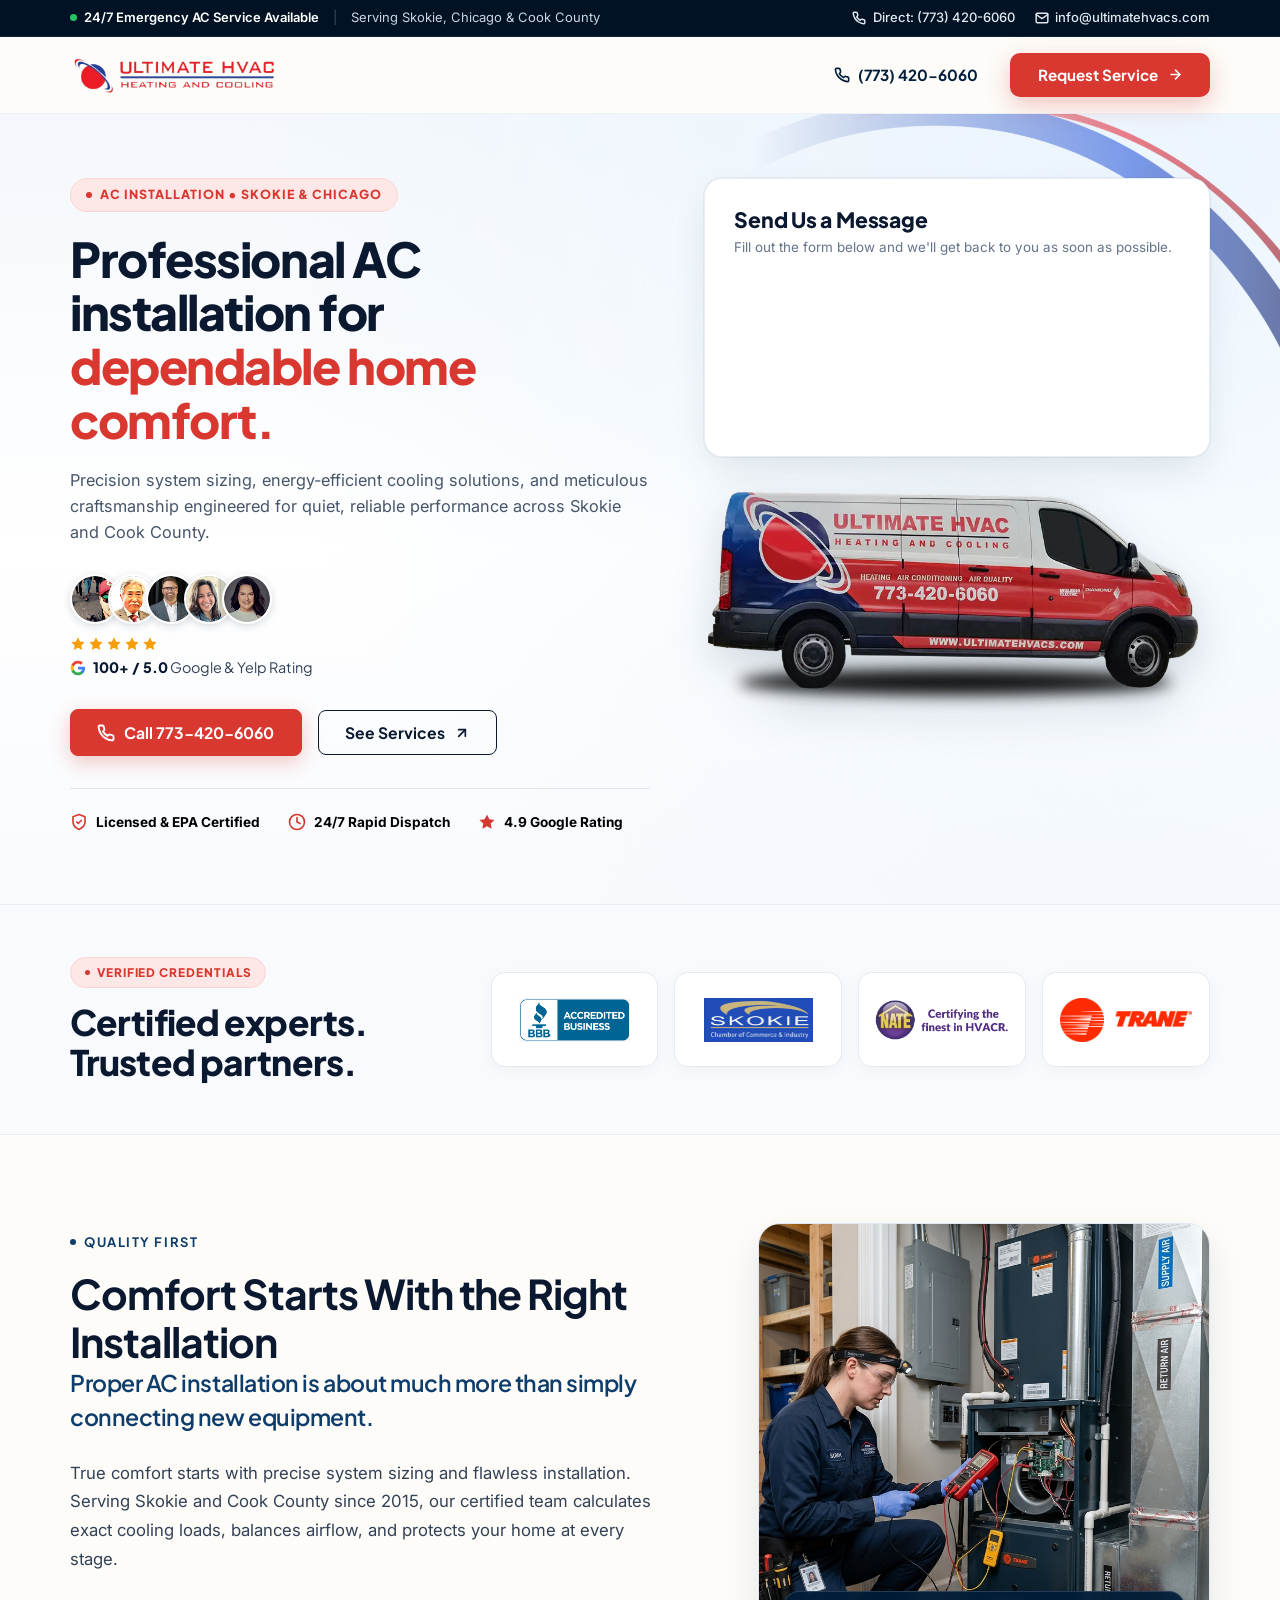
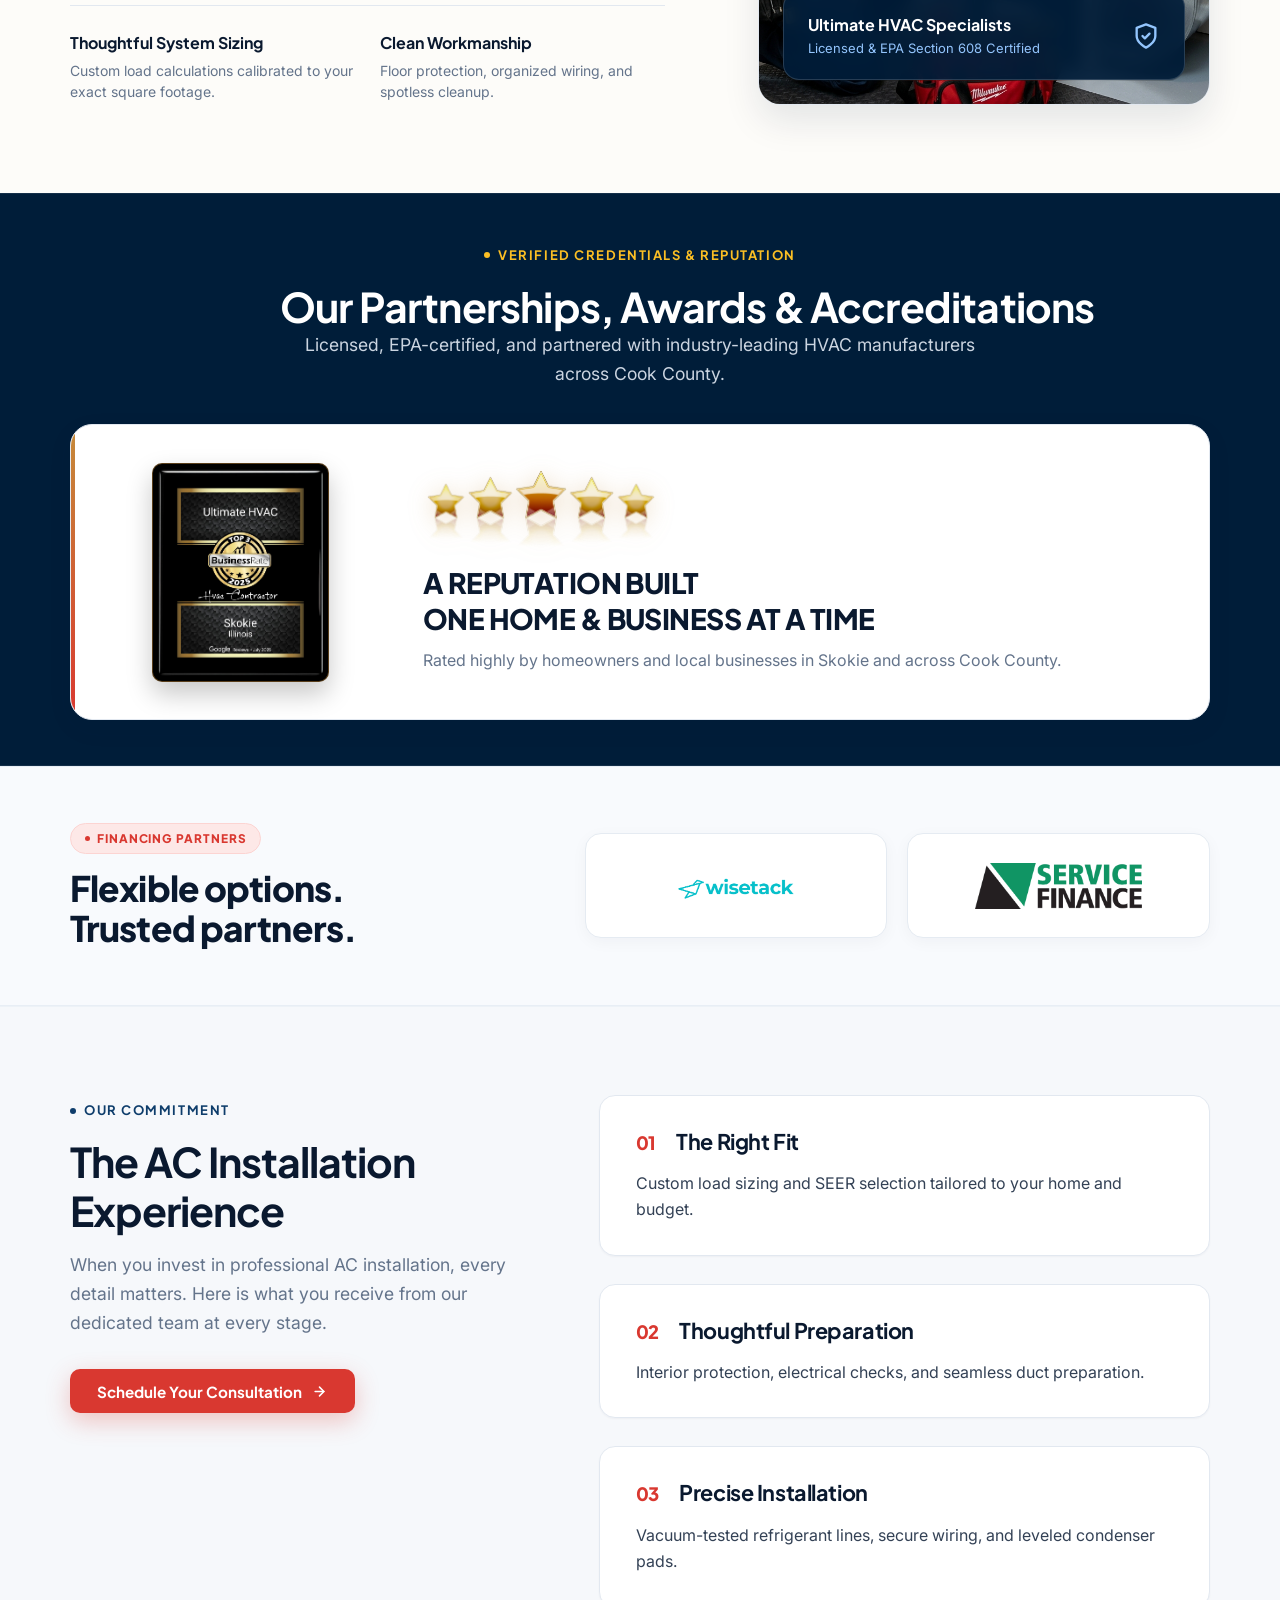
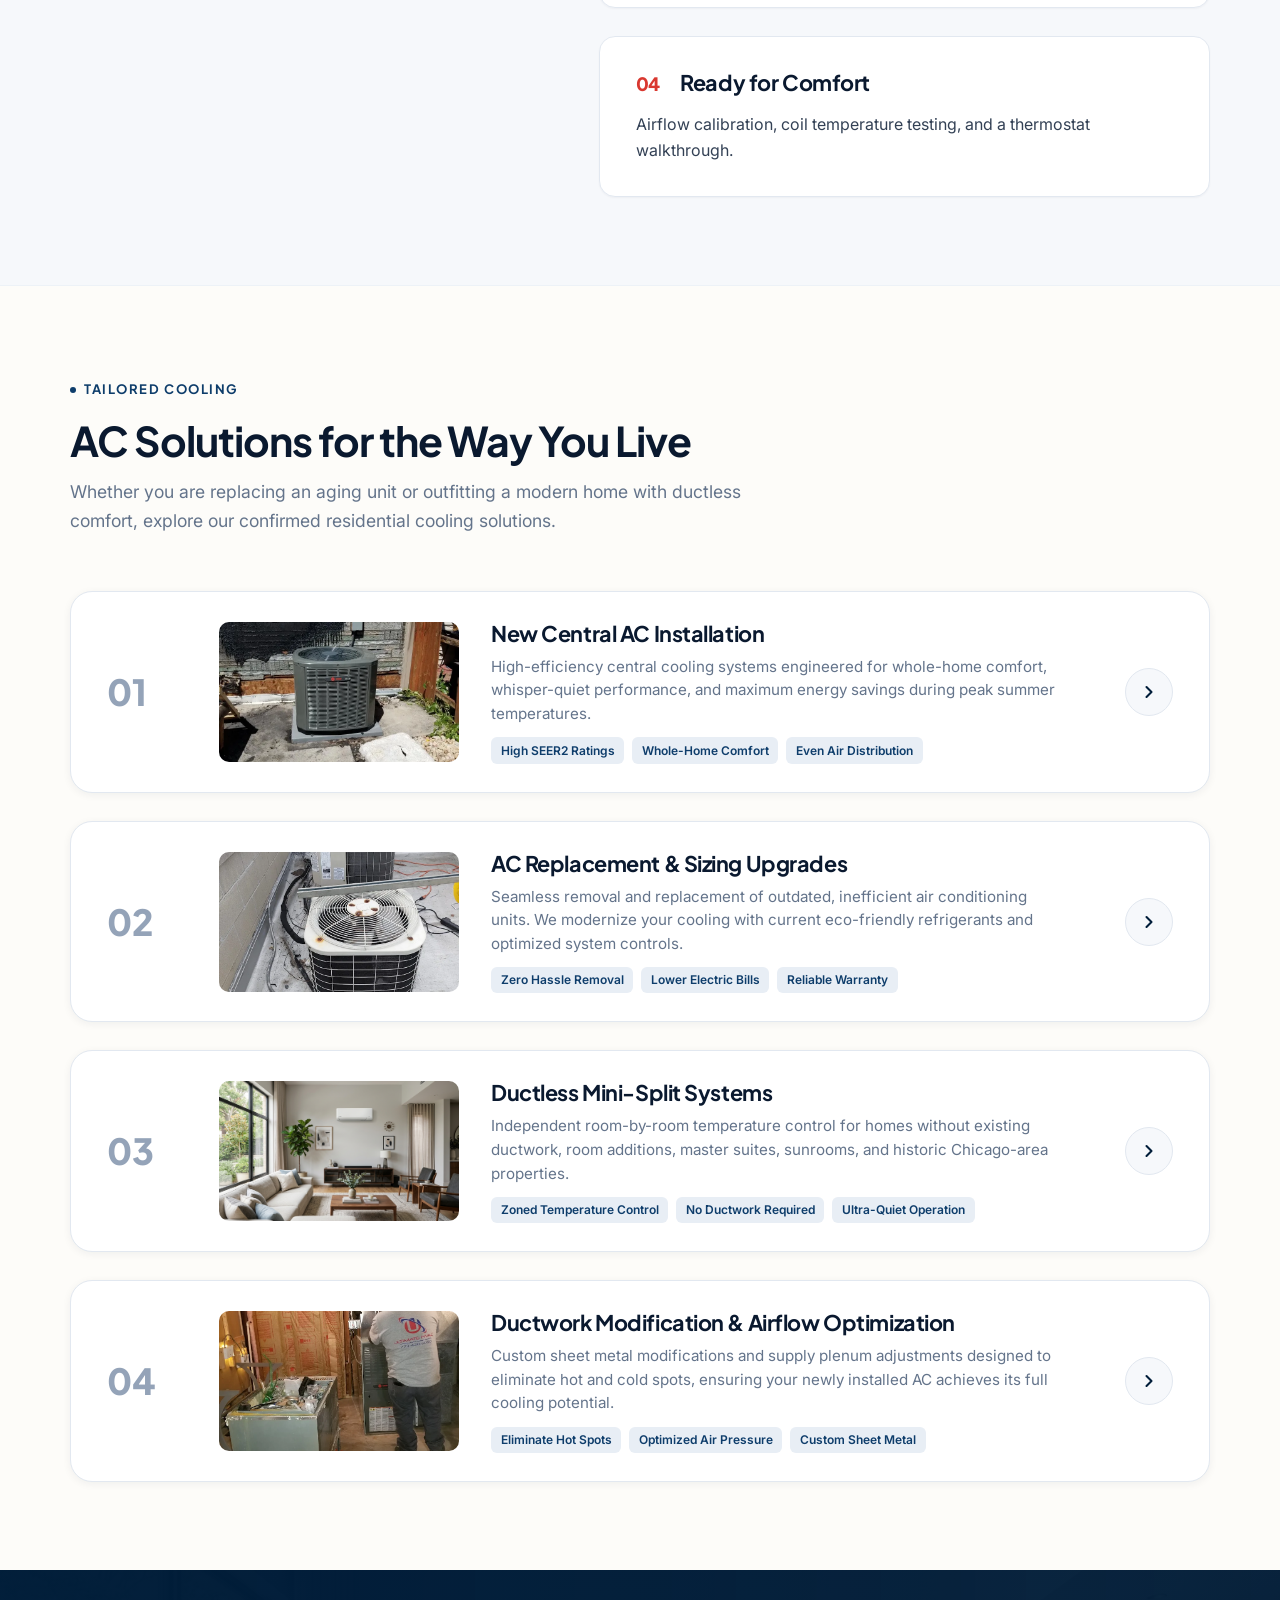
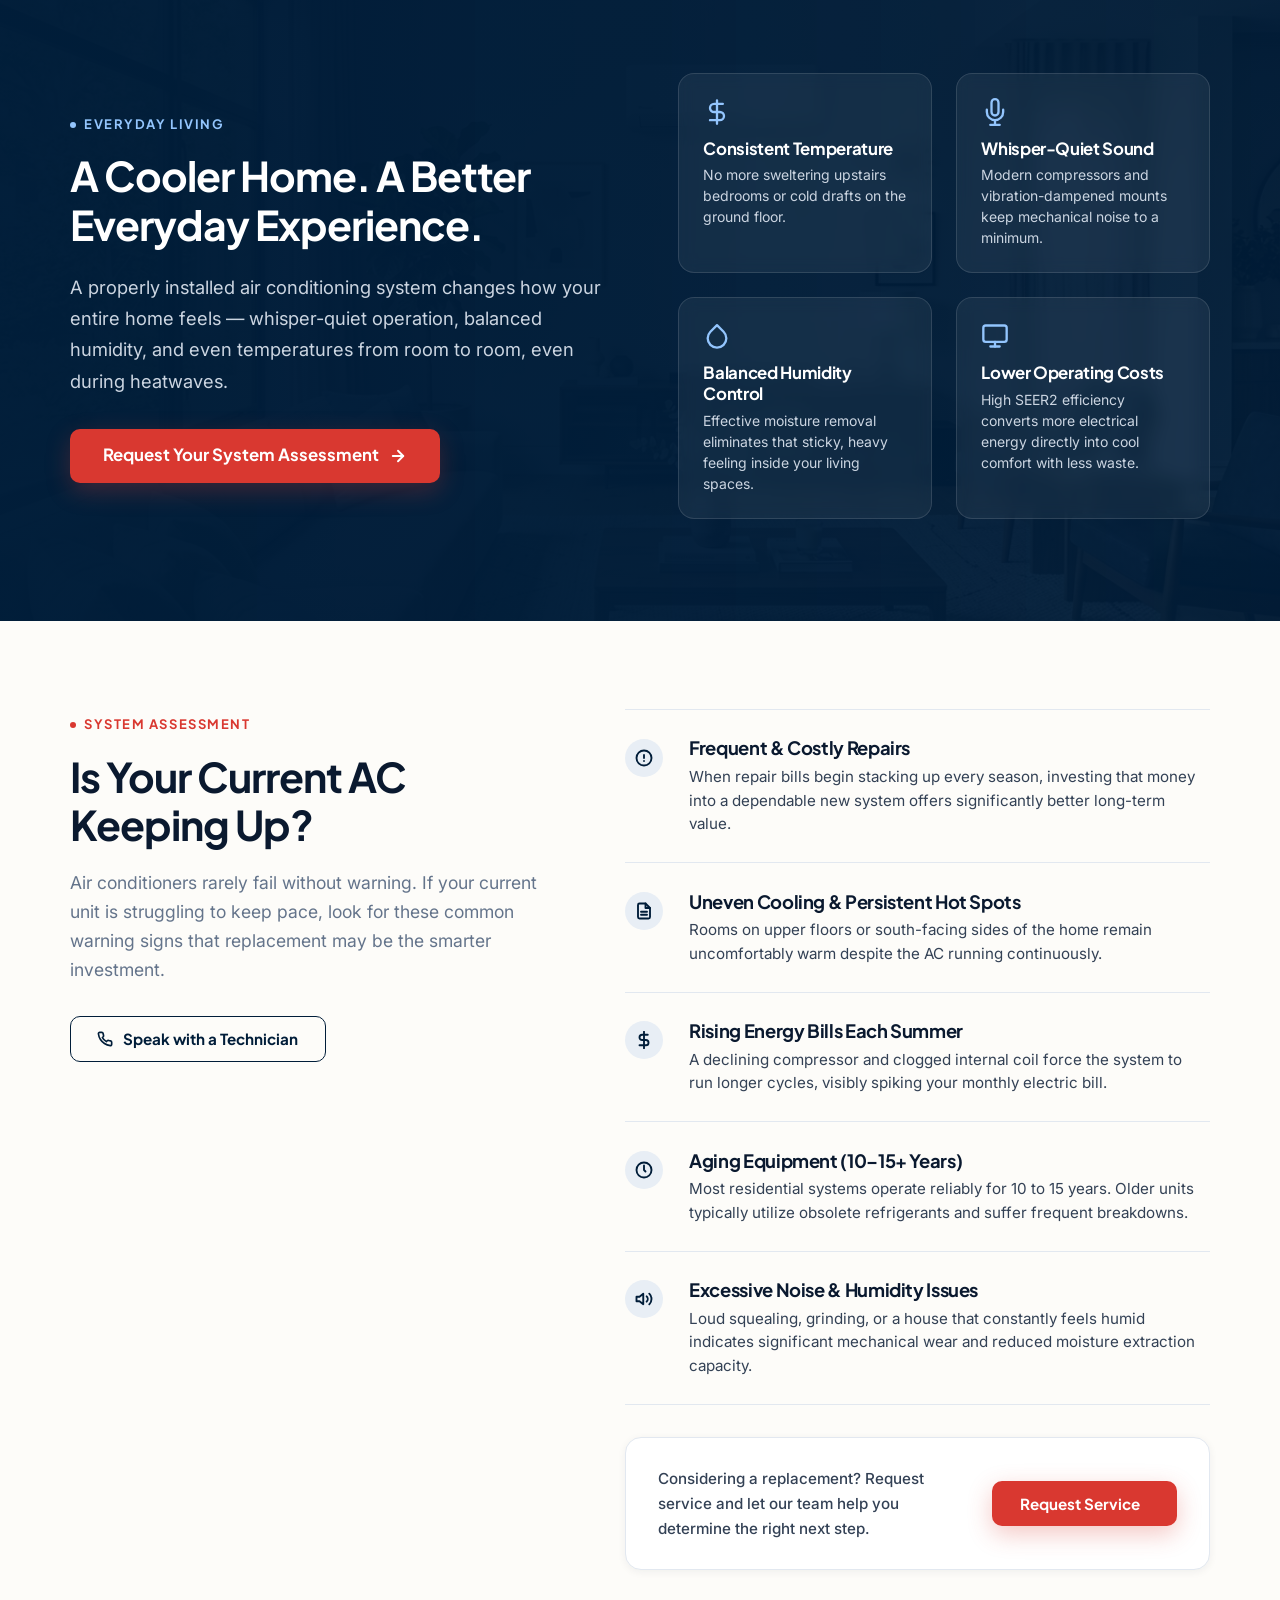
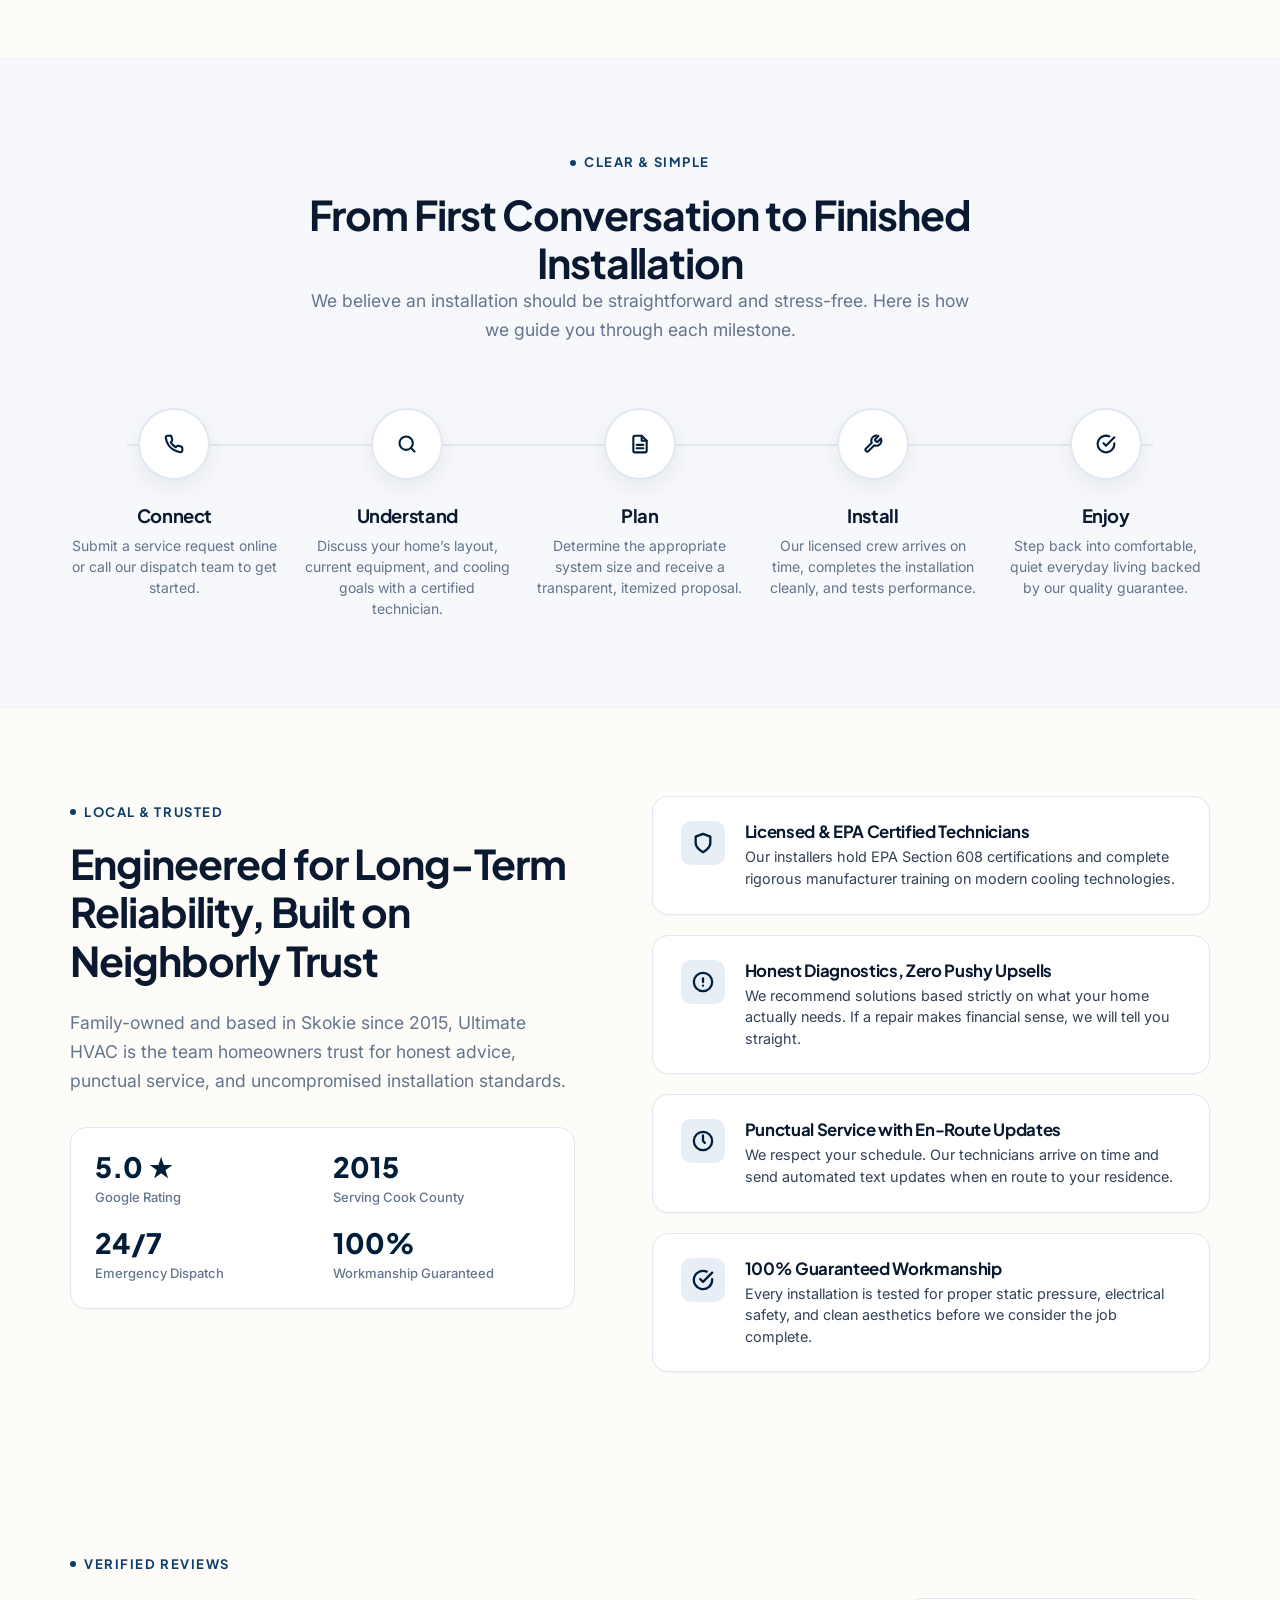
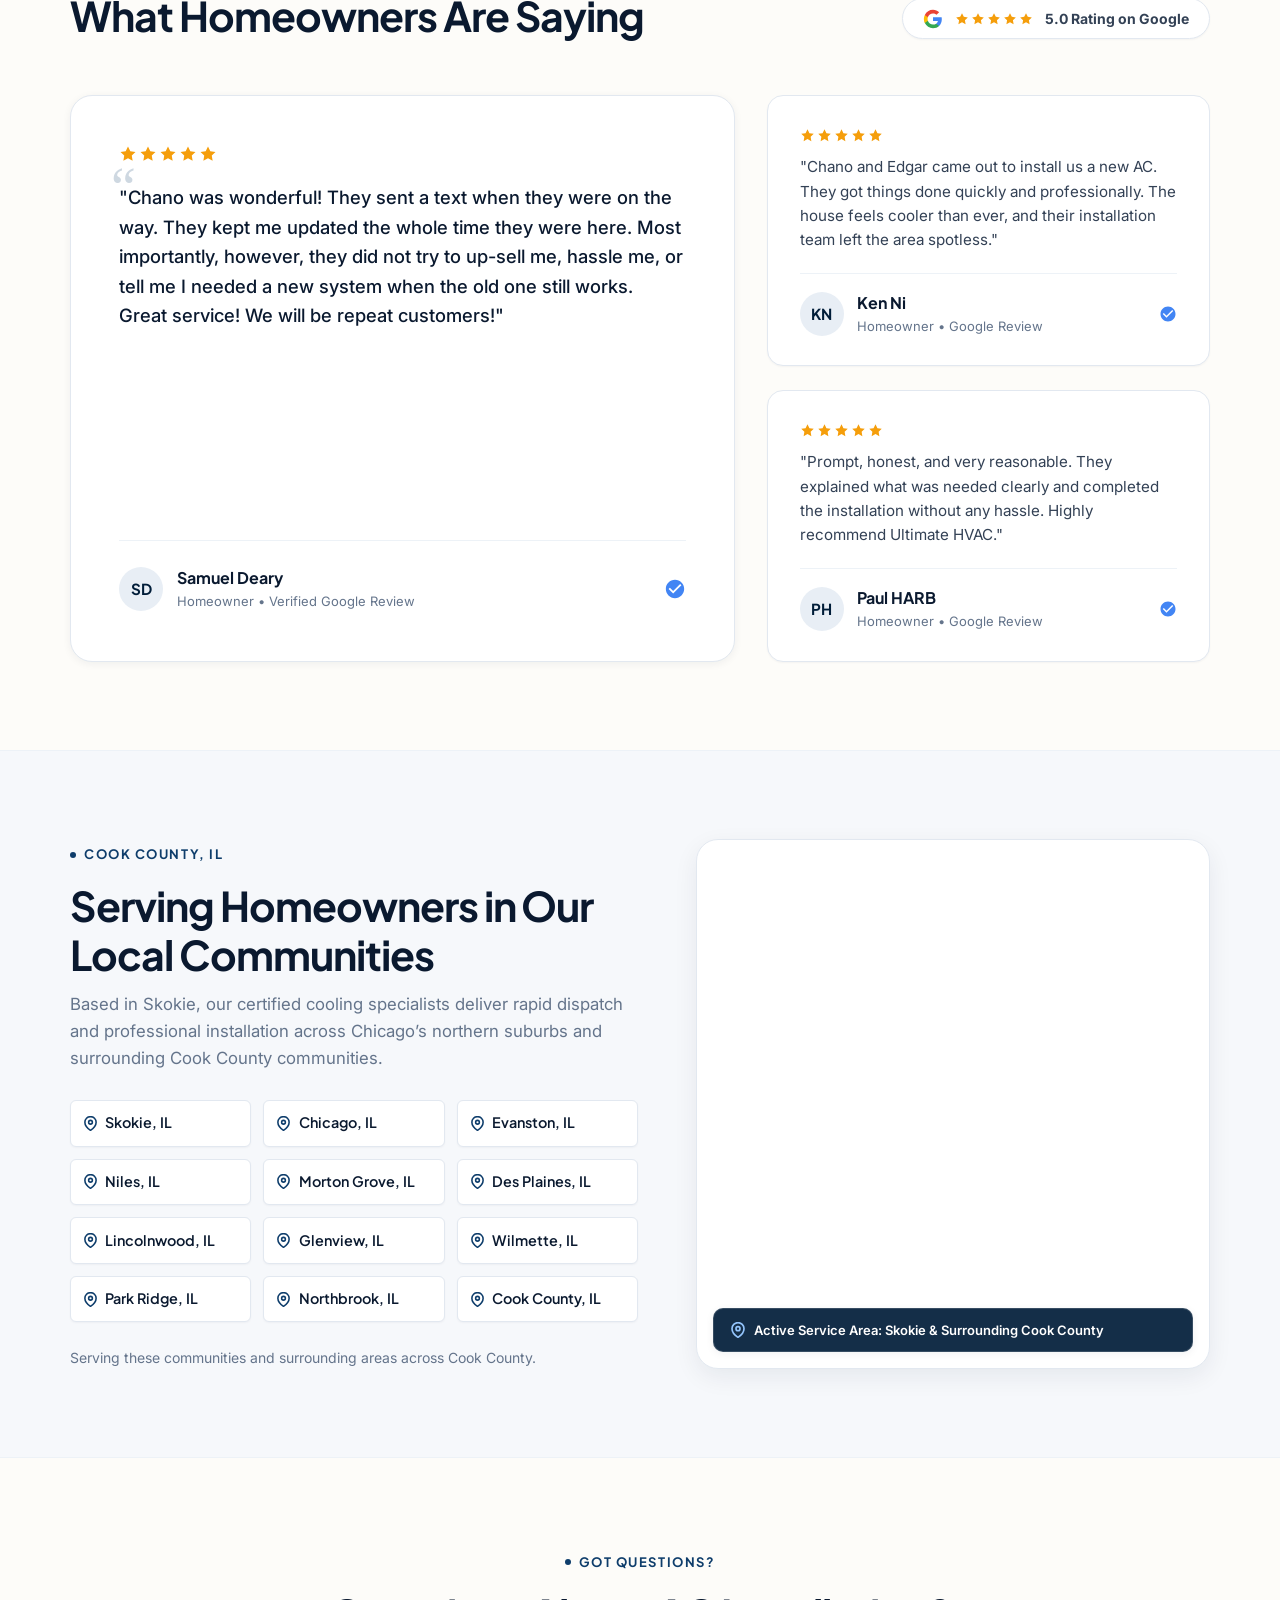
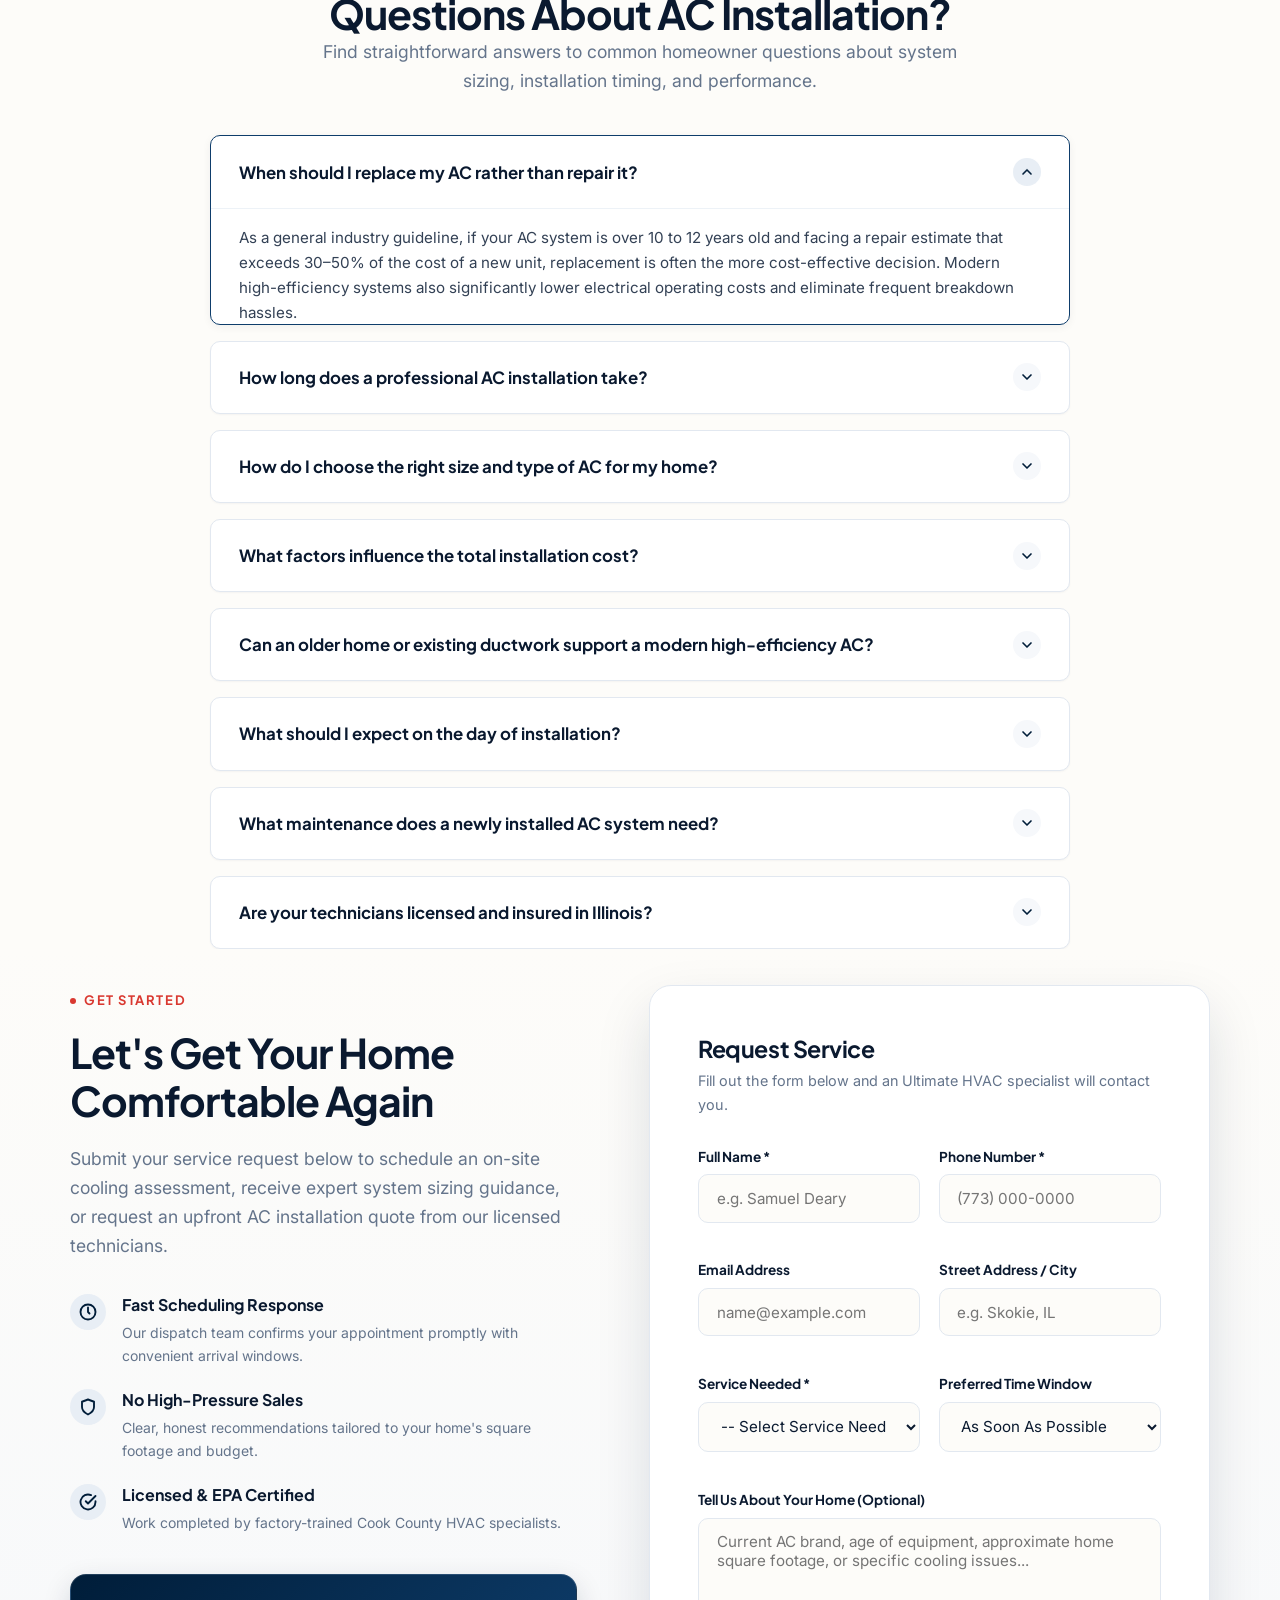
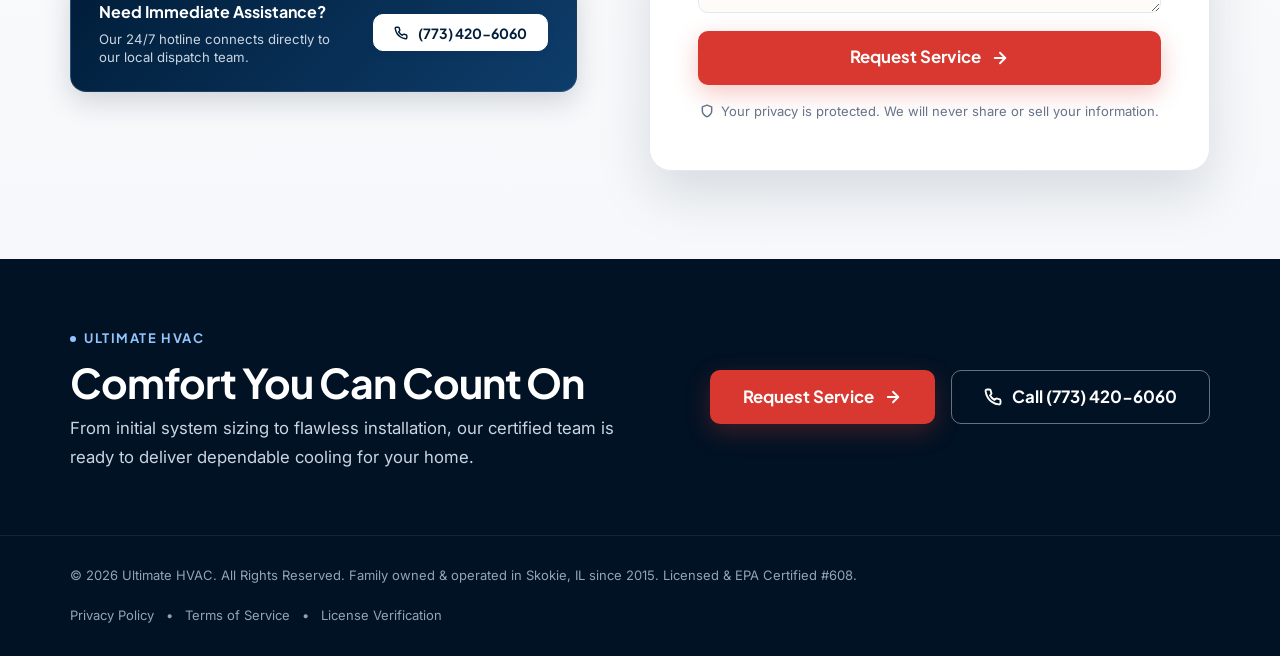
<file: index.html>
<!DOCTYPE html>
<html lang="en">
<head>
  <!-- Google Tag Manager -->
  <script>(function(w,d,s,l,i){w[l]=w[l]||[];w[l].push({'gtm.start':
  new Date().getTime(),event:'gtm.js'});var f=d.getElementsByTagName(s)[0],
  j=d.createElement(s),dl=l!='dataLayer'?'&l='+l:'';j.async=true;j.src=
  'https://www.googletagmanager.com/gtm.js?id='+i+dl;f.parentNode.insertBefore(j,f);
  })(window,document,'script','dataLayer','GTM-KJ3RF74Q');</script>
  <!-- End Google Tag Manager -->
  <meta charset="UTF-8">
  <meta name="viewport" content="width=device-width, initial-scale=1.0">
  <title>Professional AC Installation in Skokie & Chicago, IL | Ultimate HVAC</title>
  <meta name="description" content="Professional AC installation and replacement by Ultimate HVAC. Certified HVAC professionals, licensed technicians, honest pricing, and 24/7 emergency service in Skokie, Chicago & Cook County. Request service today!">
  <link rel="canonical" href="https://staging.advancedmarketers.co/ultimatehvac/ac-installation/">
  <meta http-equiv="refresh" content="0; url=/ac-installation">
  <script>
    window.location.replace("/ac-installation" + window.location.search + window.location.hash);
  </script>
</head>
<body style="font-family: -apple-system, BlinkMacSystemFont, 'Segoe UI', Roboto, sans-serif; display: flex; align-items: center; justify-content: center; min-height: 100vh; margin: 0; background: #FDFCF9; color: #001D39;">
  <!-- Google Tag Manager (noscript) -->
  <noscript><iframe src="https://www.googletagmanager.com/ns.html?id=GTM-KJ3RF74Q"
  height="0" width="0" style="display:none;visibility:hidden"></iframe></noscript>
  <!-- End Google Tag Manager (noscript) -->
  <div style="text-align: center; padding: 2rem;">
    <p style="font-size: 1.125rem; font-weight: 600;">Redirecting to <a href="/ac-installation" style="color: #D93830; text-decoration: underline;">AC Installation</a>...</p>
  </div>
</body>
</html>
</file>
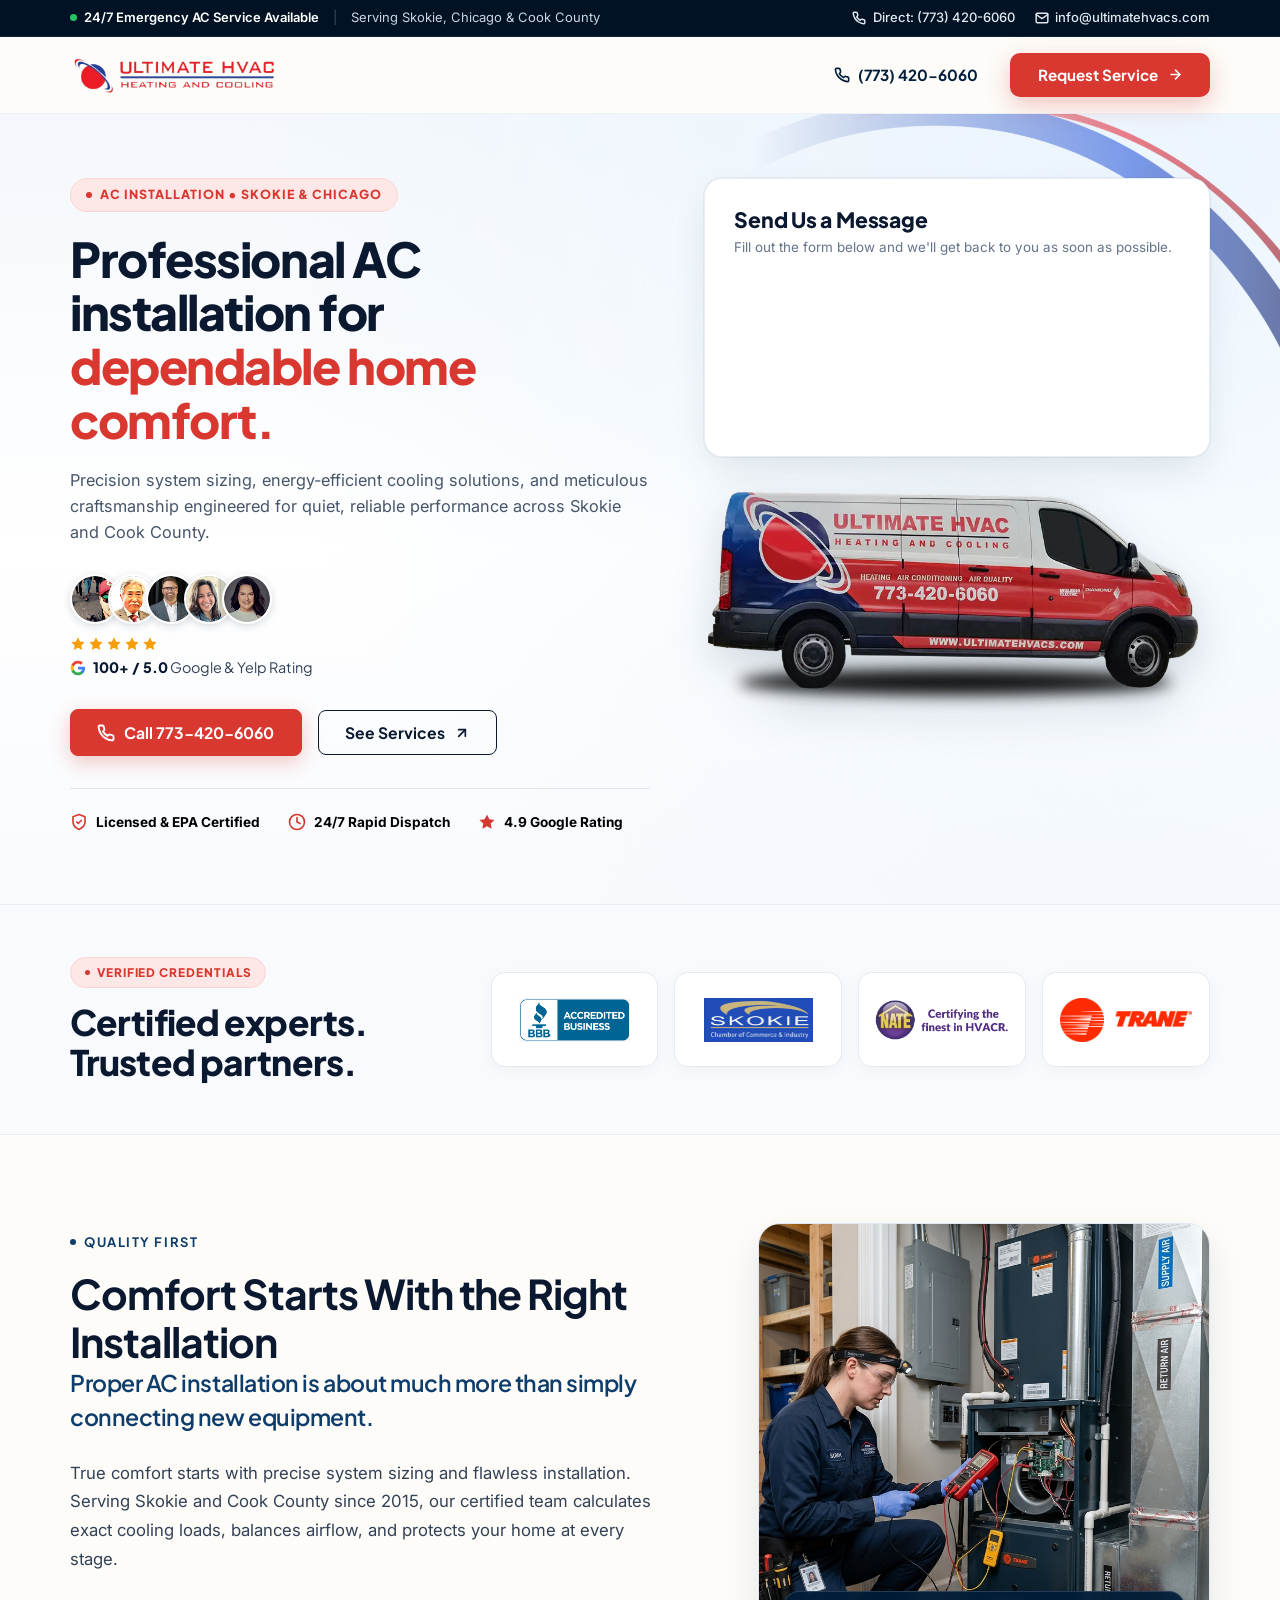
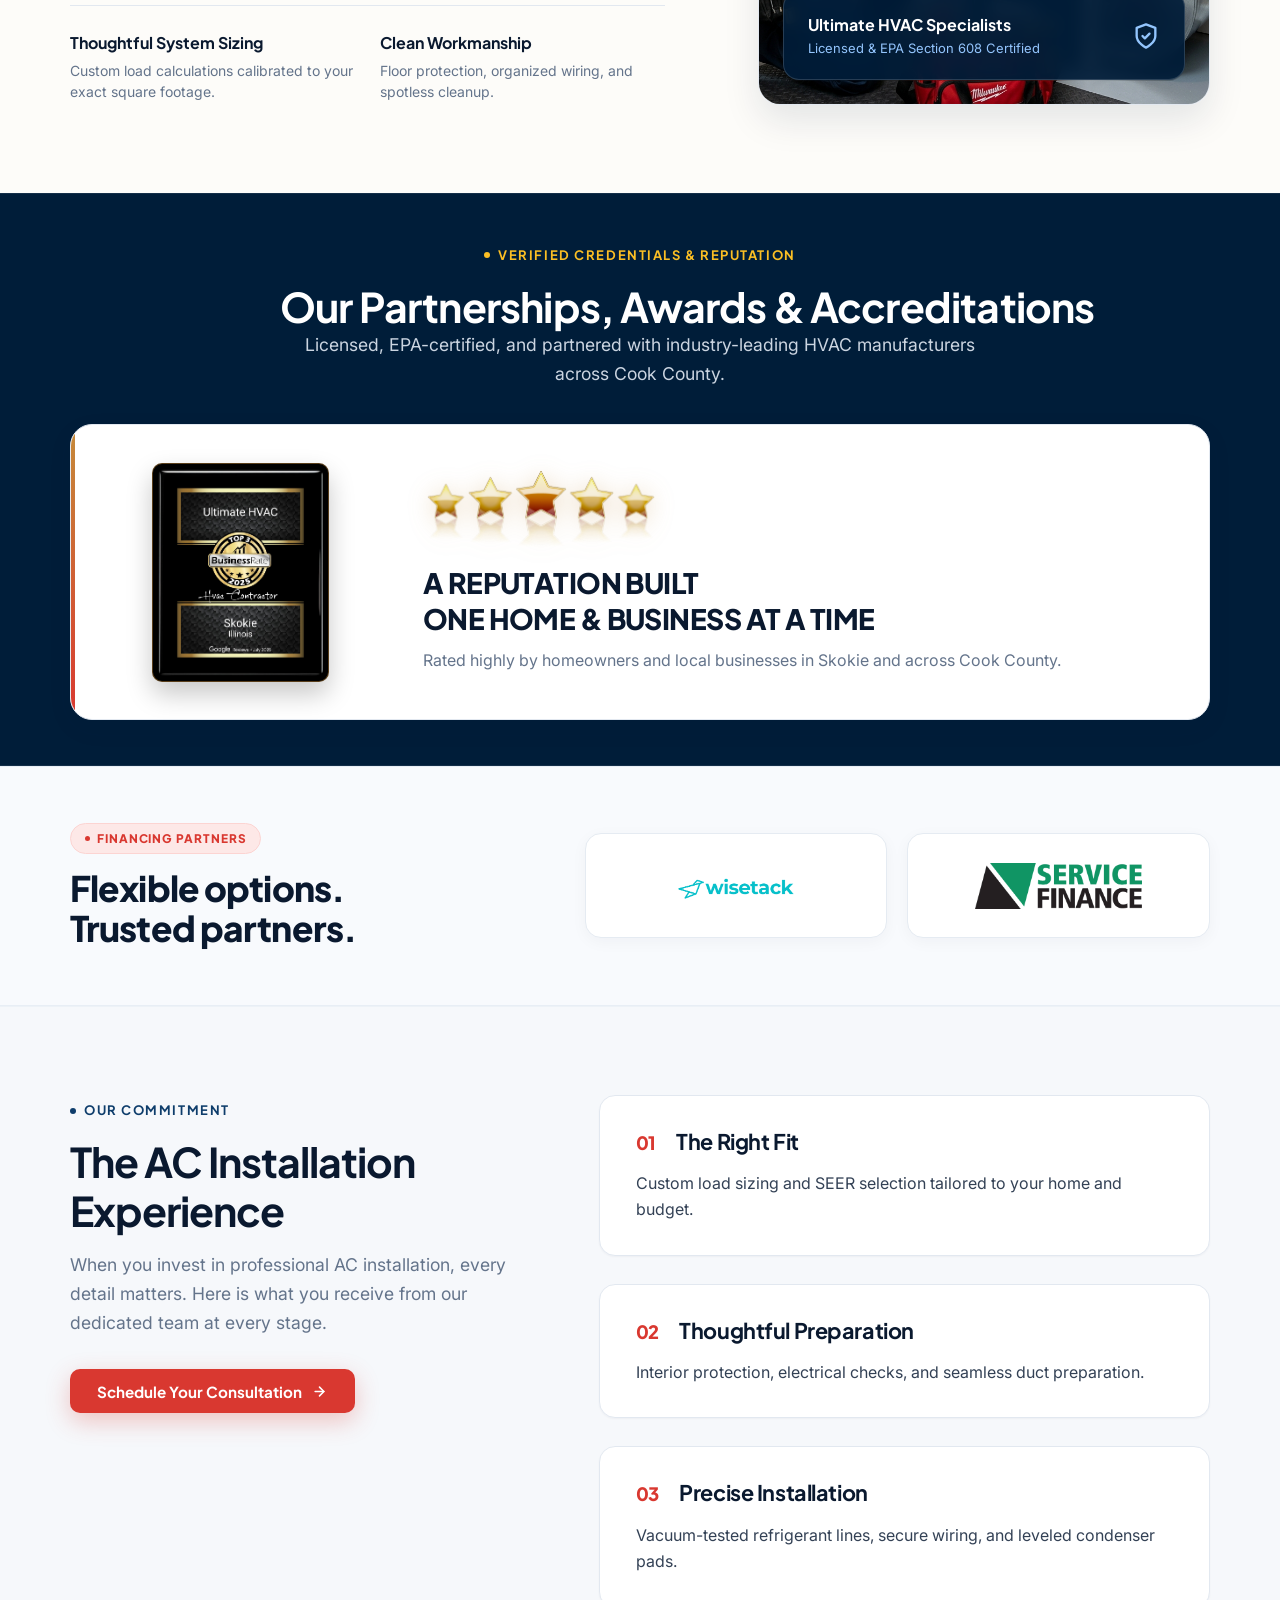
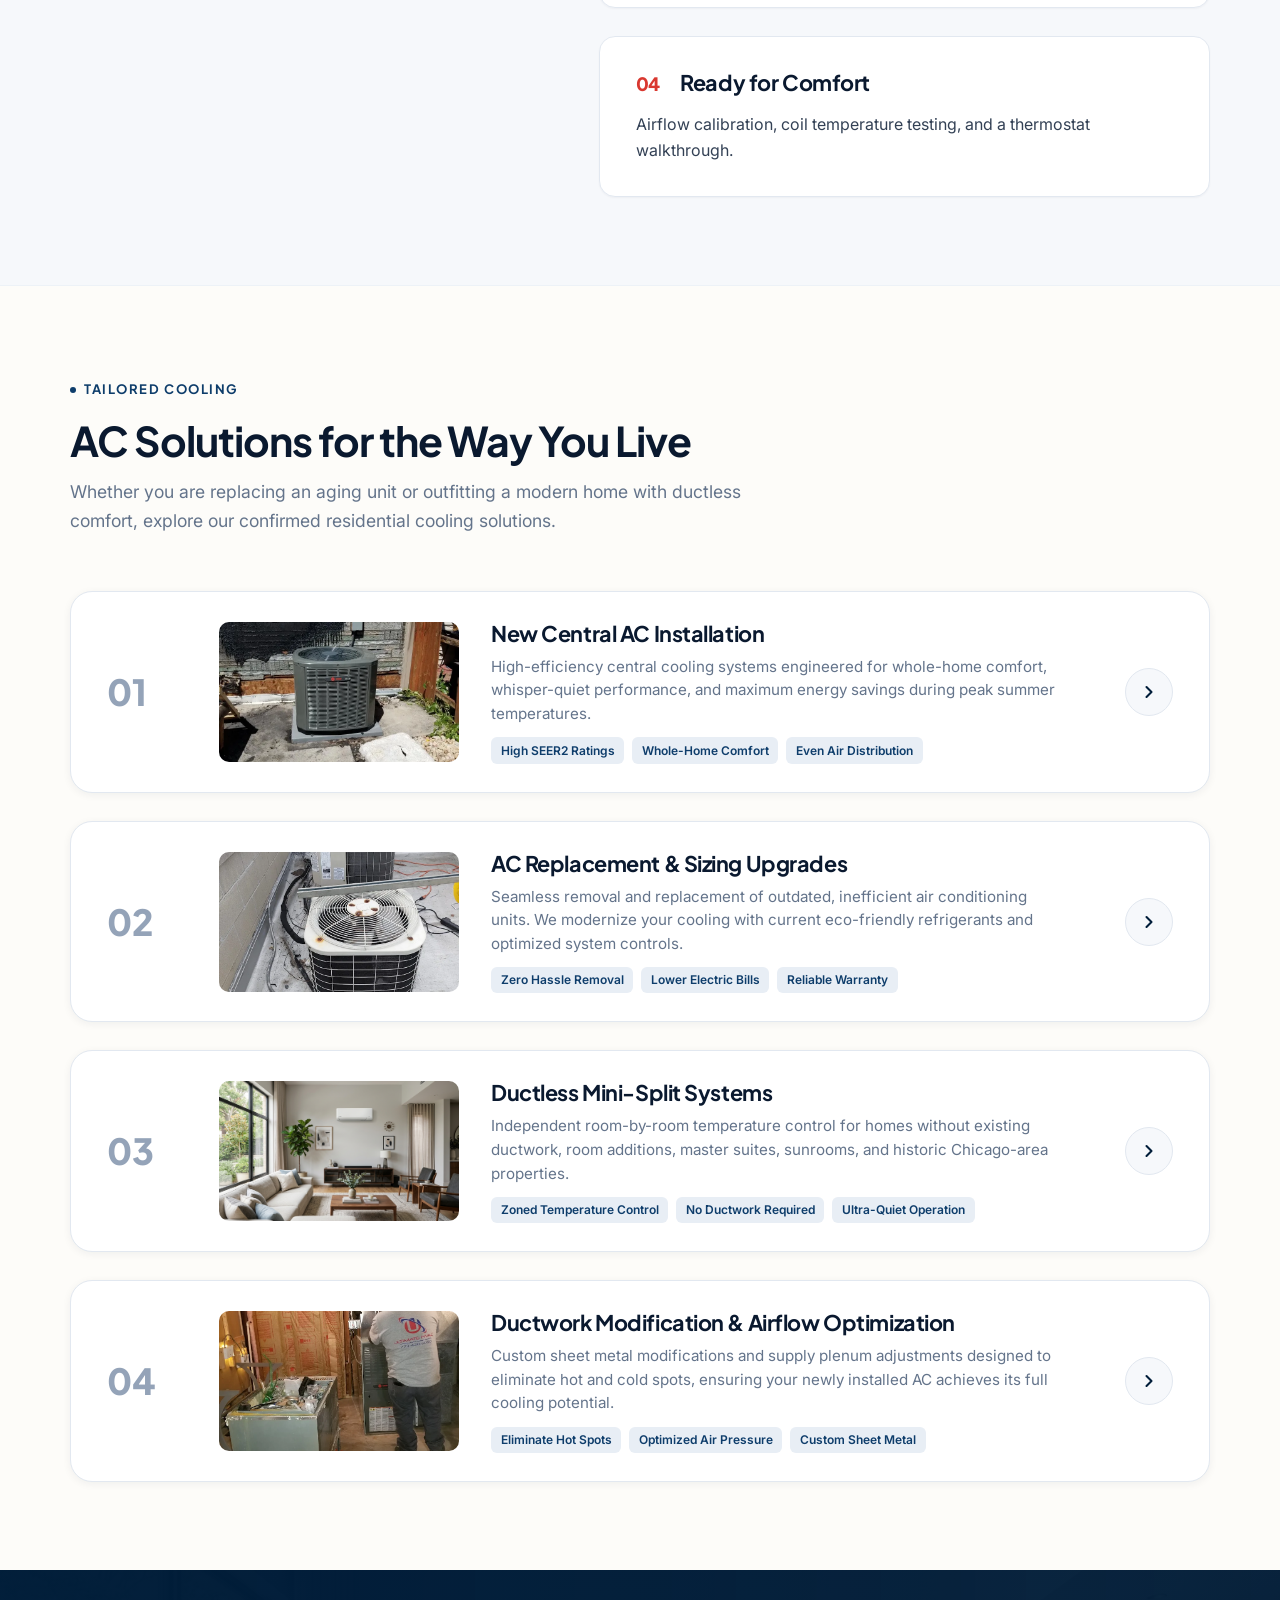
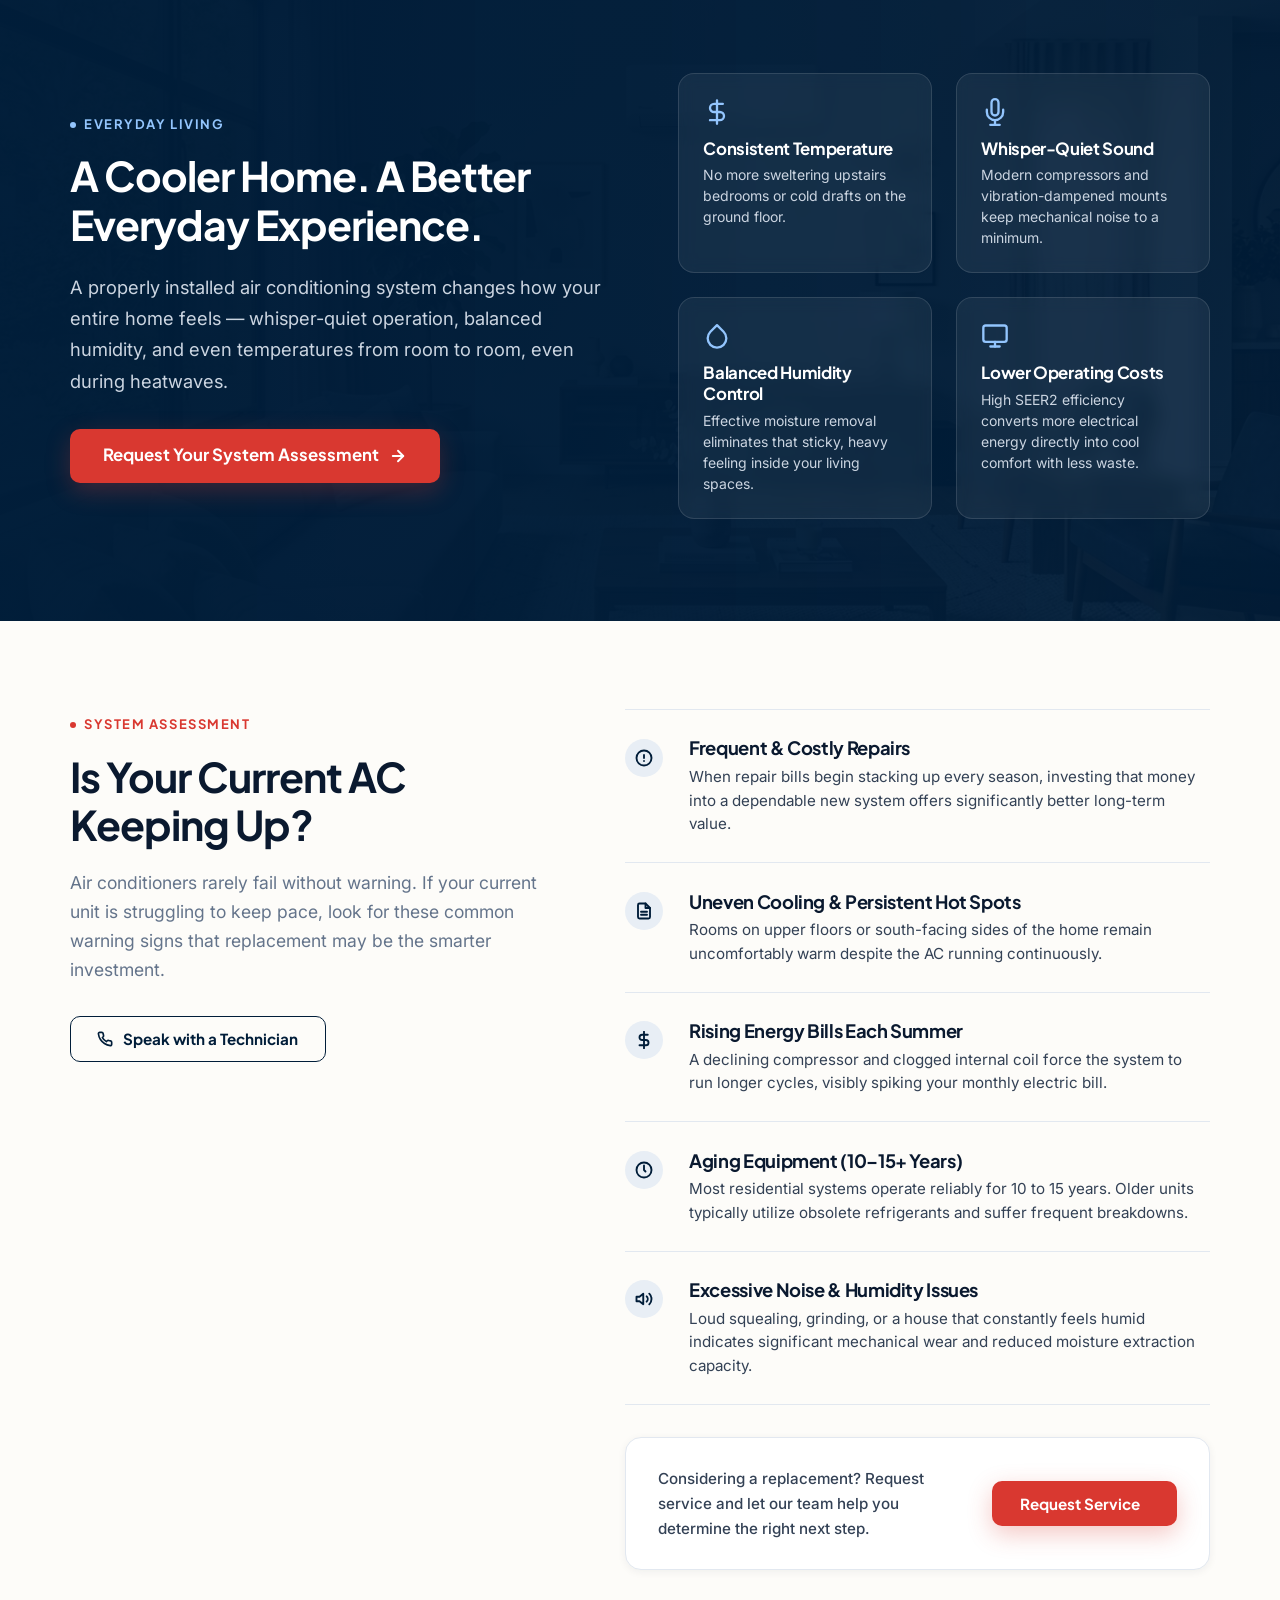
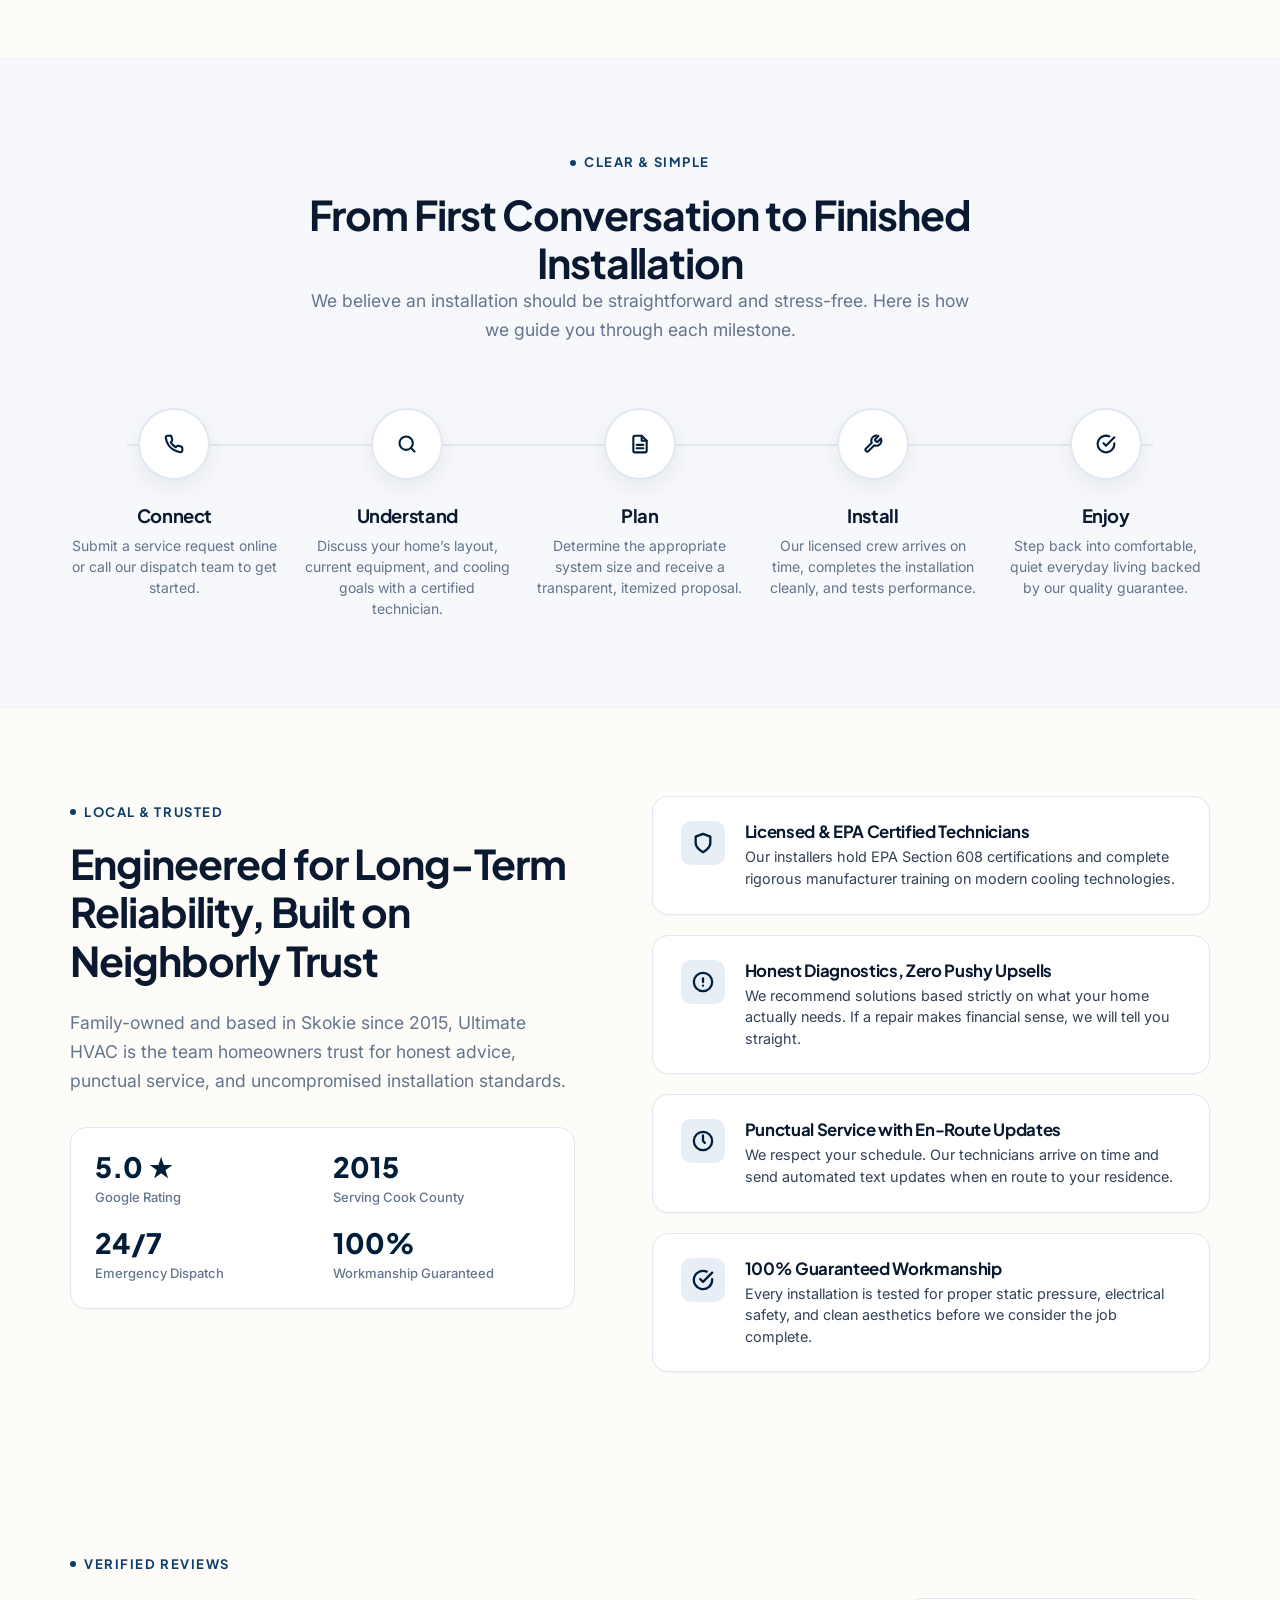
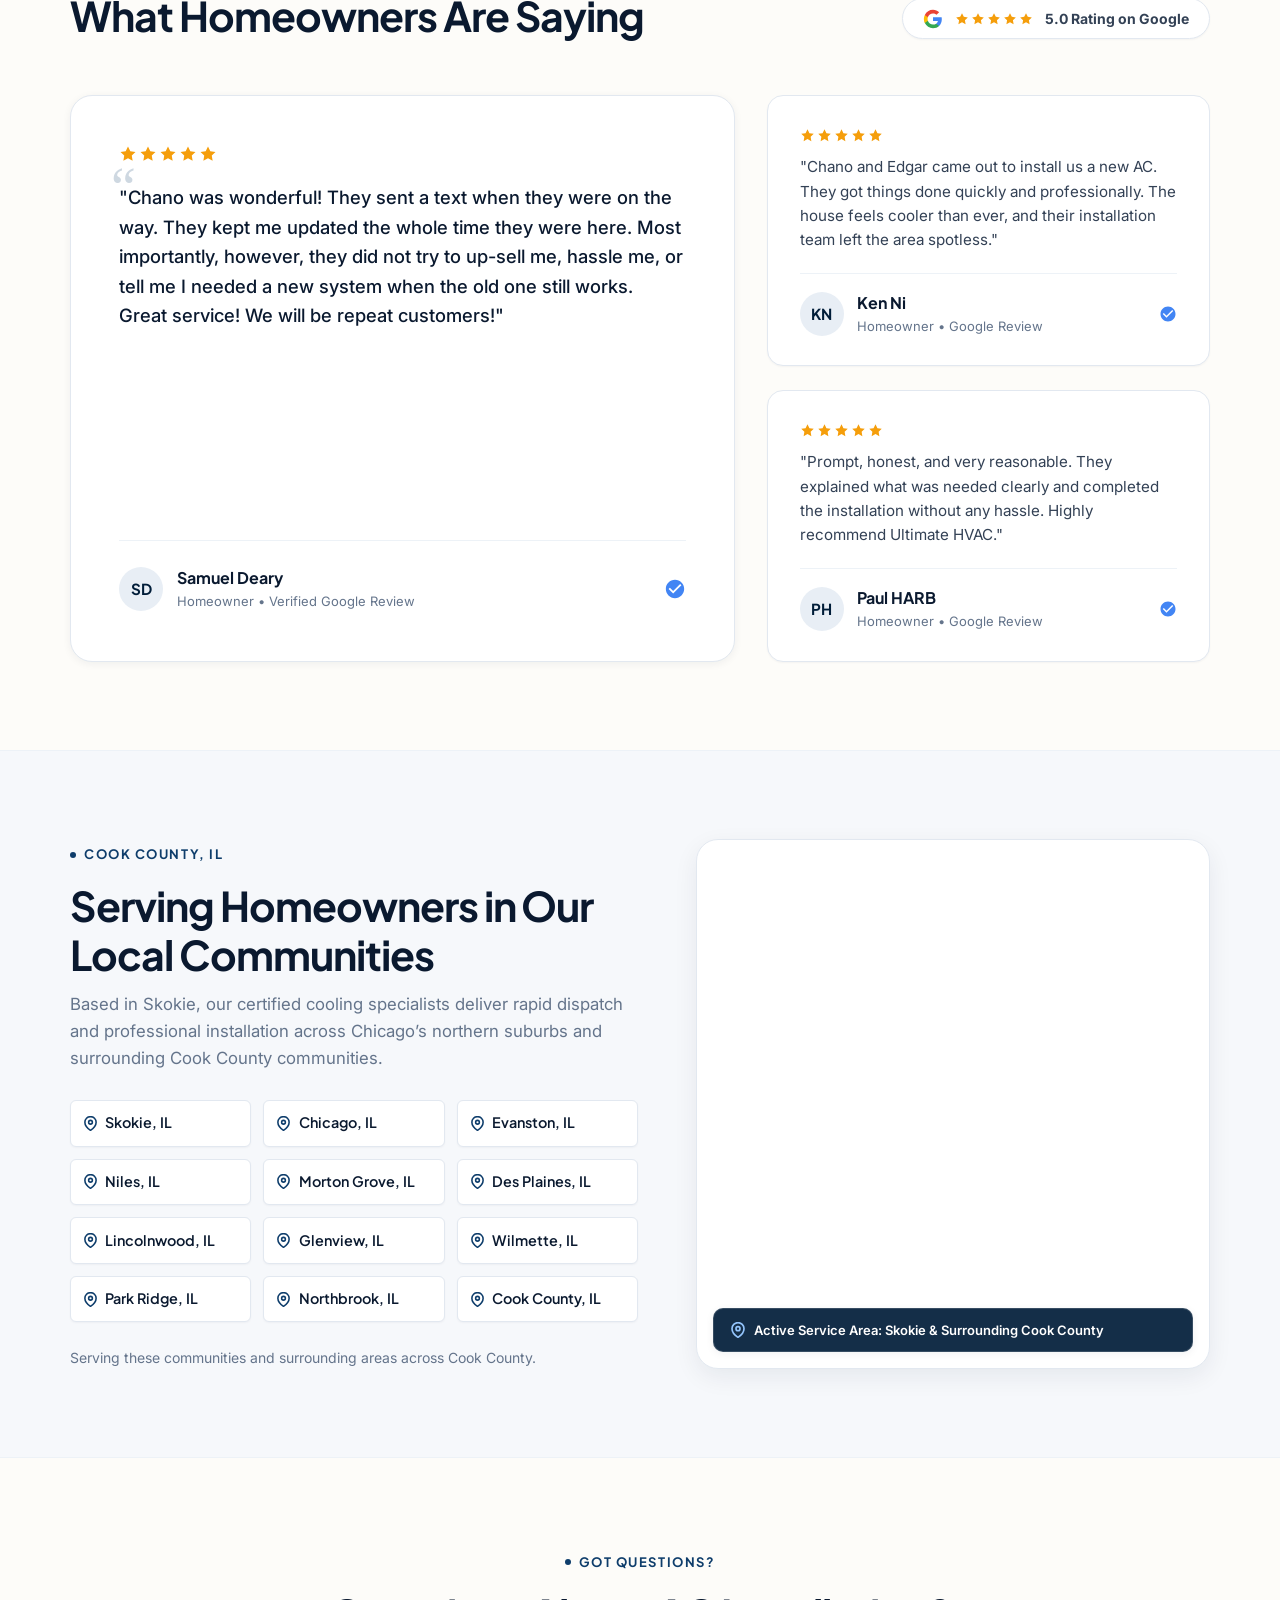
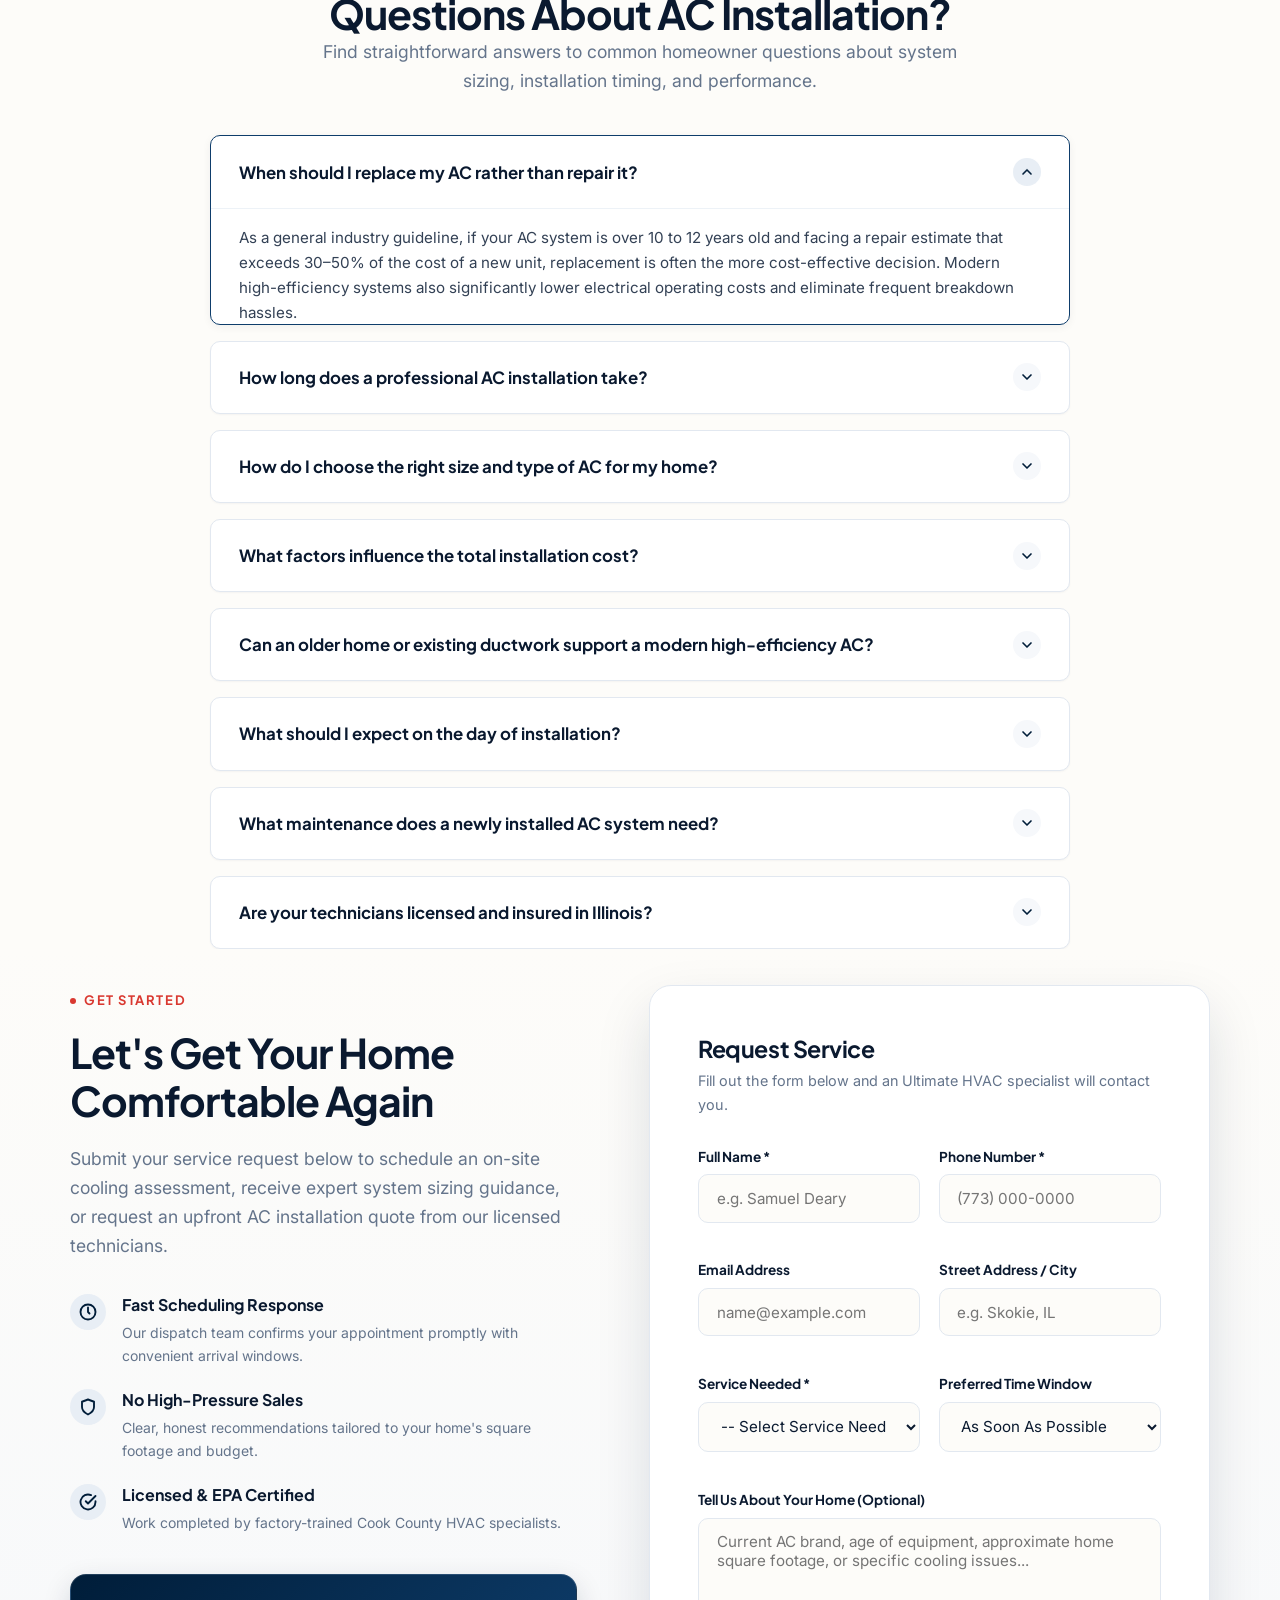
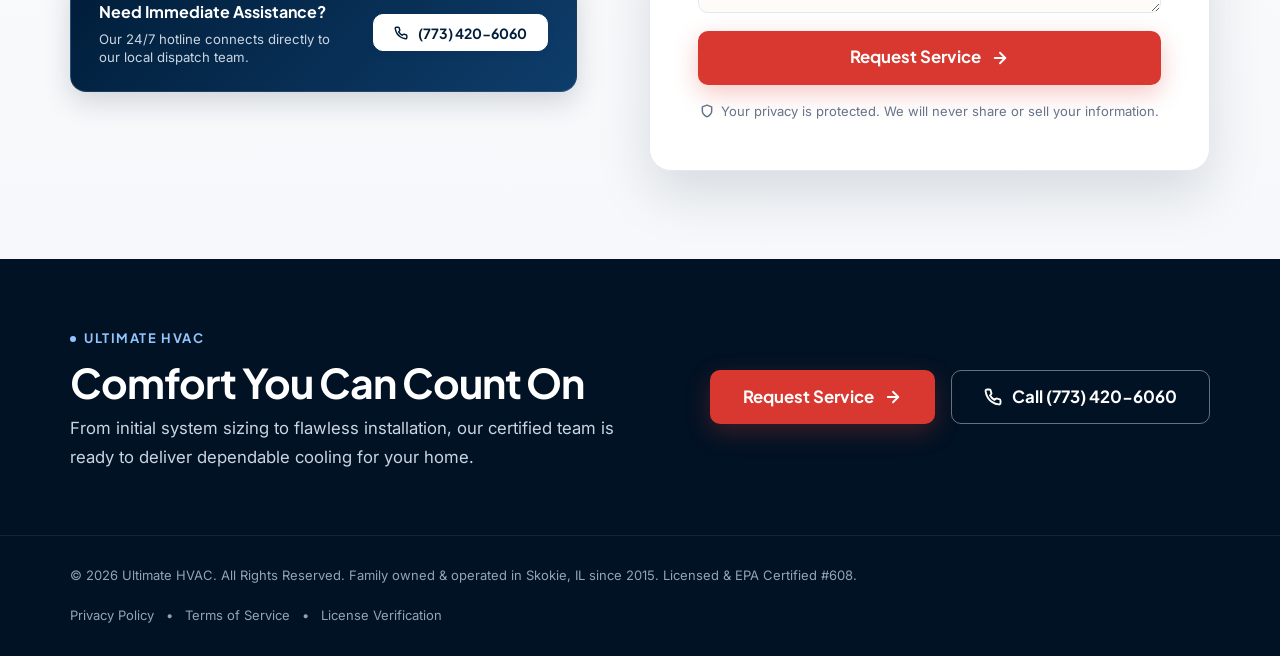
<file: ac-installation/index.html>
<!DOCTYPE html>
<html lang="en">

<head>
  <!-- Google Tag Manager -->
  <script>(function (w, d, s, l, i) {
      w[l] = w[l] || []; w[l].push({
        'gtm.start':
          new Date().getTime(), event: 'gtm.js'
      }); var f = d.getElementsByTagName(s)[0],
        j = d.createElement(s), dl = l != 'dataLayer' ? '&l=' + l : ''; j.async = true; j.src =
          'https://www.googletagmanager.com/gtm.js?id=' + i + dl; f.parentNode.insertBefore(j, f);
    })(window, document, 'script', 'dataLayer', 'GTM-KJ3RF74Q');</script>
  <!-- End Google Tag Manager -->
  <meta charset="UTF-8">
  <meta name="viewport" content="width=device-width, initial-scale=1.0">
  <title>Professional AC Installation | Ultimate HVAC — Skokie & Chicago, IL</title>
  <meta name="description"
    content="Professional AC installation and replacement by Ultimate HVAC. Certified HVAC professionals, licensed technicians, honest pricing, and 24/7 emergency service in Skokie, Chicago & Cook County. Request service today!">
  <link rel="canonical" href="https://staging.advancedmarketers.co/ultimatehvac/ac-installation/">
  <link rel="icon" type="image/webp" href="../assets/images/favicon.webp">

  <!-- OpenGraph Metadata -->
  <meta property="og:title" content="Professional AC Installation | Ultimate HVAC">
  <meta property="og:description"
    content="Professional AC installation for dependable home comfort. Licensed & EPA-certified HVAC specialists serving Skokie, Chicago, and Cook County.">
  <meta property="og:image" content="../assets/images/hero-ac-installation.jpg">
  <meta property="og:type" content="website">

  <!-- Stylesheets (Dual live & local resolver) -->
  <link rel="stylesheet" href="/css/styles.css">
  <link rel="stylesheet" href="../css/styles.css">
  <link rel="stylesheet" href="ac-installation.css">
  <link rel="stylesheet" href="/ac-installation/ac-installation.css">

  <!-- Schema.org LocalBusiness Structured Data -->
  <script type="application/ld+json">
  {
    "@context": "https://schema.org",
    "@type": "HVACBusiness",
    "name": "Ultimate HVAC",
    "image": "../assets/images/logo.png",
    "telephone": "773-420-6060",
    "email": "info@ultimatehvacs.com",
    "address": {
      "@type": "PostalAddress",
      "addressLocality": "Skokie",
      "addressRegion": "IL",
      "addressCountry": "US"
    },
    "areaServed": ["Skokie", "Chicago", "Evanston", "Niles", "Morton Grove", "Des Plaines", "Lincolnwood", "Glenview", "Wilmette", "Park Ridge", "Northbrook", "Cook County"],
    "aggregateRating": {
      "@type": "AggregateRating",
      "ratingValue": "5.0",
      "reviewCount": "100"
    },
    "openingHoursSpecification": [
      {
        "@type": "OpeningHoursSpecification",
        "dayOfWeek": ["Monday", "Tuesday", "Wednesday", "Thursday", "Friday"],
        "opens": "07:00",
        "closes": "17:00"
      },
      {
        "@type": "OpeningHoursSpecification",
        "dayOfWeek": ["Monday", "Tuesday", "Wednesday", "Thursday", "Friday", "Saturday", "Sunday"],
        "description": "24/7 Emergency Service Available"
      }
    ]
  }
  </script>
</head>

<body id="top">
  <!-- Google Tag Manager (noscript) -->
  <noscript><iframe src="https://www.googletagmanager.com/ns.html?id=GTM-KJ3RF74Q" height="0" width="0"
      style="display:none;visibility:hidden"></iframe></noscript>
  <!-- End Google Tag Manager (noscript) -->

  <!-- ==========================================================================
       Top Alert Bar
       ========================================================================== -->
  <div class="top-bar" id="top-bar">
    <div class="container top-bar-inner">
      <div class="top-bar-left">
        <span class="emergency-pulse">
          <span class="pulse-dot" aria-hidden="true"></span>
          24/7 Emergency AC Service Available
        </span>
        <span style="opacity: 0.3;">|</span>
        <span>Serving Skokie, Chicago & Cook County</span>
      </div>
      <div class="top-bar-right">
        <a href="tel:773-420-6060" class="top-bar-link" id="topbar-phone-link">
          <svg width="14" height="14" viewBox="0 0 24 24" fill="none" stroke="currentColor" stroke-width="2.5"
            stroke-linecap="round" stroke-linejoin="round" aria-hidden="true">
            <path
              d="M22 16.92v3a2 2 0 0 1-2.18 2 19.79 19.79 0 0 1-8.63-3.07 19.5 19.5 0 0 1-6-6 19.79 19.79 0 0 1-3.07-8.67A2 2 0 0 1 4.11 2h3a2 2 0 0 1 2 1.72 12.84 12.84 0 0 0 .7 2.81 2 2 0 0 1-.45 2.11L8.09 9.91a16 16 0 0 0 6 6l1.27-1.27a2 2 0 0 1 2.11-.45 12.84 12.84 0 0 0 2.81.7A2 2 0 0 1 22 16.92z" />
          </svg>
          Direct: (773) 420-6060
        </a>
        <a href="mailto:info@ultimatehvacs.com" class="top-bar-link" id="topbar-email-link">
          <svg width="14" height="14" viewBox="0 0 24 24" fill="none" stroke="currentColor" stroke-width="2.5"
            stroke-linecap="round" stroke-linejoin="round" aria-hidden="true">
            <path d="M4 4h16c1.1 0 2 .9 2 2v12c0 1.1-.9 2-2 2H4c-1.1 0-2-.9-2-2V6c0-1.1.9-2 2-2z" />
            <polyline points="22,6 12,13 2,6" />
          </svg>
          info@ultimatehvacs.com
        </a>
      </div>
    </div>
  </div> <!-- ==========================================================================
       Site Header
       ========================================================================== -->
  <header class="site-header" id="main-header">
    <div class="container header-inner">
      <a href="#top" class="logo-wrapper" id="header-logo-link" aria-label="Ultimate HVAC Homepage">
        <img src="../assets/images/logo.png" alt="Ultimate HVAC - Heating & Air Conditioning" class="brand-logo"
          width="220" height="42">
      </a>

      <!-- Header Actions (Direct Phone + Request Service) -->
      <div class="header-actions">
        <a href="tel:773-420-6060" class="header-phone-link" id="header-phone-btn">
          <svg width="16" height="16" viewBox="0 0 24 24" fill="none" stroke="currentColor" stroke-width="2.5"
            stroke-linecap="round" stroke-linejoin="round" aria-hidden="true">
            <path
              d="M22 16.92v3a2 2 0 0 1-2.18 2 19.79 19.79 0 0 1-8.63-3.07 19.5 19.5 0 0 1-6-6 19.79 19.79 0 0 1-3.07-8.67A2 2 0 0 1 4.11 2h3a2 2 0 0 1 2 1.72 12.84 12.84 0 0 0 .7 2.81 2 2 0 0 1-.45 2.11L8.09 9.91a16 16 0 0 0 6 6l1.27-1.27a2 2 0 0 1 2.11-.45 12.84 12.84 0 0 0 2.81.7A2 2 0 0 1 22 16.92z" />
          </svg>
          <span>(773) 420-6060</span>
        </a>
        <a href="#request-service" class="btn btn-primary" id="header-request-btn">
          Request Service
          <svg width="15" height="15" viewBox="0 0 24 24" fill="none" stroke="currentColor" stroke-width="2.5"
            stroke-linecap="round" stroke-linejoin="round" aria-hidden="true">
            <line x1="5" y1="12" x2="19" y2="12" />
            <polyline points="12 5 19 12 12 19" />
          </svg>
        </a>
      </div>
    </div>
  </header>

  <main id="main-content">
    <!-- ==========================================================================
         01 — REDESIGNED HERO SECTION (REFERENCE MATCH)
         ========================================================================== -->
    <section class="hero-editorial" id="hero">
      <div class="hero-background-wrap" aria-hidden="true">
        <img src="../assets/images/Hero Background.png" alt="" class="hero-bg-wave-img" width="1440" height="600"
          loading="eager">
        <div class="hero-bg-gradient-fill"></div>
      </div>

      <div class="container hero-container">
        <div class="hero-layout-grid">
          <!-- Left Editorial Content Column -->
          <div class="hero-editorial-content">
            <div class="hero-tagline-eyebrow">
              <span class="eyebrow-dot" aria-hidden="true"></span>
              <span>AC INSTALLATION &bull; SKOKIE &amp; CHICAGO</span>
            </div>

            <h1 class="hero-editorial-h1" id="hero-title">
              Professional AC installation for <span class="hero-accent-text">dependable home comfort.</span>
            </h1>

            <p class="hero-lead-text">
              Precision system sizing, energy-efficient cooling solutions, and meticulous craftsmanship engineered for
              quiet, reliable performance across Skokie and Cook County.
            </p>

            <!-- Social Proof Avatar Stack & Google/Yelp Rating -->
            <div class="hero-social-proof-block">
              <div class="hero-avatar-stack" aria-label="Customer Reviews">
                <img src="../assets/images/customer-avatar-1.png" alt="Samuel Deary - Verified Customer"
                  class="hero-avatar-img" width="50" height="50" loading="eager">
                <img src="../assets/images/customer-avatar-2.png" alt="Ken Ni - Verified Customer"
                  class="hero-avatar-img" width="50" height="50" loading="eager">
                <img src="../assets/images/customer-avatar-3.png" alt="Paul Harb - Verified Customer"
                  class="hero-avatar-img" width="50" height="50" loading="eager">
                <img src="../assets/images/customer-avatar-4.png" alt="Lisa M. - Verified Customer"
                  class="hero-avatar-img" width="50" height="50" loading="eager">
                <img src="../assets/images/customer-avatar-5.png" alt="Elena R. - Verified Customer"
                  class="hero-avatar-img" width="50" height="50" loading="eager">
              </div>

              <div class="hero-rating-stack" id="hero-google-badge">
                <div class="stars-row" aria-label="5 out of 5 stars">
                  <svg width="16" height="16" viewBox="0 0 24 24" fill="#F59E0B" aria-hidden="true">
                    <polygon
                      points="12 2 15.09 8.26 22 9.27 17 14.14 18.18 21.02 12 17.77 5.82 21.02 7 14.14 2 9.27 8.91 8.26 12 2" />
                  </svg>
                  <svg width="16" height="16" viewBox="0 0 24 24" fill="#F59E0B" aria-hidden="true">
                    <polygon
                      points="12 2 15.09 8.26 22 9.27 17 14.14 18.18 21.02 12 17.77 5.82 21.02 7 14.14 2 9.27 8.91 8.26 12 2" />
                  </svg>
                  <svg width="16" height="16" viewBox="0 0 24 24" fill="#F59E0B" aria-hidden="true">
                    <polygon
                      points="12 2 15.09 8.26 22 9.27 17 14.14 18.18 21.02 12 17.77 5.82 21.02 7 14.14 2 9.27 8.91 8.26 12 2" />
                  </svg>
                  <svg width="16" height="16" viewBox="0 0 24 24" fill="#F59E0B" aria-hidden="true">
                    <polygon
                      points="12 2 15.09 8.26 22 9.27 17 14.14 18.18 21.02 12 17.77 5.82 21.02 7 14.14 2 9.27 8.91 8.26 12 2" />
                  </svg>
                  <svg width="16" height="16" viewBox="0 0 24 24" fill="#F59E0B" aria-hidden="true">
                    <polygon
                      points="12 2 15.09 8.26 22 9.27 17 14.14 18.18 21.02 12 17.77 5.82 21.02 7 14.14 2 9.27 8.91 8.26 12 2" />
                  </svg>
                </div>
                <div class="hero-rating-score-line">
                  <svg class="google-logo-svg" width="16" height="16" viewBox="0 0 24 24" aria-hidden="true">
                    <path fill="#4285F4"
                      d="M22.56 12.25c0-.78-.07-1.53-.2-2.25H12v4.26h5.92c-.26 1.37-1.04 2.53-2.21 3.31v2.77h3.57c2.08-1.92 3.28-4.74 3.28-8.09z" />
                    <path fill="#34A853"
                      d="M12 23c2.97 0 5.46-.98 7.28-2.66l-3.57-2.77c-.98.66-2.23 1.06-3.71 1.06-2.86 0-5.29-1.93-6.16-4.53H2.18v2.84C3.99 20.53 7.7 23 12 23z" />
                    <path fill="#FBBC05"
                      d="M5.84 14.09c-.22-.66-.35-1.36-.35-2.09s.13-1.43.35-2.09V7.06H2.18C1.43 8.55 1 10.22 1 12s.43 3.45 1.18 4.94l2.85-2.22.81-.63z" />
                    <path fill="#EA4335"
                      d="M12 5.38c1.62 0 3.06.56 4.21 1.64l3.15-3.15C17.45 2.09 14.97 1 12 1 7.7 1 3.99 3.47 2.18 7.06l3.66 2.84c.87-2.6 3.3-4.52 6.16-4.52z" />
                  </svg>
                  <span class="hero-rating-text-label"><strong>100+ / 5.0</strong> Google &amp; Yelp Rating</span>
                </div>
              </div>
            </div>

            <!-- Side-by-Side CTA Buttons -->
            <div class="hero-cta-group">
              <a href="tel:773-420-6060" class="btn btn-primary btn-hero-call" id="hero-call-cta">
                <svg width="18" height="18" viewBox="0 0 24 24" fill="none" stroke="currentColor" stroke-width="2.5"
                  stroke-linecap="round" stroke-linejoin="round" aria-hidden="true">
                  <path
                    d="M22 16.92v3a2 2 0 0 1-2.18 2 19.79 19.79 0 0 1-8.63-3.07 19.5 19.5 0 0 1-6-6 19.79 19.79 0 0 1-3.07-8.67A2 2 0 0 1 4.11 2h3a2 2 0 0 1 2 1.72 12.84 12.84 0 0 0 .7 2.81 2 2 0 0 1-.45 2.11L8.09 9.91a16 16 0 0 0 6 6l1.27-1.27a2 2 0 0 1 2.11-.45 12.84 12.84 0 0 0 2.81.7A2 2 0 0 1 22 16.92z" />
                </svg>
                Call 773-420-6060
              </a>
              <a href="#hero-service-form" class="btn btn-outline-dark btn-hero-services" id="hero-services-cta">
                See Services
                <svg width="16" height="16" viewBox="0 0 24 24" fill="none" stroke="currentColor" stroke-width="2.5"
                  stroke-linecap="round" stroke-linejoin="round" aria-hidden="true">
                  <line x1="7" y1="17" x2="17" y2="7" />
                  <polyline points="7 7 17 7 17 17" />
                </svg>
              </a>
            </div>

            <!-- 3 Trust Badges -->
            <div class="hero-trust-strip">
              <div class="hero-trust-item">
                <svg class="hero-trust-icon" width="18" height="18" viewBox="0 0 24 24" fill="none"
                  stroke="currentColor" stroke-width="2.2" stroke-linecap="round" stroke-linejoin="round"
                  aria-hidden="true">
                  <path d="M12 22s8-4 8-10V5l-8-3-8 3v7c0 6 8 10 8 10z" />
                  <polyline points="9 12 11 14 15 10" />
                </svg>
                <span>Licensed &amp; EPA Certified</span>
              </div>
              <div class="hero-trust-item">
                <svg class="hero-trust-icon" width="18" height="18" viewBox="0 0 24 24" fill="none"
                  stroke="currentColor" stroke-width="2.2" stroke-linecap="round" stroke-linejoin="round"
                  aria-hidden="true">
                  <circle cx="12" cy="12" r="10" />
                  <polyline points="12 6 12 12 16 14" />
                </svg>
                <span>24/7 Rapid Dispatch</span>
              </div>
              <div class="hero-trust-item">
                <svg class="hero-trust-icon" width="18" height="18" viewBox="0 0 24 24" fill="currentColor"
                  aria-hidden="true">
                  <polygon
                    points="12 2 15.09 8.26 22 9.27 17 14.14 18.18 21.02 12 17.77 5.82 21.02 7 14.14 2 9.27 8.91 8.26 12 2" />
                </svg>
                <span>4.9 Google Rating</span>
              </div>
            </div>
          </div>

          <!-- Right Embedded Form & Van Column -->
          <div class="hero-right-column">
            <!-- White Card Container: Send Us a Message -->
            <div class="hero-form-card" id="hero-request-form-card">
              <div class="hero-card-header">
                <h2 class="hero-card-title">Send Us a Message</h2>
                <p class="hero-card-subtitle">Fill out the form below and we'll get back to you as soon as possible.</p>
              </div>

              <form class="ac-service-request-form hero-grid-form" id="hero-service-form" novalidate>
                <iframe src="https://link.advancedmarketers.co/widget/form/Wv767FAuRSoB7IlwYtK0"
                  style="width:100%;height:100%;border:none;border-radius:20px" id="inline-Wv767FAuRSoB7IlwYtK0"
                  data-layout="{'id':'INLINE'}" data-trigger-type="alwaysShow" data-trigger-value=""
                  data-activation-type="alwaysActivated" data-activation-value=""
                  data-deactivation-type="neverDeactivate" data-deactivation-value="" data-form-name="LP Form"
                  data-height="526" data-layout-iframe-id="inline-Wv767FAuRSoB7IlwYtK0"
                  data-form-id="Wv767FAuRSoB7IlwYtK0" data-cookie-consent="true" data-cookie-consent-provider="auto"
                  title="LP Form">
                </iframe>
                <script src="https://link.advancedmarketers.co/js/form_embed.js"></script>
              </form>
            </div>

            <!-- Branded Company Van Fleet Image -->
            <div class="hero-van-container">
              <img src="../assets/images/Van.webp" alt="Ultimate HVAC Branded Fleet Service Van" class="hero-van-img"
                width="580" height="240" loading="eager">
            </div>
          </div>
        </div>
      </div>
    </section>

    <!-- ==========================================================================
         01.5 — PARTNER & CERTIFICATION TRUST STRIP (BELOW HERO)
         ========================================================================== -->
    <section class="partner-strip-section" id="credentials-partner-strip"
      aria-label="Credentials & Partner Accreditations">
      <div class="container">
        <div class="partner-strip-layout-grid">
          <!-- Left Column: Eyebrow + 2-Line Heading -->
          <div class="partner-strip-title-col">
            <div class="partner-strip-eyebrow">
              <span class="eyebrow-dot" aria-hidden="true"></span>
              <span>VERIFIED CREDENTIALS</span>
            </div>
            <h2 class="partner-strip-heading">
              Certified experts.<br>Trusted partners.
            </h2>
          </div>

          <!-- Right Column: 4 White Logo Cards -->
          <div class="partner-strip-cards-grid">
            <div class="partner-strip-card" id="strip-partner-bbb">
              <img src="../assets/images/bbb-accredited.png" alt="BBB Accredited Business A+ Rating"
                class="partner-strip-logo-img" width="160" height="48" loading="eager">
            </div>
            <div class="partner-strip-card" id="strip-partner-epa">
              <img src="../assets/images/epa-certified.jpg" alt="EPA Section 608 Universal Certified Technicians"
                class="partner-strip-logo-img" width="150" height="48" loading="eager">
            </div>
            <div class="partner-strip-card" id="strip-partner-mitsubishi">
              <img src="../assets/images/mitsubishi-diamond-dealer.png" alt="Mitsubishi Electric Diamond Dealer"
                class="partner-strip-logo-img" width="170" height="48" loading="eager">
            </div>
            <div class="partner-strip-card" id="strip-partner-top-contractor">
              <img src="../assets/images/top-contractor.png" alt="Top Contractor Rheem Pro Partner"
                class="partner-strip-logo-img" width="170" height="48" loading="eager">
            </div>
          </div>
        </div>
      </div>
    </section>

    <!-- ==========================================================================
         02 — BRAND INTRODUCTION
         ========================================================================== -->
    <section class="intro-section section-padding" id="intro">
      <div class="container">
        <div class="intro-grid">
          <!-- Editorial Narrative -->
          <div class="intro-content-col">
            <div class="eyebrow">
              <span class="eyebrow-dot" aria-hidden="true"></span>
              Quality First
            </div>
            <h2>Comfort Starts With the Right Installation</h2>
            <h3 class="intro-statement">
              Proper AC installation is about much more than simply connecting new equipment.
            </h3>
            <div class="intro-body-copy">
              <p>
                True comfort starts with precise system sizing and flawless installation. Serving Skokie and Cook County
                since 2015, our certified team calculates exact cooling loads, balances airflow, and protects your home
                at every stage.
              </p>
            </div>

            <div class="intro-pillars-grid">
              <div class="intro-pillar-item">
                <div class="intro-pillar-title">Thoughtful System Sizing</div>
                <div class="intro-pillar-desc">Custom load calculations calibrated to your exact square footage.</div>
              </div>
              <div class="intro-pillar-item">
                <div class="intro-pillar-title">Clean Workmanship</div>
                <div class="intro-pillar-desc">Floor protection, organized wiring, and spotless cleanup.</div>
              </div>
            </div>
          </div>

          <!-- Asymmetric Visual Column -->
          <div class="intro-visual-col">
            <div class="intro-image-frame">
              <img src="../assets/images/intro-technician.jpg"
                alt="Ultimate HVAC certified technician inspecting cooling equipment" class="intro-technician-img"
                width="800" height="600" loading="lazy">
              <div class="intro-floating-badge">
                <div class="intro-badge-meta">
                  <div>
                    <div class="intro-badge-title">Ultimate HVAC Specialists</div>
                    <div class="intro-badge-sub">Licensed & EPA Section 608 Certified</div>
                  </div>
                  <svg width="28" height="28" viewBox="0 0 24 24" fill="none" stroke="#93C5FD" stroke-width="2"
                    stroke-linecap="round" stroke-linejoin="round" aria-hidden="true">
                    <path d="M12 22s8-4 8-10V5l-8-3-8 3v7c0 6 8 10 8 10z" />
                    <polyline points="9 12 11 14 15 10" />
                  </svg>
                </div>
              </div>
            </div>
          </div>
        </div>
      </div>
    </section>

    <!-- ==========================================================================
         03 — VERIFIED CREDENTIALS & REPUTATION SPOTLIGHT
         ========================================================================== -->
    <section class="credibility-section section-padding" id="partnerships-section">
      <div class="container">
        <div class="credibility-header-wrap">
          <div class="eyebrow eyebrow-gold">
            <span class="eyebrow-dot" aria-hidden="true"></span>
            Verified Credentials &amp; Reputation
          </div>
          <h2>Our Partnerships, Awards &amp; Accreditations</h2>
          <p class="lead-p">
            Licensed, EPA-certified, and partnered with industry-leading HVAC manufacturers across Cook County.
          </p>
        </div>

        <!-- Reputation Spotlight Card -->
        <div class="reputation-spotlight-card" id="reputation-spotlight">
          <div class="reputation-plaque-col">
            <div class="reputation-plaque-frame">
              <img src="../assets/images/award-plaque-BR532048-2.jpg"
                alt="Ultimate HVAC - Top 3 Business Rate 2025 HVAC Contractor Skokie, Illinois Award Plaque"
                class="reputation-plaque-img" width="170" height="212" loading="lazy">
            </div>
          </div>
          <div class="reputation-content-col">
            <div class="reputation-stars-wrap">
              <img src="../assets/images/stars.png" alt="5 Star Rated HVAC Contractor" class="reputation-stars-img"
                width="300" height="75" loading="lazy">
            </div>
            <h3 class="reputation-heading">
              A REPUTATION BUILT<br>ONE HOME &amp; BUSINESS AT A TIME
            </h3>
            <p class="reputation-subtext">
              Rated highly by homeowners and local businesses in Skokie and across Cook County.
            </p>
          </div>
        </div>
      </div>
    </section>

    <!-- ==========================================================================
         04 — FINANCING PARTNERS
         ========================================================================== -->
    <section class="financing-section" id="financing-partners">
      <div class="container">
        <div class="financing-layout-grid">
          <!-- Left Column: Eyebrow + 2-Line Heading -->
          <div class="financing-title-col">
            <div class="financing-eyebrow">
              <span class="eyebrow-dot" aria-hidden="true"></span>
              <span>FINANCING PARTNERS</span>
            </div>
            <h2 class="financing-heading">
              Flexible options.<br>Trusted partners.
            </h2>
          </div>

          <!-- Right Column: 2 White Cards -->
          <div class="financing-cards-grid">
            <div class="financing-card">
              <img src="../assets/images/wisetacklogo.png" alt="Wisetack Consumer Financing" class="financing-logo-img"
                width="220" height="52" loading="lazy">
            </div>
            <div class="financing-card">
              <img src="../assets/images/Service-Company-2048x565.webp" alt="Service Finance Company"
                class="financing-logo-img" width="240" height="58" loading="lazy">
            </div>
          </div>
        </div>
      </div>
    </section>

    <!-- ==========================================================================
         05 — AC INSTALLATION EXPERIENCE
         ========================================================================== -->
    <section class="experience-section section-padding" id="experience">
      <div class="container">
        <div class="experience-grid">
          <!-- Sticky Left Header -->
          <div class="experience-sticky-col">
            <div class="eyebrow">
              <span class="eyebrow-dot" aria-hidden="true"></span>
              Our Commitment
            </div>
            <h2>The AC Installation Experience</h2>
            <p class="lead-p" style="margin-top: 1rem; margin-bottom: 2rem;">
              When you invest in professional AC installation, every detail matters. Here is what you receive from our
              dedicated team at every stage.
            </p>
            <a href="#request-service" class="btn btn-primary" id="experience-cta">
              Schedule Your Consultation
              <svg width="15" height="15" viewBox="0 0 24 24" fill="none" stroke="currentColor" stroke-width="2.5"
                stroke-linecap="round" stroke-linejoin="round" aria-hidden="true">
                <line x1="5" y1="12" x2="19" y2="12" />
                <polyline points="12 5 19 12 12 19" />
              </svg>
            </a>
          </div>

          <!-- Vertical Point Cards -->
          <div class="experience-points-col">
            <div class="experience-point-block">
              <div class="experience-point-header">
                <span class="experience-num">01</span>
                <h3 class="experience-point-title">The Right Fit</h3>
              </div>
              <p class="experience-point-desc">
                Custom load sizing and SEER selection tailored to your home and budget.
              </p>
            </div>

            <div class="experience-point-block">
              <div class="experience-point-header">
                <span class="experience-num">02</span>
                <h3 class="experience-point-title">Thoughtful Preparation</h3>
              </div>
              <p class="experience-point-desc">
                Interior protection, electrical checks, and seamless duct preparation.
              </p>
            </div>

            <div class="experience-point-block">
              <div class="experience-point-header">
                <span class="experience-num">03</span>
                <h3 class="experience-point-title">Precise Installation</h3>
              </div>
              <p class="experience-point-desc">
                Vacuum-tested refrigerant lines, secure wiring, and leveled condenser pads.
              </p>
            </div>

            <div class="experience-point-block">
              <div class="experience-point-header">
                <span class="experience-num">04</span>
                <h3 class="experience-point-title">Ready for Comfort</h3>
              </div>
              <p class="experience-point-desc">
                Airflow calibration, coil temperature testing, and a thermostat walkthrough.
              </p>
            </div>
          </div>
        </div>
      </div>
    </section>

    <!-- ==========================================================================
         04 — AC INSTALLATION SOLUTIONS
         ========================================================================== -->
    <section class="solutions-section section-padding" id="solutions">
      <div class="container">
        <div class="solutions-header-wrap">
          <div class="eyebrow">
            <span class="eyebrow-dot" aria-hidden="true"></span>
            Tailored Cooling
          </div>
          <h2>AC Solutions for the Way You Live</h2>
          <p class="lead-p" style="max-width: 680px; margin-top: 0.75rem;">
            Whether you are replacing an aging unit or outfitting a modern home with ductless comfort, explore our
            confirmed residential cooling solutions.
          </p>
        </div>

        <div class="solutions-rows-list">
          <!-- Solution Row 1 -->
          <a href="#request-service" class="solution-row-card" id="solution-central-ac">
            <div class="solution-number">01</div>
            <div class="solution-thumb-wrap">
              <img src="../assets/images/work-photo-1.webp" alt="New Central AC Installation" class="solution-thumb-img"
                width="400" height="260" loading="lazy">
            </div>
            <div class="solution-content">
              <h3 class="solution-title">New Central AC Installation</h3>
              <p class="solution-desc">
                High-efficiency central cooling systems engineered for whole-home comfort, whisper-quiet performance,
                and maximum energy savings during peak summer temperatures.
              </p>
              <div class="solution-tags">
                <span class="solution-tag">High SEER2 Ratings</span>
                <span class="solution-tag">Whole-Home Comfort</span>
                <span class="solution-tag">Even Air Distribution</span>
              </div>
            </div>
            <div class="solution-action-btn" aria-hidden="true">
              <svg width="20" height="20" viewBox="0 0 24 24" fill="none" stroke="currentColor" stroke-width="2.5"
                stroke-linecap="round" stroke-linejoin="round">
                <polyline points="9 18 15 12 9 6" />
              </svg>
            </div>
          </a>

          <!-- Solution Row 2 -->
          <a href="#request-service" class="solution-row-card" id="solution-ac-replacement">
            <div class="solution-number">02</div>
            <div class="solution-thumb-wrap">
              <img src="../assets/images/work-photo-2.webp" alt="AC System Replacement and Upgrades"
                class="solution-thumb-img" width="400" height="260" loading="lazy">
            </div>
            <div class="solution-content">
              <h3 class="solution-title">AC Replacement & Sizing Upgrades</h3>
              <p class="solution-desc">
                Seamless removal and replacement of outdated, inefficient air conditioning units. We modernize your
                cooling with current eco-friendly refrigerants and optimized system controls.
              </p>
              <div class="solution-tags">
                <span class="solution-tag">Zero Hassle Removal</span>
                <span class="solution-tag">Lower Electric Bills</span>
                <span class="solution-tag">Reliable Warranty</span>
              </div>
            </div>
            <div class="solution-action-btn" aria-hidden="true">
              <svg width="20" height="20" viewBox="0 0 24 24" fill="none" stroke="currentColor" stroke-width="2.5"
                stroke-linecap="round" stroke-linejoin="round">
                <polyline points="9 18 15 12 9 6" />
              </svg>
            </div>
          </a>

          <!-- Solution Row 3 -->
          <a href="#request-service" class="solution-row-card" id="solution-ductless">
            <div class="solution-number">03</div>
            <div class="solution-thumb-wrap">
              <img src="../assets/images/minisplit-living.jpg"
                alt="Ductless Mini-Split Installation in residential living space" class="solution-thumb-img"
                width="400" height="260" loading="lazy">
            </div>
            <div class="solution-content">
              <h3 class="solution-title">Ductless Mini-Split Systems</h3>
              <p class="solution-desc">
                Independent room-by-room temperature control for homes without existing ductwork, room additions, master
                suites, sunrooms, and historic Chicago-area properties.
              </p>
              <div class="solution-tags">
                <span class="solution-tag">Zoned Temperature Control</span>
                <span class="solution-tag">No Ductwork Required</span>
                <span class="solution-tag">Ultra-Quiet Operation</span>
              </div>
            </div>
            <div class="solution-action-btn" aria-hidden="true">
              <svg width="20" height="20" viewBox="0 0 24 24" fill="none" stroke="currentColor" stroke-width="2.5"
                stroke-linecap="round" stroke-linejoin="round">
                <polyline points="9 18 15 12 9 6" />
              </svg>
            </div>
          </a>

          <!-- Solution Row 4 -->
          <a href="#request-service" class="solution-row-card" id="solution-ductwork">
            <div class="solution-number">04</div>
            <div class="solution-thumb-wrap">
              <img src="../assets/images/ductwork-service.webp" alt="Ductwork and Airflow Optimization"
                class="solution-thumb-img" width="400" height="260" loading="lazy">
            </div>
            <div class="solution-content">
              <h3 class="solution-title">Ductwork Modification & Airflow Optimization</h3>
              <p class="solution-desc">
                Custom sheet metal modifications and supply plenum adjustments designed to eliminate hot and cold spots,
                ensuring your newly installed AC achieves its full cooling potential.
              </p>
              <div class="solution-tags">
                <span class="solution-tag">Eliminate Hot Spots</span>
                <span class="solution-tag">Optimized Air Pressure</span>
                <span class="solution-tag">Custom Sheet Metal</span>
              </div>
            </div>
            <div class="solution-action-btn" aria-hidden="true">
              <svg width="20" height="20" viewBox="0 0 24 24" fill="none" stroke="currentColor" stroke-width="2.5"
                stroke-linecap="round" stroke-linejoin="round">
                <polyline points="9 18 15 12 9 6" />
              </svg>
            </div>
          </a>
        </div>
      </div>
    </section>

    <!-- ==========================================================================
         05 — VISUAL COMFORT SECTION
         ========================================================================== -->
    <section class="comfort-section" id="comfort-story">
      <div class="comfort-bg-visual" aria-hidden="true">
        <img src="../assets/images/minisplit-living.jpg" alt="Comfortable residential living space"
          class="comfort-bg-img" width="1920" height="1080" loading="lazy">
        <div class="comfort-gradient-mask"></div>
      </div>

      <div class="container comfort-container">
        <div class="comfort-grid">
          <div class="comfort-text-col">
            <div class="eyebrow eyebrow-inverse">
              <span class="eyebrow-dot" aria-hidden="true"></span>
              Everyday Living
            </div>
            <h2>A Cooler Home. A Better Everyday Experience.</h2>
            <p class="comfort-lead">
              A properly installed air conditioning system changes how your entire home feels — whisper-quiet operation,
              balanced humidity, and even temperatures from room to room, even during heatwaves.
            </p>
            <a href="#request-service" class="btn btn-primary btn-lg" id="comfort-request-cta">
              Request Your System Assessment
              <svg width="18" height="18" viewBox="0 0 24 24" fill="none" stroke="currentColor" stroke-width="2.5"
                stroke-linecap="round" stroke-linejoin="round" aria-hidden="true">
                <line x1="5" y1="12" x2="19" y2="12" />
                <polyline points="12 5 19 12 12 19" />
              </svg>
            </a>
          </div>

          <div class="comfort-benefits-grid">
            <div class="comfort-benefit-card">
              <div class="comfort-benefit-icon">
                <svg width="28" height="28" viewBox="0 0 24 24" fill="none" stroke="currentColor" stroke-width="2"
                  stroke-linecap="round" stroke-linejoin="round" aria-hidden="true">
                  <path d="M12 2v20M17 5H9.5a3.5 3.5 0 0 0 0 7h5a3.5 3.5 0 0 1 0 7H6" />
                </svg>
              </div>
              <h3 class="comfort-benefit-title">Consistent Temperature</h3>
              <p class="comfort-benefit-desc">No more sweltering upstairs bedrooms or cold drafts on the ground floor.
              </p>
            </div>

            <div class="comfort-benefit-card">
              <div class="comfort-benefit-icon">
                <svg width="28" height="28" viewBox="0 0 24 24" fill="none" stroke="currentColor" stroke-width="2"
                  stroke-linecap="round" stroke-linejoin="round" aria-hidden="true">
                  <path d="M12 1a3 3 0 0 0-3 3v8a3 3 0 0 0 6 0V4a3 3 0 0 0-3-3z" />
                  <path d="M19 10v2a7 7 0 0 1-14 0v-2" />
                  <line x1="12" y1="19" x2="12" y2="23" />
                  <line x1="8" y1="23" x2="16" y2="23" />
                </svg>
              </div>
              <h3 class="comfort-benefit-title">Whisper-Quiet Sound</h3>
              <p class="comfort-benefit-desc">Modern compressors and vibration-dampened mounts keep mechanical noise to
                a minimum.</p>
            </div>

            <div class="comfort-benefit-card">
              <div class="comfort-benefit-icon">
                <svg width="28" height="28" viewBox="0 0 24 24" fill="none" stroke="currentColor" stroke-width="2"
                  stroke-linecap="round" stroke-linejoin="round" aria-hidden="true">
                  <path d="M12 2.69l5.66 5.66a8 8 0 1 1-11.31 0z" />
                </svg>
              </div>
              <h3 class="comfort-benefit-title">Balanced Humidity Control</h3>
              <p class="comfort-benefit-desc">Effective moisture removal eliminates that sticky, heavy feeling inside
                your living spaces.</p>
            </div>

            <div class="comfort-benefit-card">
              <div class="comfort-benefit-icon">
                <svg width="28" height="28" viewBox="0 0 24 24" fill="none" stroke="currentColor" stroke-width="2"
                  stroke-linecap="round" stroke-linejoin="round" aria-hidden="true">
                  <rect x="2" y="3" width="20" height="14" rx="2" ry="2" />
                  <line x1="8" y1="21" x2="16" y2="21" />
                  <line x1="12" y1="17" x2="12" y2="21" />
                </svg>
              </div>
              <h3 class="comfort-benefit-title">Lower Operating Costs</h3>
              <p class="comfort-benefit-desc">High SEER2 efficiency converts more electrical energy directly into cool
                comfort with less waste.</p>
            </div>
          </div>
        </div>
      </div>
    </section>

    <!-- ==========================================================================
         06 — WHEN IT MAY BE TIME TO REPLACE YOUR AC
         ========================================================================== -->
    <section class="replace-signs-section section-padding" id="replacement-signs">
      <div class="container">
        <div class="replace-signs-grid">
          <!-- Left Column -->
          <div class="replace-signs-left">
            <div class="eyebrow eyebrow-accent">
              <span class="eyebrow-dot" aria-hidden="true"></span>
              System Assessment
            </div>
            <h2>Is Your Current AC Keeping Up?</h2>
            <p class="lead-p">
              Air conditioners rarely fail without warning. If your current unit is struggling to keep pace, look for
              these common warning signs that replacement may be the smarter investment.
            </p>
            <a href="tel:773-420-6060" class="btn btn-secondary" id="replace-call-advisor">
              <svg width="16" height="16" viewBox="0 0 24 24" fill="none" stroke="currentColor" stroke-width="2.5"
                stroke-linecap="round" stroke-linejoin="round" aria-hidden="true">
                <path
                  d="M22 16.92v3a2 2 0 0 1-2.18 2 19.79 19.79 0 0 1-8.63-3.07 19.5 19.5 0 0 1-6-6 19.79 19.79 0 0 1-3.07-8.67A2 2 0 0 1 4.11 2h3a2 2 0 0 1 2 1.72 12.84 12.84 0 0 0 .7 2.81 2 2 0 0 1-.45 2.11L8.09 9.91a16 16 0 0 0 6 6l1.27-1.27a2 2 0 0 1 2.11-.45 12.84 12.84 0 0 0 2.81.7A2 2 0 0 1 22 16.92z" />
              </svg>
              Speak with a Technician
            </a>
          </div>

          <!-- Right Column: Clean Editorial List -->
          <div>
            <div class="replace-signs-list">
              <div class="replace-sign-row">
                <div class="replace-sign-bullet" aria-hidden="true">
                  <svg width="18" height="18" viewBox="0 0 24 24" fill="none" stroke="currentColor" stroke-width="2.5"
                    stroke-linecap="round" stroke-linejoin="round">
                    <circle cx="12" cy="12" r="10" />
                    <line x1="12" y1="8" x2="12" y2="12" />
                    <line x1="12" y1="16" x2="12.01" y2="16" />
                  </svg>
                </div>
                <div>
                  <h3 class="replace-sign-title">Frequent & Costly Repairs</h3>
                  <p class="replace-sign-desc">When repair bills begin stacking up every season, investing that money
                    into a dependable new system offers significantly better long-term value.</p>
                </div>
              </div>

              <div class="replace-sign-row">
                <div class="replace-sign-bullet" aria-hidden="true">
                  <svg width="18" height="18" viewBox="0 0 24 24" fill="none" stroke="currentColor" stroke-width="2.5"
                    stroke-linecap="round" stroke-linejoin="round">
                    <path d="M14 2H6a2 2 0 0 0-2 2v16a2 2 0 0 0 2 2h12a2 2 0 0 0 2-2V8z" />
                    <polyline points="14 2 14 8 20 8" />
                    <line x1="16" y1="13" x2="8" y2="13" />
                    <line x1="16" y1="17" x2="8" y2="17" />
                  </svg>
                </div>
                <div>
                  <h3 class="replace-sign-title">Uneven Cooling & Persistent Hot Spots</h3>
                  <p class="replace-sign-desc">Rooms on upper floors or south-facing sides of the home remain
                    uncomfortably warm despite the AC running continuously.</p>
                </div>
              </div>

              <div class="replace-sign-row">
                <div class="replace-sign-bullet" aria-hidden="true">
                  <svg width="18" height="18" viewBox="0 0 24 24" fill="none" stroke="currentColor" stroke-width="2.5"
                    stroke-linecap="round" stroke-linejoin="round">
                    <line x1="12" y1="1" x2="12" y2="23" />
                    <path d="M17 5H9.5a3.5 3.5 0 0 0 0 7h5a3.5 3.5 0 0 1 0 7H6" />
                  </svg>
                </div>
                <div>
                  <h3 class="replace-sign-title">Rising Energy Bills Each Summer</h3>
                  <p class="replace-sign-desc">A declining compressor and clogged internal coil force the system to run
                    longer cycles, visibly spiking your monthly electric bill.</p>
                </div>
              </div>

              <div class="replace-sign-row">
                <div class="replace-sign-bullet" aria-hidden="true">
                  <svg width="18" height="18" viewBox="0 0 24 24" fill="none" stroke="currentColor" stroke-width="2.5"
                    stroke-linecap="round" stroke-linejoin="round">
                    <circle cx="12" cy="12" r="10" />
                    <polyline points="12 6 12 12 14 14" />
                  </svg>
                </div>
                <div>
                  <h3 class="replace-sign-title">Aging Equipment (10–15+ Years)</h3>
                  <p class="replace-sign-desc">Most residential systems operate reliably for 10 to 15 years. Older units
                    typically utilize obsolete refrigerants and suffer frequent breakdowns.</p>
                </div>
              </div>

              <div class="replace-sign-row">
                <div class="replace-sign-bullet" aria-hidden="true">
                  <svg width="18" height="18" viewBox="0 0 24 24" fill="none" stroke="currentColor" stroke-width="2.5"
                    stroke-linecap="round" stroke-linejoin="round">
                    <path d="M11 5L6 9H2v6h4l5 4V5z" />
                    <path d="M19.07 4.93a10 10 0 0 1 0 14.14M15.54 8.46a5 5 0 0 1 0 7.07" />
                  </svg>
                </div>
                <div>
                  <h3 class="replace-sign-title">Excessive Noise & Humidity Issues</h3>
                  <p class="replace-sign-desc">Loud squealing, grinding, or a house that constantly feels humid
                    indicates significant mechanical wear and reduced moisture extraction capacity.</p>
                </div>
              </div>
            </div>

            <div class="replace-closing-cta-card">
              <div class="replace-cta-text">
                Considering a replacement? Request service and let our team help you determine the right next step.
              </div>
              <a href="#request-service" class="btn btn-primary" id="replace-request-btn">
                Request Service
                <svg width="16" height="16" viewBox="0 0 24 24" fill="none" stroke="currentColor" stroke-width="2.5"
                  stroke-linecap="round" stroke-linejoin="round" aria-hidden="true">
                  <line x1="5" y1="12" x2="19" y2="12" />
                  <polyline points="12 5 19 12 12 19" />
                </svg>
              </a>
            </div>
          </div>
        </div>
      </div>
    </section>

    <!-- ==========================================================================
         07 — THE INSTALLATION JOURNEY
         ========================================================================== -->
    <section class="journey-section section-padding" id="journey">
      <div class="container">
        <div class="journey-header-wrap">
          <div class="eyebrow">
            <span class="eyebrow-dot" aria-hidden="true"></span>
            Clear & Simple
          </div>
          <h2>From First Conversation to Finished Installation</h2>
          <p class="lead-p">
            We believe an installation should be straightforward and stress-free. Here is how we guide you through each
            milestone.
          </p>
        </div>

        <div class="journey-timeline-track">
          <!-- Step 1: Connect -->
          <div class="journey-step-node">
            <div class="journey-step-bubble" aria-label="Step 1: Connect">
              <svg width="20" height="20" viewBox="0 0 24 24" fill="none" stroke="currentColor" stroke-width="2.5"
                stroke-linecap="round" stroke-linejoin="round" aria-hidden="true">
                <path
                  d="M22 16.92v3a2 2 0 0 1-2.18 2 19.79 19.79 0 0 1-8.63-3.07 19.5 19.5 0 0 1-6-6 19.79 19.79 0 0 1-3.07-8.67A2 2 0 0 1 4.11 2h3a2 2 0 0 1 2 1.72 12.84 12.84 0 0 0 .7 2.81 2 2 0 0 1-.45 2.11L8.09 9.91a16 16 0 0 0 6 6l1.27-1.27a2 2 0 0 1 2.11-.45 12.84 12.84 0 0 0 2.81.7A2 2 0 0 1 22 16.92z" />
              </svg>
            </div>
            <div>
              <h3 class="journey-step-title">Connect</h3>
              <p class="journey-step-desc">Submit a service request online or call our dispatch team to get started.</p>
            </div>
          </div>

          <!-- Step 2: Understand -->
          <div class="journey-step-node">
            <div class="journey-step-bubble" aria-label="Step 2: Understand">
              <svg width="20" height="20" viewBox="0 0 24 24" fill="none" stroke="currentColor" stroke-width="2.5"
                stroke-linecap="round" stroke-linejoin="round" aria-hidden="true">
                <circle cx="11" cy="11" r="8" />
                <line x1="21" y1="21" x2="16.65" y2="16.65" />
              </svg>
            </div>
            <div>
              <h3 class="journey-step-title">Understand</h3>
              <p class="journey-step-desc">Discuss your home’s layout, current equipment, and cooling goals with a
                certified technician.</p>
            </div>
          </div>

          <!-- Step 3: Plan -->
          <div class="journey-step-node">
            <div class="journey-step-bubble" aria-label="Step 3: Plan">
              <svg width="20" height="20" viewBox="0 0 24 24" fill="none" stroke="currentColor" stroke-width="2.5"
                stroke-linecap="round" stroke-linejoin="round" aria-hidden="true">
                <path d="M14 2H6a2 2 0 0 0-2 2v16a2 2 0 0 0 2 2h12a2 2 0 0 0 2-2V8z" />
                <polyline points="14 2 14 8 20 8" />
                <line x1="16" y1="13" x2="8" y2="13" />
                <line x1="16" y1="17" x2="8" y2="17" />
              </svg>
            </div>
            <div>
              <h3 class="journey-step-title">Plan</h3>
              <p class="journey-step-desc">Determine the appropriate system size and receive a transparent, itemized
                proposal.</p>
            </div>
          </div>

          <!-- Step 4: Install -->
          <div class="journey-step-node">
            <div class="journey-step-bubble" aria-label="Step 4: Install">
              <svg width="20" height="20" viewBox="0 0 24 24" fill="none" stroke="currentColor" stroke-width="2.5"
                stroke-linecap="round" stroke-linejoin="round" aria-hidden="true">
                <path
                  d="M14.7 6.3a1 1 0 0 0 0 1.4l1.6 1.6a1 1 0 0 0 1.4 0l3.77-3.77a6 6 0 0 1-7.94 7.94l-6.91 6.91a2.12 2.12 0 0 1-3-3l6.91-6.91a6 6 0 0 1 7.94-7.94l-3.76 3.76z" />
              </svg>
            </div>
            <div>
              <h3 class="journey-step-title">Install</h3>
              <p class="journey-step-desc">Our licensed crew arrives on time, completes the installation cleanly, and
                tests performance.</p>
            </div>
          </div>

          <!-- Step 5: Enjoy -->
          <div class="journey-step-node">
            <div class="journey-step-bubble" aria-label="Step 5: Enjoy">
              <svg width="20" height="20" viewBox="0 0 24 24" fill="none" stroke="currentColor" stroke-width="2.5"
                stroke-linecap="round" stroke-linejoin="round" aria-hidden="true">
                <path d="M22 11.08V12a10 10 0 1 1-5.93-9.14" />
                <polyline points="22 4 12 14.01 9 11.01" />
              </svg>
            </div>
            <div>
              <h3 class="journey-step-title">Enjoy</h3>
              <p class="journey-step-desc">Step back into comfortable, quiet everyday living backed by our quality
                guarantee.</p>
            </div>
          </div>
        </div>
      </div>
    </section>

    <!-- ==========================================================================
         08 — WHY ULTIMATE HVAC
         ========================================================================== -->
    <section class="why-section section-padding" id="why-choose-us">
      <div class="container">
        <div class="why-split-grid">
          <!-- Left Brand Statement -->
          <div class="why-left-statement">
            <div class="eyebrow">
              <span class="eyebrow-dot" aria-hidden="true"></span>
              Local & Trusted
            </div>
            <h2>Engineered for Long-Term Reliability, Built on Neighborly Trust</h2>
            <p class="lead-p">
              Family-owned and based in Skokie since 2015, Ultimate HVAC is the team homeowners trust for honest advice,
              punctual service, and uncompromised installation standards.
            </p>

            <div class="why-stat-banner">
              <div>
                <div class="stat-figure">5.0 ★</div>
                <div class="stat-label">Google Rating</div>
              </div>
              <div>
                <div class="stat-figure">2015</div>
                <div class="stat-label">Serving Cook County</div>
              </div>
              <div>
                <div class="stat-figure">24/7</div>
                <div class="stat-label">Emergency Dispatch</div>
              </div>
              <div>
                <div class="stat-figure">100%</div>
                <div class="stat-label">Workmanship Guaranteed</div>
              </div>
            </div>
          </div>

          <!-- Right Verified Reasons List -->
          <div class="why-reasons-list">
            <div class="why-reason-item">
              <div class="why-reason-icon" aria-hidden="true">
                <svg width="22" height="22" viewBox="0 0 24 24" fill="none" stroke="currentColor" stroke-width="2.5"
                  stroke-linecap="round" stroke-linejoin="round">
                  <path d="M12 22s8-4 8-10V5l-8-3-8 3v7c0 6 8 10 8 10z" />
                </svg>
              </div>
              <div>
                <h3 class="why-reason-title">Licensed & EPA Certified Technicians</h3>
                <p class="why-reason-desc">Our installers hold EPA Section 608 certifications and complete rigorous
                  manufacturer training on modern cooling technologies.</p>
              </div>
            </div>

            <div class="why-reason-item">
              <div class="why-reason-icon" aria-hidden="true">
                <svg width="22" height="22" viewBox="0 0 24 24" fill="none" stroke="currentColor" stroke-width="2.5"
                  stroke-linecap="round" stroke-linejoin="round">
                  <circle cx="12" cy="12" r="10" />
                  <line x1="12" y1="8" x2="12" y2="12" />
                  <line x1="12" y1="16" x2="12.01" y2="16" />
                </svg>
              </div>
              <div>
                <h3 class="why-reason-title">Honest Diagnostics, Zero Pushy Upsells</h3>
                <p class="why-reason-desc">We recommend solutions based strictly on what your home actually needs. If a
                  repair makes financial sense, we will tell you straight.</p>
              </div>
            </div>

            <div class="why-reason-item">
              <div class="why-reason-icon" aria-hidden="true">
                <svg width="22" height="22" viewBox="0 0 24 24" fill="none" stroke="currentColor" stroke-width="2.5"
                  stroke-linecap="round" stroke-linejoin="round">
                  <circle cx="12" cy="12" r="10" />
                  <polyline points="12 6 12 12 14 14" />
                </svg>
              </div>
              <div>
                <h3 class="why-reason-title">Punctual Service with En-Route Updates</h3>
                <p class="why-reason-desc">We respect your schedule. Our technicians arrive on time and send automated
                  text updates when en route to your residence.</p>
              </div>
            </div>

            <div class="why-reason-item">
              <div class="why-reason-icon" aria-hidden="true">
                <svg width="22" height="22" viewBox="0 0 24 24" fill="none" stroke="currentColor" stroke-width="2.5"
                  stroke-linecap="round" stroke-linejoin="round">
                  <path d="M22 11.08V12a10 10 0 1 1-5.93-9.14" />
                  <polyline points="22 4 12 14.01 9 11.01" />
                </svg>
              </div>
              <div>
                <h3 class="why-reason-title">100% Guaranteed Workmanship</h3>
                <p class="why-reason-desc">Every installation is tested for proper static pressure, electrical safety,
                  and clean aesthetics before we consider the job complete.</p>
              </div>
            </div>
          </div>
        </div>
      </div>
    </section>

    <!-- ==========================================================================
         09 — REAL CUSTOMER EXPERIENCES
         ========================================================================== -->
    <section class="testimonials-section section-padding" id="reviews">
      <div class="container">
        <div class="testimonials-header-wrap">
          <div>
            <div class="eyebrow">
              <span class="eyebrow-dot" aria-hidden="true"></span>
              Verified Reviews
            </div>
            <h2>What Homeowners Are Saying</h2>
          </div>
          <div class="google-rating-editorial-badge">
            <svg width="20" height="20" viewBox="0 0 24 24" aria-hidden="true">
              <path fill="#4285F4"
                d="M22.56 12.25c0-.78-.07-1.53-.2-2.25H12v4.26h5.92c-.26 1.37-1.04 2.53-2.21 3.31v2.77h3.57c2.08-1.92 3.28-4.74 3.28-8.09z" />
              <path fill="#34A853"
                d="M12 23c2.97 0 5.46-.98 7.28-2.66l-3.57-2.77c-.98.66-2.23 1.06-3.71 1.06-2.86 0-5.29-1.93-6.16-4.53H2.18v2.84C3.99 20.53 7.7 23 12 23z" />
              <path fill="#FBBC05"
                d="M5.84 14.09c-.22-.66-.35-1.36-.35-2.09s.13-1.43.35-2.09V7.06H2.18C1.43 8.55 1 10.22 1 12s.43 3.45 1.18 4.94l2.85-2.22.81-.63z" />
              <path fill="#EA4335"
                d="M12 5.38c1.62 0 3.06.56 4.21 1.64l3.15-3.15C17.45 2.09 14.97 1 12 1 7.7 1 3.99 3.47 2.18 7.06l3.66 2.84c.87-2.6 3.3-4.52 6.16-4.52z" />
            </svg>
            <div class="stars-row">
              <svg width="14" height="14" viewBox="0 0 24 24" fill="currentColor">
                <polygon
                  points="12 2 15.09 8.26 22 9.27 17 14.14 18.18 21.02 12 17.77 5.82 21.02 7 14.14 2 9.27 8.91 8.26 12 2" />
              </svg>
              <svg width="14" height="14" viewBox="0 0 24 24" fill="currentColor">
                <polygon
                  points="12 2 15.09 8.26 22 9.27 17 14.14 18.18 21.02 12 17.77 5.82 21.02 7 14.14 2 9.27 8.91 8.26 12 2" />
              </svg>
              <svg width="14" height="14" viewBox="0 0 24 24" fill="currentColor">
                <polygon
                  points="12 2 15.09 8.26 22 9.27 17 14.14 18.18 21.02 12 17.77 5.82 21.02 7 14.14 2 9.27 8.91 8.26 12 2" />
              </svg>
              <svg width="14" height="14" viewBox="0 0 24 24" fill="currentColor">
                <polygon
                  points="12 2 15.09 8.26 22 9.27 17 14.14 18.18 21.02 12 17.77 5.82 21.02 7 14.14 2 9.27 8.91 8.26 12 2" />
              </svg>
              <svg width="14" height="14" viewBox="0 0 24 24" fill="currentColor">
                <polygon
                  points="12 2 15.09 8.26 22 9.27 17 14.14 18.18 21.02 12 17.77 5.82 21.02 7 14.14 2 9.27 8.91 8.26 12 2" />
              </svg>
            </div>
            <strong style="font-size: 0.875rem;">5.0 Rating on Google</strong>
          </div>
        </div>

        <div class="testimonials-editorial-grid">
          <!-- Featured Large Review -->
          <div class="featured-review-card">
            <div>
              <div class="stars-row" style="margin-bottom: 1.25rem;">
                <svg width="18" height="18" viewBox="0 0 24 24" fill="currentColor">
                  <polygon
                    points="12 2 15.09 8.26 22 9.27 17 14.14 18.18 21.02 12 17.77 5.82 21.02 7 14.14 2 9.27 8.91 8.26 12 2" />
                </svg>
                <svg width="18" height="18" viewBox="0 0 24 24" fill="currentColor">
                  <polygon
                    points="12 2 15.09 8.26 22 9.27 17 14.14 18.18 21.02 12 17.77 5.82 21.02 7 14.14 2 9.27 8.91 8.26 12 2" />
                </svg>
                <svg width="18" height="18" viewBox="0 0 24 24" fill="currentColor">
                  <polygon
                    points="12 2 15.09 8.26 22 9.27 17 14.14 18.18 21.02 12 17.77 5.82 21.02 7 14.14 2 9.27 8.91 8.26 12 2" />
                </svg>
                <svg width="18" height="18" viewBox="0 0 24 24" fill="currentColor">
                  <polygon
                    points="12 2 15.09 8.26 22 9.27 17 14.14 18.18 21.02 12 17.77 5.82 21.02 7 14.14 2 9.27 8.91 8.26 12 2" />
                </svg>
                <svg width="18" height="18" viewBox="0 0 24 24" fill="currentColor">
                  <polygon
                    points="12 2 15.09 8.26 22 9.27 17 14.14 18.18 21.02 12 17.77 5.82 21.02 7 14.14 2 9.27 8.91 8.26 12 2" />
                </svg>
              </div>
              <blockquote class="review-quote-large">
                "Chano was wonderful! They sent a text when they were on the way. They kept me updated the whole time
                they were here. Most importantly, however, they did not try to up-sell me, hassle me, or tell me I
                needed a new system when the old one still works. Great service! We will be repeat customers!"
              </blockquote>
            </div>

            <div class="reviewer-profile-row">
              <div class="reviewer-info-wrap">
                <div class="reviewer-avatar-circle">SD</div>
                <div>
                  <div class="reviewer-name">Samuel Deary</div>
                  <div class="reviewer-tag">Homeowner • Verified Google Review</div>
                </div>
              </div>
              <svg width="22" height="22" viewBox="0 0 24 24" fill="#4285F4" aria-label="Google verified">
                <path
                  d="M12 2C6.48 2 2 6.48 2 12s4.48 10 10 10 10-4.48 10-10S17.52 2 12 2zm-2 15l-5-5 1.41-1.41L10 14.17l7.59-7.59L19 8l-9 9z" />
              </svg>
            </div>
          </div>

          <!-- Stack of 2 Supporting Reviews -->
          <div class="supporting-reviews-stack">
            <!-- Review 2 -->
            <div class="supporting-review-card">
              <div>
                <div class="stars-row" style="margin-bottom: 0.75rem;">
                  <svg width="15" height="15" viewBox="0 0 24 24" fill="currentColor">
                    <polygon
                      points="12 2 15.09 8.26 22 9.27 17 14.14 18.18 21.02 12 17.77 5.82 21.02 7 14.14 2 9.27 8.91 8.26 12 2" />
                  </svg>
                  <svg width="15" height="15" viewBox="0 0 24 24" fill="currentColor">
                    <polygon
                      points="12 2 15.09 8.26 22 9.27 17 14.14 18.18 21.02 12 17.77 5.82 21.02 7 14.14 2 9.27 8.91 8.26 12 2" />
                  </svg>
                  <svg width="15" height="15" viewBox="0 0 24 24" fill="currentColor">
                    <polygon
                      points="12 2 15.09 8.26 22 9.27 17 14.14 18.18 21.02 12 17.77 5.82 21.02 7 14.14 2 9.27 8.91 8.26 12 2" />
                  </svg>
                  <svg width="15" height="15" viewBox="0 0 24 24" fill="currentColor">
                    <polygon
                      points="12 2 15.09 8.26 22 9.27 17 14.14 18.18 21.02 12 17.77 5.82 21.02 7 14.14 2 9.27 8.91 8.26 12 2" />
                  </svg>
                  <svg width="15" height="15" viewBox="0 0 24 24" fill="currentColor">
                    <polygon
                      points="12 2 15.09 8.26 22 9.27 17 14.14 18.18 21.02 12 17.77 5.82 21.02 7 14.14 2 9.27 8.91 8.26 12 2" />
                  </svg>
                </div>
                <p class="supporting-review-quote">
                  "Chano and Edgar came out to install us a new AC. They got things done quickly and professionally. The
                  house feels cooler than ever, and their installation team left the area spotless."
                </p>
              </div>
              <div class="reviewer-profile-row" style="padding-top: 1rem;">
                <div class="reviewer-info-wrap">
                  <div class="reviewer-avatar-circle">KN</div>
                  <div>
                    <div class="reviewer-name">Ken Ni</div>
                    <div class="reviewer-tag">Homeowner • Google Review</div>
                  </div>
                </div>
                <svg width="18" height="18" viewBox="0 0 24 24" fill="#4285F4" aria-label="Google verified">
                  <path
                    d="M12 2C6.48 2 2 6.48 2 12s4.48 10 10 10 10-4.48 10-10S17.52 2 12 2zm-2 15l-5-5 1.41-1.41L10 14.17l7.59-7.59L19 8l-9 9z" />
                </svg>
              </div>
            </div>

            <!-- Review 3 -->
            <div class="supporting-review-card">
              <div>
                <div class="stars-row" style="margin-bottom: 0.75rem;">
                  <svg width="15" height="15" viewBox="0 0 24 24" fill="currentColor">
                    <polygon
                      points="12 2 15.09 8.26 22 9.27 17 14.14 18.18 21.02 12 17.77 5.82 21.02 7 14.14 2 9.27 8.91 8.26 12 2" />
                  </svg>
                  <svg width="15" height="15" viewBox="0 0 24 24" fill="currentColor">
                    <polygon
                      points="12 2 15.09 8.26 22 9.27 17 14.14 18.18 21.02 12 17.77 5.82 21.02 7 14.14 2 9.27 8.91 8.26 12 2" />
                  </svg>
                  <svg width="15" height="15" viewBox="0 0 24 24" fill="currentColor">
                    <polygon
                      points="12 2 15.09 8.26 22 9.27 17 14.14 18.18 21.02 12 17.77 5.82 21.02 7 14.14 2 9.27 8.91 8.26 12 2" />
                  </svg>
                  <svg width="15" height="15" viewBox="0 0 24 24" fill="currentColor">
                    <polygon
                      points="12 2 15.09 8.26 22 9.27 17 14.14 18.18 21.02 12 17.77 5.82 21.02 7 14.14 2 9.27 8.91 8.26 12 2" />
                  </svg>
                  <svg width="15" height="15" viewBox="0 0 24 24" fill="currentColor">
                    <polygon
                      points="12 2 15.09 8.26 22 9.27 17 14.14 18.18 21.02 12 17.77 5.82 21.02 7 14.14 2 9.27 8.91 8.26 12 2" />
                  </svg>
                </div>
                <p class="supporting-review-quote">
                  "Prompt, honest, and very reasonable. They explained what was needed clearly and completed the
                  installation without any hassle. Highly recommend Ultimate HVAC."
                </p>
              </div>
              <div class="reviewer-profile-row" style="padding-top: 1rem;">
                <div class="reviewer-info-wrap">
                  <div class="reviewer-avatar-circle">PH</div>
                  <div>
                    <div class="reviewer-name">Paul HARB</div>
                    <div class="reviewer-tag">Homeowner • Google Review</div>
                  </div>
                </div>
                <svg width="18" height="18" viewBox="0 0 24 24" fill="#4285F4" aria-label="Google verified">
                  <path
                    d="M12 2C6.48 2 2 6.48 2 12s4.48 10 10 10 10-4.48 10-10S17.52 2 12 2zm-2 15l-5-5 1.41-1.41L10 14.17l7.59-7.59L19 8l-9 9z" />
                </svg>
              </div>
            </div>
          </div>
        </div>
      </div>
    </section>

    <!-- ==========================================================================
         11 — SERVICE AREA (2-COLUMN WITH INTERACTIVE MAP)
         ========================================================================== -->
    <section class="service-area-section section-padding" id="service-areas">
      <div class="container">
        <div class="service-area-2col-grid">
          <!-- Left Column: Content & Service Area List -->
          <div class="service-area-content-col">
            <div class="eyebrow">
              <span class="eyebrow-dot" aria-hidden="true"></span>
              Cook County, IL
            </div>
            <h2>Serving Homeowners in Our Local Communities</h2>
            <p class="area-intro-text">
              Based in Skokie, our certified cooling specialists deliver rapid dispatch and professional installation
              across Chicago’s northern suburbs and surrounding Cook County communities.
            </p>

            <div class="cities-grid">
              <div class="city-pill-item">
                <svg width="15" height="15" viewBox="0 0 24 24" fill="none" stroke="var(--color-primary-light)"
                  stroke-width="2.5" stroke-linecap="round" stroke-linejoin="round" aria-hidden="true">
                  <path d="M21 10c0 7-9 13-9 13s-9-6-9-13a9 9 0 0 1 18 0z" />
                  <circle cx="12" cy="10" r="3" />
                </svg>
                <span>Skokie, IL</span>
              </div>
              <div class="city-pill-item">
                <svg width="15" height="15" viewBox="0 0 24 24" fill="none" stroke="var(--color-primary-light)"
                  stroke-width="2.5" stroke-linecap="round" stroke-linejoin="round" aria-hidden="true">
                  <path d="M21 10c0 7-9 13-9 13s-9-6-9-13a9 9 0 0 1 18 0z" />
                  <circle cx="12" cy="10" r="3" />
                </svg>
                <span>Chicago, IL</span>
              </div>
              <div class="city-pill-item">
                <svg width="15" height="15" viewBox="0 0 24 24" fill="none" stroke="var(--color-primary-light)"
                  stroke-width="2.5" stroke-linecap="round" stroke-linejoin="round" aria-hidden="true">
                  <path d="M21 10c0 7-9 13-9 13s-9-6-9-13a9 9 0 0 1 18 0z" />
                  <circle cx="12" cy="10" r="3" />
                </svg>
                <span>Evanston, IL</span>
              </div>
              <div class="city-pill-item">
                <svg width="15" height="15" viewBox="0 0 24 24" fill="none" stroke="var(--color-primary-light)"
                  stroke-width="2.5" stroke-linecap="round" stroke-linejoin="round" aria-hidden="true">
                  <path d="M21 10c0 7-9 13-9 13s-9-6-9-13a9 9 0 0 1 18 0z" />
                  <circle cx="12" cy="10" r="3" />
                </svg>
                <span>Niles, IL</span>
              </div>
              <div class="city-pill-item">
                <svg width="15" height="15" viewBox="0 0 24 24" fill="none" stroke="var(--color-primary-light)"
                  stroke-width="2.5" stroke-linecap="round" stroke-linejoin="round" aria-hidden="true">
                  <path d="M21 10c0 7-9 13-9 13s-9-6-9-13a9 9 0 0 1 18 0z" />
                  <circle cx="12" cy="10" r="3" />
                </svg>
                <span>Morton Grove, IL</span>
              </div>
              <div class="city-pill-item">
                <svg width="15" height="15" viewBox="0 0 24 24" fill="none" stroke="var(--color-primary-light)"
                  stroke-width="2.5" stroke-linecap="round" stroke-linejoin="round" aria-hidden="true">
                  <path d="M21 10c0 7-9 13-9 13s-9-6-9-13a9 9 0 0 1 18 0z" />
                  <circle cx="12" cy="10" r="3" />
                </svg>
                <span>Des Plaines, IL</span>
              </div>
              <div class="city-pill-item">
                <svg width="15" height="15" viewBox="0 0 24 24" fill="none" stroke="var(--color-primary-light)"
                  stroke-width="2.5" stroke-linecap="round" stroke-linejoin="round" aria-hidden="true">
                  <path d="M21 10c0 7-9 13-9 13s-9-6-9-13a9 9 0 0 1 18 0z" />
                  <circle cx="12" cy="10" r="3" />
                </svg>
                <span>Lincolnwood, IL</span>
              </div>
              <div class="city-pill-item">
                <svg width="15" height="15" viewBox="0 0 24 24" fill="none" stroke="var(--color-primary-light)"
                  stroke-width="2.5" stroke-linecap="round" stroke-linejoin="round" aria-hidden="true">
                  <path d="M21 10c0 7-9 13-9 13s-9-6-9-13a9 9 0 0 1 18 0z" />
                  <circle cx="12" cy="10" r="3" />
                </svg>
                <span>Glenview, IL</span>
              </div>
              <div class="city-pill-item">
                <svg width="15" height="15" viewBox="0 0 24 24" fill="none" stroke="var(--color-primary-light)"
                  stroke-width="2.5" stroke-linecap="round" stroke-linejoin="round" aria-hidden="true">
                  <path d="M21 10c0 7-9 13-9 13s-9-6-9-13a9 9 0 0 1 18 0z" />
                  <circle cx="12" cy="10" r="3" />
                </svg>
                <span>Wilmette, IL</span>
              </div>
              <div class="city-pill-item">
                <svg width="15" height="15" viewBox="0 0 24 24" fill="none" stroke="var(--color-primary-light)"
                  stroke-width="2.5" stroke-linecap="round" stroke-linejoin="round" aria-hidden="true">
                  <path d="M21 10c0 7-9 13-9 13s-9-6-9-13a9 9 0 0 1 18 0z" />
                  <circle cx="12" cy="10" r="3" />
                </svg>
                <span>Park Ridge, IL</span>
              </div>
              <div class="city-pill-item">
                <svg width="15" height="15" viewBox="0 0 24 24" fill="none" stroke="var(--color-primary-light)"
                  stroke-width="2.5" stroke-linecap="round" stroke-linejoin="round" aria-hidden="true">
                  <path d="M21 10c0 7-9 13-9 13s-9-6-9-13a9 9 0 0 1 18 0z" />
                  <circle cx="12" cy="10" r="3" />
                </svg>
                <span>Northbrook, IL</span>
              </div>
              <div class="city-pill-item">
                <svg width="15" height="15" viewBox="0 0 24 24" fill="none" stroke="var(--color-primary-light)"
                  stroke-width="2.5" stroke-linecap="round" stroke-linejoin="round" aria-hidden="true">
                  <path d="M21 10c0 7-9 13-9 13s-9-6-9-13a9 9 0 0 1 18 0z" />
                  <circle cx="12" cy="10" r="3" />
                </svg>
                <span>Cook County, IL</span>
              </div>
            </div>

            <div class="area-footer-note">
              Serving these communities and surrounding areas across Cook County.
            </div>
          </div>

          <!-- Right Column: Interactive Service Area Map -->
          <div class="service-area-map-col">
            <div class="map-frame-card">
              <iframe title="Ultimate HVAC Service Area Map - Skokie and Cook County, IL"
                src="https://maps.google.com/maps?q=Skokie,+IL+60076&t=&z=11&ie=UTF8&iwloc=&output=embed" width="100%"
                height="100%" style="border:0;" allowfullscreen="" loading="lazy"
                referrerpolicy="no-referrer-when-downgrade">
              </iframe>
              <div class="map-overlay-badge">
                <svg width="16" height="16" viewBox="0 0 24 24" fill="none" stroke="#93C5FD" stroke-width="2.5"
                  stroke-linecap="round" stroke-linejoin="round" aria-hidden="true">
                  <path d="M21 10c0 7-9 13-9 13s-9-6-9-13a9 9 0 0 1 18 0z" />
                  <circle cx="12" cy="10" r="3" />
                </svg>
                <span>Active Service Area: Skokie & Surrounding Cook County</span>
              </div>
            </div>
          </div>
        </div>
      </div>
    </section>

    <!-- ==========================================================================
         12 — AC INSTALLATION FAQ (ACCORDION)
         ========================================================================== -->
    <section class="faq-section section-padding" id="faq">
      <div class="container">
        <div class="faq-header-wrap">
          <div class="eyebrow">
            <span class="eyebrow-dot" aria-hidden="true"></span>
            Got Questions?
          </div>
          <h2>Questions About AC Installation?</h2>
          <p class="lead-p">
            Find straightforward answers to common homeowner questions about system sizing, installation timing, and
            performance.
          </p>
        </div>

        <div class="faq-accordion-container" id="faq-accordion">
          <!-- FAQ Item 1 -->
          <div class="faq-accordion-item">
            <button type="button" class="faq-accordion-trigger" aria-expanded="false">
              <span class="faq-question-text">When should I replace my AC rather than repair it?</span>
              <div class="faq-accordion-icon" aria-hidden="true">
                <svg width="16" height="16" viewBox="0 0 24 24" fill="none" stroke="currentColor" stroke-width="2.5"
                  stroke-linecap="round" stroke-linejoin="round">
                  <polyline points="6 9 12 15 18 9" />
                </svg>
              </div>
            </button>
            <div class="faq-accordion-content">
              <div class="faq-accordion-inner">
                As a general industry guideline, if your AC system is over 10 to 12 years old and facing a repair
                estimate that exceeds 30–50% of the cost of a new unit, replacement is often the more cost-effective
                decision. Modern high-efficiency systems also significantly lower electrical operating costs and
                eliminate frequent breakdown hassles.
              </div>
            </div>
          </div>

          <!-- FAQ Item 2 -->
          <div class="faq-accordion-item">
            <button type="button" class="faq-accordion-trigger" aria-expanded="false">
              <span class="faq-question-text">How long does a professional AC installation take?</span>
              <div class="faq-accordion-icon" aria-hidden="true">
                <svg width="16" height="16" viewBox="0 0 24 24" fill="none" stroke="currentColor" stroke-width="2.5"
                  stroke-linecap="round" stroke-linejoin="round">
                  <polyline points="6 9 12 15 18 9" />
                </svg>
              </div>
            </button>
            <div class="faq-accordion-content">
              <div class="faq-accordion-inner">
                A standard residential AC replacement is typically completed within a single day (usually 4 to 8 hours).
                Complex installations involving complete ductwork modifications or multi-zone mini-split installations
                may require additional time, which our technician will outline clearly during the upfront consultation.
              </div>
            </div>
          </div>

          <!-- FAQ Item 3 -->
          <div class="faq-accordion-item">
            <button type="button" class="faq-accordion-trigger" aria-expanded="false">
              <span class="faq-question-text">How do I choose the right size and type of AC for my home?</span>
              <div class="faq-accordion-icon" aria-hidden="true">
                <svg width="16" height="16" viewBox="0 0 24 24" fill="none" stroke="currentColor" stroke-width="2.5"
                  stroke-linecap="round" stroke-linejoin="round">
                  <polyline points="6 9 12 15 18 9" />
                </svg>
              </div>
            </button>
            <div class="faq-accordion-content">
              <div class="faq-accordion-inner">
                System sizing should never be guessed by square footage alone. Our technicians perform a thorough Manual
                J cooling load calculation taking into account window exposure, ceiling heights, insulation levels, and
                duct configuration to ensure your equipment is sized precisely for peak efficiency and optimal humidity
                removal.
              </div>
            </div>
          </div>

          <!-- FAQ Item 4 -->
          <div class="faq-accordion-item">
            <button type="button" class="faq-accordion-trigger" aria-expanded="false">
              <span class="faq-question-text">What factors influence the total installation cost?</span>
              <div class="faq-accordion-icon" aria-hidden="true">
                <svg width="16" height="16" viewBox="0 0 24 24" fill="none" stroke="currentColor" stroke-width="2.5"
                  stroke-linecap="round" stroke-linejoin="round">
                  <polyline points="6 9 12 15 18 9" />
                </svg>
              </div>
            </button>
            <div class="faq-accordion-content">
              <div class="faq-accordion-inner">
                Key factors include the system tonnage (capacity), SEER2 energy efficiency rating, equipment brand and
                tier (e.g. single-stage vs. variable-speed), whether ductwork repairs or electrical upgrades are
                required, and accessibility of the outdoor condenser and indoor evaporator coil.
              </div>
            </div>
          </div>

          <!-- FAQ Item 5 -->
          <div class="faq-accordion-item">
            <button type="button" class="faq-accordion-trigger" aria-expanded="false">
              <span class="faq-question-text">Can an older home or existing ductwork support a modern high-efficiency
                AC?</span>
              <div class="faq-accordion-icon" aria-hidden="true">
                <svg width="16" height="16" viewBox="0 0 24 24" fill="none" stroke="currentColor" stroke-width="2.5"
                  stroke-linecap="round" stroke-linejoin="round">
                  <polyline points="6 9 12 15 18 9" />
                </svg>
              </div>
            </button>
            <div class="faq-accordion-content">
              <div class="faq-accordion-inner">
                Yes. Many Chicago and Skokie-area homes have older duct systems or radiator heat. We inspect your
                existing ductwork to make necessary airflow adjustments or recommend ductless mini-split solutions for
                homes where installing extensive new ductwork is not practical.
              </div>
            </div>
          </div>

          <!-- FAQ Item 6 -->
          <div class="faq-accordion-item">
            <button type="button" class="faq-accordion-trigger" aria-expanded="false">
              <span class="faq-question-text">What should I expect on the day of installation?</span>
              <div class="faq-accordion-icon" aria-hidden="true">
                <svg width="16" height="16" viewBox="0 0 24 24" fill="none" stroke="currentColor" stroke-width="2.5"
                  stroke-linecap="round" stroke-linejoin="round">
                  <polyline points="6 9 12 15 18 9" />
                </svg>
              </div>
            </button>
            <div class="faq-accordion-content">
              <div class="faq-accordion-inner">
                Our technicians will arrive on schedule with protective drop cloths for your flooring. We safely reclaim
                old refrigerant, disconnect and remove the existing unit, set and level the new condenser, install the
                indoor evaporator coil, test the line pressure, verify proper thermostat operation, and clean up the
                work area completely.
              </div>
            </div>
          </div>

          <!-- FAQ Item 7 -->
          <div class="faq-accordion-item">
            <button type="button" class="faq-accordion-trigger" aria-expanded="false">
              <span class="faq-question-text">What maintenance does a newly installed AC system need?</span>
              <div class="faq-accordion-icon" aria-hidden="true">
                <svg width="16" height="16" viewBox="0 0 24 24" fill="none" stroke="currentColor" stroke-width="2.5"
                  stroke-linecap="round" stroke-linejoin="round">
                  <polyline points="6 9 12 15 18 9" />
                </svg>
              </div>
            </button>
            <div class="faq-accordion-content">
              <div class="faq-accordion-inner">
                To maintain manufacturer warranties and peak efficiency, we recommend replacing your furnace/air filters
                every 1 to 3 months and scheduling an annual pre-summer cooling tune-up to inspect electrical
                connections, verify refrigerant charge, and clean the outdoor coil.
              </div>
            </div>
          </div>

          <!-- FAQ Item 8 -->
          <div class="faq-accordion-item">
            <button type="button" class="faq-accordion-trigger" aria-expanded="false">
              <span class="faq-question-text">Are your technicians licensed and insured in Illinois?</span>
              <div class="faq-accordion-icon" aria-hidden="true">
                <svg width="16" height="16" viewBox="0 0 24 24" fill="none" stroke="currentColor" stroke-width="2.5"
                  stroke-linecap="round" stroke-linejoin="round">
                  <polyline points="6 9 12 15 18 9" />
                </svg>
              </div>
            </button>
            <div class="faq-accordion-content">
              <div class="faq-accordion-inner">
                Yes. Ultimate HVAC is fully licensed, bonded, and insured. All our technicians hold EPA Section 608
                Universal Certifications, ensuring full compliance with state and municipal building and environmental
                codes.
              </div>
            </div>
          </div>
        </div>
      </div>
    </section>

    <!-- ==========================================================================
         13 — REQUEST SERVICE — PRIMARY CONVERSION SECTION
         ========================================================================== -->
    <section class="conversion-section section-padding" id="request-service">
      <div class="container">
        <div class="conversion-grid">
          <!-- Left Context & Trust Column -->
          <div class="conversion-context-col">
            <div class="eyebrow eyebrow-accent">
              <span class="eyebrow-dot" aria-hidden="true"></span>
              Get Started
            </div>
            <h2>Let's Get Your Home Comfortable Again</h2>
            <p class="lead-p">
              Submit your service request below to schedule an on-site cooling assessment, receive expert system sizing
              guidance, or request an upfront AC installation quote from our licensed technicians.
            </p>

            <div class="conversion-assurances-list">
              <div class="assurance-item">
                <div class="assurance-icon" aria-hidden="true">
                  <svg width="18" height="18" viewBox="0 0 24 24" fill="none" stroke="currentColor" stroke-width="2.5"
                    stroke-linecap="round" stroke-linejoin="round">
                    <circle cx="12" cy="12" r="10" />
                    <polyline points="12 6 12 12 14 14" />
                  </svg>
                </div>
                <div>
                  <div class="assurance-title">Fast Scheduling Response</div>
                  <div class="assurance-desc">Our dispatch team confirms your appointment promptly with convenient
                    arrival windows.</div>
                </div>
              </div>

              <div class="assurance-item">
                <div class="assurance-icon" aria-hidden="true">
                  <svg width="18" height="18" viewBox="0 0 24 24" fill="none" stroke="currentColor" stroke-width="2.5"
                    stroke-linecap="round" stroke-linejoin="round">
                    <path d="M12 22s8-4 8-10V5l-8-3-8 3v7c0 6 8 10 8 10z" />
                  </svg>
                </div>
                <div>
                  <div class="assurance-title">No High-Pressure Sales</div>
                  <div class="assurance-desc">Clear, honest recommendations tailored to your home's square footage and
                    budget.</div>
                </div>
              </div>

              <div class="assurance-item">
                <div class="assurance-icon" aria-hidden="true">
                  <svg width="18" height="18" viewBox="0 0 24 24" fill="none" stroke="currentColor" stroke-width="2.5"
                    stroke-linecap="round" stroke-linejoin="round">
                    <path d="M22 11.08V12a10 10 0 1 1-5.93-9.14" />
                    <polyline points="22 4 12 14.01 9 11.01" />
                  </svg>
                </div>
                <div>
                  <div class="assurance-title">Licensed & EPA Certified</div>
                  <div class="assurance-desc">Work completed by factory-trained Cook County HVAC specialists.</div>
                </div>
              </div>
            </div>

            <div class="conversion-direct-call-box">
              <div>
                <div class="direct-call-title">Need Immediate Assistance?</div>
                <div class="direct-call-sub">Our 24/7 hotline connects directly to our local dispatch team.</div>
              </div>
              <a href="tel:773-420-6060" class="btn btn-white btn-sm" id="conversion-direct-phone-btn">
                <svg width="14" height="14" viewBox="0 0 24 24" fill="none" stroke="currentColor" stroke-width="2.5"
                  stroke-linecap="round" stroke-linejoin="round" aria-hidden="true">
                  <path
                    d="M22 16.92v3a2 2 0 0 1-2.18 2 19.79 19.79 0 0 1-8.63-3.07 19.5 19.5 0 0 1-6-6 19.79 19.79 0 0 1-3.07-8.67A2 2 0 0 1 4.11 2h3a2 2 0 0 1 2 1.72 12.84 12.84 0 0 0 .7 2.81 2 2 0 0 1-.45 2.11L8.09 9.91a16 16 0 0 0 6 6l1.27-1.27a2 2 0 0 1 2.11-.45 12.84 12.84 0 0 0 2.81.7A2 2 0 0 1 22 16.92z" />
                </svg>
                (773) 420-6060
              </a>
            </div>
          </div>

          <!-- Right Service Request Form Card -->
          <div class="service-form-card">
            <div id="service-form-fields">
              <h3 class="form-header-title">Request Service</h3>
              <p class="form-header-subtitle">Fill out the form below and an Ultimate HVAC specialist will contact you.
              </p>

              <form id="ac-service-request-form" novalidate>
                <div class="form-row">
                  <div class="form-group">
                    <label for="fullname" class="form-label">Full Name *</label>
                    <input type="text" id="fullname" name="fullname" class="form-control"
                      placeholder="e.g. Samuel Deary" required>
                    <div class="field-error-msg">Please enter your full name</div>
                  </div>

                  <div class="form-group">
                    <label for="phone" class="form-label">Phone Number *</label>
                    <input type="tel" id="phone" name="phone" class="form-control" placeholder="(773) 000-0000"
                      required>
                    <div class="field-error-msg">Please enter a valid phone number</div>
                  </div>
                </div>

                <div class="form-row">
                  <div class="form-group">
                    <label for="email" class="form-label">Email Address</label>
                    <input type="email" id="email" name="email" class="form-control" placeholder="name@example.com">
                    <div class="field-error-msg">Please enter a valid email address</div>
                  </div>

                  <div class="form-group">
                    <label for="address" class="form-label">Street Address / City</label>
                    <input type="text" id="address" name="address" class="form-control" placeholder="e.g. Skokie, IL">
                  </div>
                </div>

                <div class="form-row">
                  <div class="form-group">
                    <label for="service_type" class="form-label">Service Needed *</label>
                    <select id="service_type" name="service_type" class="form-control" required>
                      <option value="">-- Select Service Needed --</option>
                      <option value="New Central AC Installation">New Central AC Installation</option>
                      <option value="AC Replacement & Upgrade">AC System Replacement</option>
                      <option value="Ductless Mini-Split Installation">Ductless Mini-Split Installation</option>
                      <option value="Ductwork & Airflow Optimization">Ductwork & Airflow Optimization</option>
                      <option value="System Sizing Consultation">Free Sizing & Cooling Assessment</option>
                      <option value="Emergency AC Service">Emergency AC Service</option>
                    </select>
                    <div class="field-error-msg">Please select a service</div>
                  </div>

                  <div class="form-group">
                    <label for="preferred_time" class="form-label">Preferred Time Window</label>
                    <select id="preferred_time" name="preferred_time" class="form-control">
                      <option value="As Soon As Possible">As Soon As Possible</option>
                      <option value="Morning (7:00 AM - 12:00 PM)">Morning (7:00 AM - 12:00 PM)</option>
                      <option value="Afternoon (12:00 PM - 5:00 PM)">Afternoon (12:00 PM - 5:00 PM)</option>
                      <option value="Weekend / Emergency">Emergency / Specific Day</option>
                    </select>
                  </div>
                </div>

                <div class="form-group">
                  <label for="notes" class="form-label">Tell Us About Your Home (Optional)</label>
                  <textarea id="notes" name="notes" class="form-control"
                    placeholder="Current AC brand, age of equipment, approximate home square footage, or specific cooling issues..."></textarea>
                </div>

                <button type="submit" class="btn btn-primary btn-lg" style="width: 100%;" id="submit-request-btn">
                  Request Service
                  <svg width="18" height="18" viewBox="0 0 24 24" fill="none" stroke="currentColor" stroke-width="2.5"
                    stroke-linecap="round" stroke-linejoin="round" aria-hidden="true">
                    <line x1="5" y1="12" x2="19" y2="12" />
                    <polyline points="12 5 19 12 12 19" />
                  </svg>
                </button>

                <div class="form-privacy-note">
                  <svg width="14" height="14" viewBox="0 0 24 24" fill="none" stroke="currentColor" stroke-width="2.5"
                    stroke-linecap="round" stroke-linejoin="round" aria-hidden="true">
                    <path d="M12 22s8-4 8-10V5l-8-3-8 3v7c0 6 8 10 8 10z" />
                  </svg>
                  <span>Your privacy is protected. We will never share or sell your information.</span>
                </div>
              </form>
            </div>

            <!-- Inline Success State for offline/preview environments -->
            <div id="service-form-success" class="form-success-box">
              <div class="success-icon-wrap" aria-hidden="true">
                <svg width="34" height="34" viewBox="0 0 24 24" fill="none" stroke="currentColor" stroke-width="3"
                  stroke-linecap="round" stroke-linejoin="round">
                  <polyline points="20 6 9 17 4 12" />
                </svg>
              </div>
              <h3 class="success-title">Service Request Received!</h3>
              <p class="success-desc">
                Thank you for contacting Ultimate HVAC. Our dispatch team has received your information and will reach
                out shortly to confirm your service appointment.
              </p>
              <a href="tel:773-420-6060" class="btn btn-secondary">
                Need Immediate Help? Call (773) 420-6060
              </a>
            </div>
          </div>
        </div>
      </div>
    </section>

    <!-- ==========================================================================
         14 — FINAL BRAND CTA
         ========================================================================== -->
    <section class="final-cta-section section-padding-sm" id="final-cta">
      <div class="container">
        <div class="final-cta-inner">
          <div class="final-cta-content">
            <div class="eyebrow eyebrow-inverse" style="margin-bottom: 0.5rem;">
              <span class="eyebrow-dot" aria-hidden="true"></span>
              Ultimate HVAC
            </div>
            <h2>Comfort You Can Count On</h2>
            <p>
              From initial system sizing to flawless installation, our certified team is ready to deliver dependable
              cooling for your home.
            </p>
          </div>

          <div class="final-cta-actions">
            <a href="#request-service" class="btn btn-primary btn-lg" id="final-request-btn">
              Request Service
              <svg width="18" height="18" viewBox="0 0 24 24" fill="none" stroke="currentColor" stroke-width="2.5"
                stroke-linecap="round" stroke-linejoin="round" aria-hidden="true">
                <line x1="5" y1="12" x2="19" y2="12" />
                <polyline points="12 5 19 12 12 19" />
              </svg>
            </a>
            <a href="tel:773-420-6060" class="btn btn-outline-white btn-lg" id="final-call-btn">
              <svg width="18" height="18" viewBox="0 0 24 24" fill="none" stroke="currentColor" stroke-width="2.5"
                stroke-linecap="round" stroke-linejoin="round" aria-hidden="true">
                <path
                  d="M22 16.92v3a2 2 0 0 1-2.18 2 19.79 19.79 0 0 1-8.63-3.07 19.5 19.5 0 0 1-6-6 19.79 19.79 0 0 1-3.07-8.67A2 2 0 0 1 4.11 2h3a2 2 0 0 1 2 1.72 12.84 12.84 0 0 0 .7 2.81 2 2 0 0 1-.45 2.11L8.09 9.91a16 16 0 0 0 6 6l1.27-1.27a2 2 0 0 1 2.11-.45 12.84 12.84 0 0 0 2.81.7A2 2 0 0 1 22 16.92z" />
              </svg>
              Call (773) 420-6060
            </a>
          </div>
        </div>
      </div>
    </section>
  </main>

  <!-- ==========================================================================
       15 — FOOTER
       ========================================================================== -->
  <footer class="site-footer" id="main-footer">
    <div class="container">
      <div class="footer-bottom-bar">
        <div class="footer-copyright-text">
          © 2026 Ultimate HVAC. All Rights Reserved. Family owned & operated in Skokie, IL since 2015. Licensed & EPA
          Certified #608.
        </div>
        <div class="footer-legal-links">
          <a href="#" class="footer-legal-link">Privacy Policy</a>
          <span>•</span>
          <a href="#" class="footer-legal-link">Terms of Service</a>
          <span>•</span>
          <a href="#" class="footer-legal-link">License Verification</a>
        </div>
      </div>
    </div>
  </footer>

  <!-- JavaScript (Dual live & local resolver) -->
  <script src="/js/app.js" defer></script>
  <script src="../js/app.js" defer></script>
  <script src="ac-installation.js" defer></script>
  <script src="/ac-installation/ac-installation.js" defer></script>
</body>

</html>
</file>
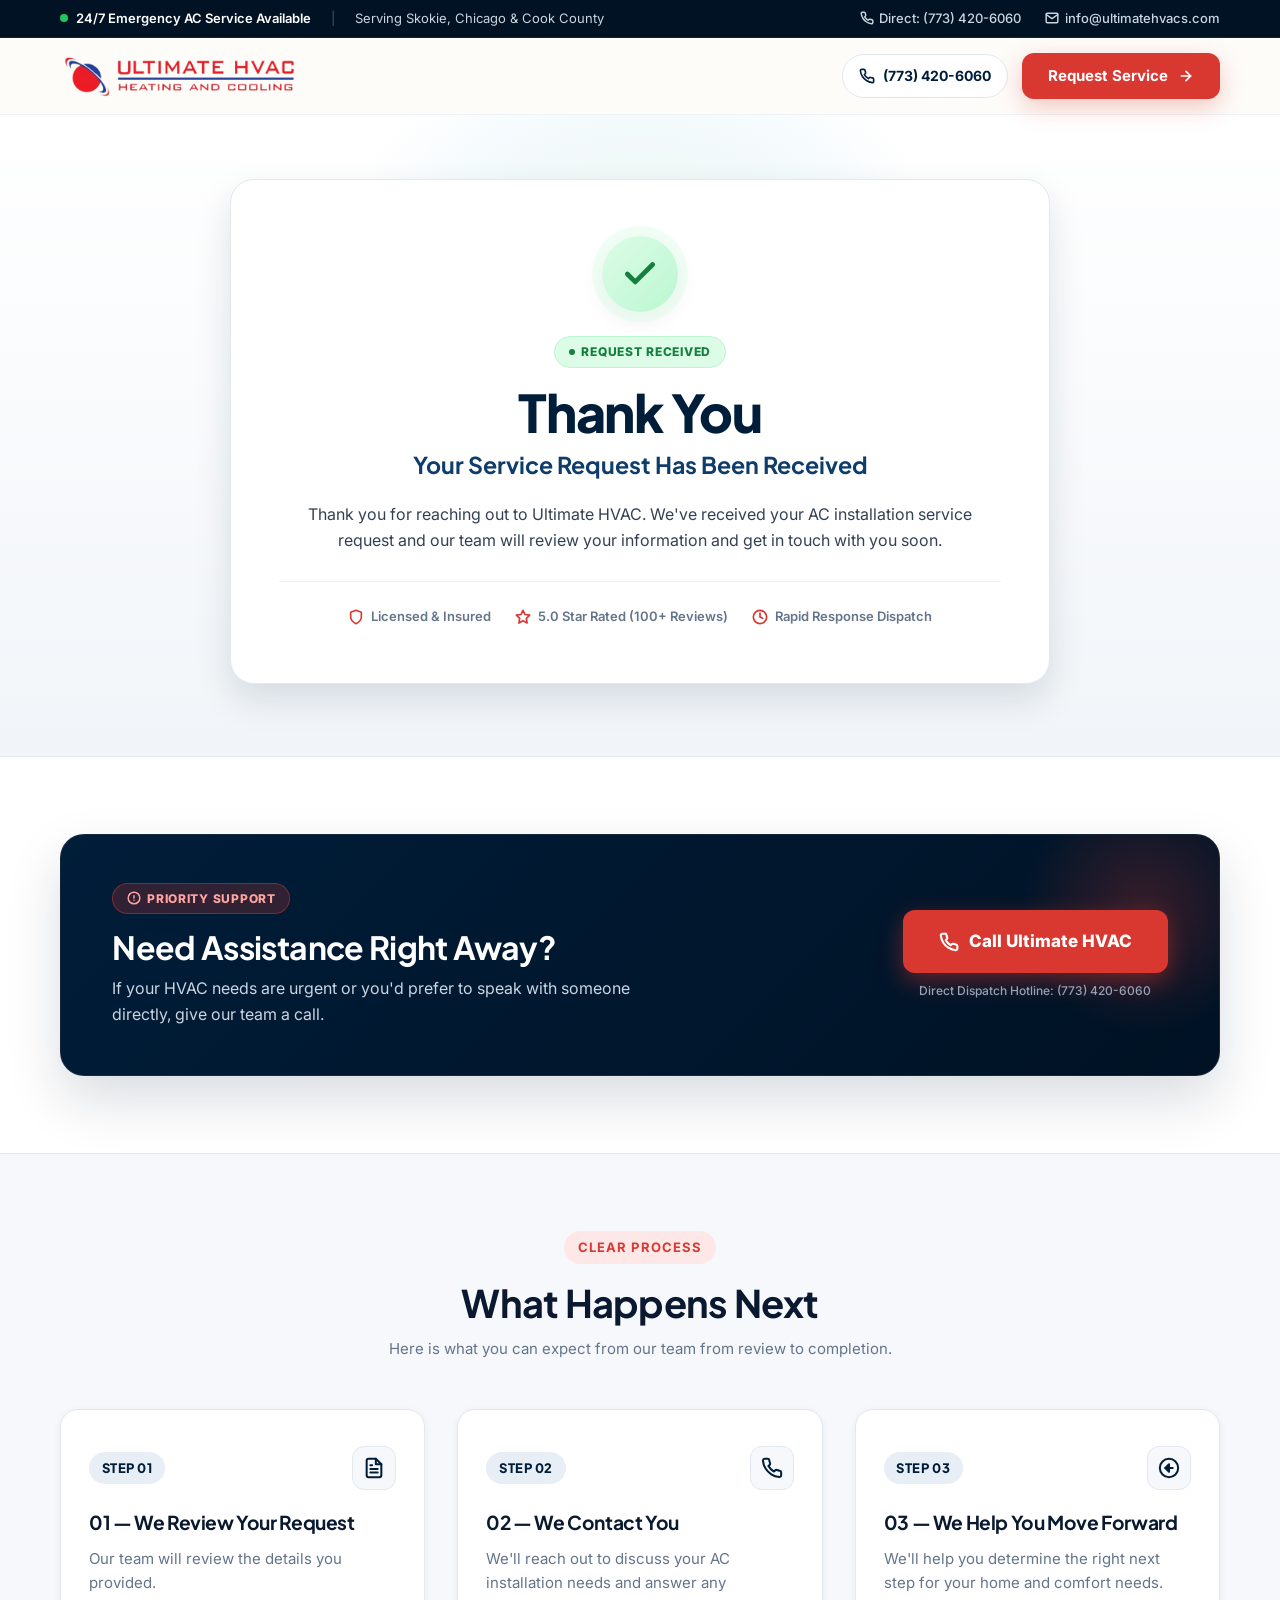
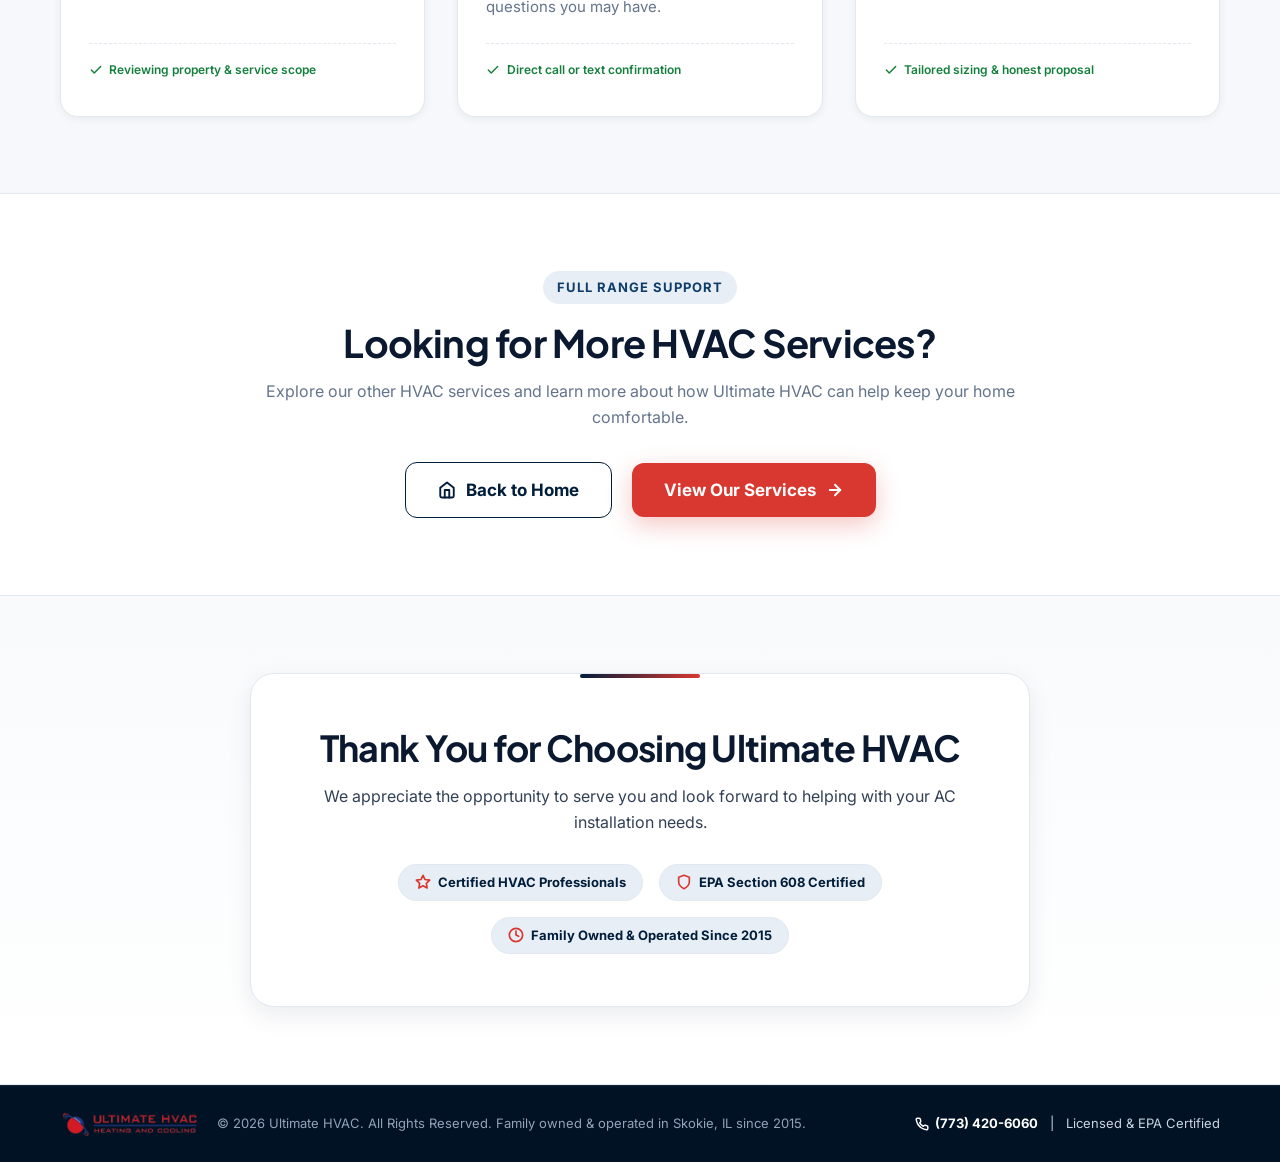
<file: thank-you/index.html>
<!DOCTYPE html>
<html lang="en">
<head>
  <!-- Google Tag Manager -->
  <script>(function(w,d,s,l,i){w[l]=w[l]||[];w[l].push({'gtm.start':
  new Date().getTime(),event:'gtm.js'});var f=d.getElementsByTagName(s)[0],
  j=d.createElement(s),dl=l!='dataLayer'?'&l='+l:'';j.async=true;j.src=
  'https://www.googletagmanager.com/gtm.js?id='+i+dl;f.parentNode.insertBefore(j,f);
  })(window,document,'script','dataLayer','GTM-KJ3RF74Q');</script>
  <!-- End Google Tag Manager -->
  <meta charset="UTF-8">
  <meta name="viewport" content="width=device-width, initial-scale=1.0">
  <title>Thank You | Ultimate HVAC - AC Installation Request Received</title>
  <meta name="description" content="Thank you for contacting Ultimate HVAC. Your AC installation service request has been received. Our team will review your details and contact you shortly.">
  <meta name="robots" content="noindex, follow">
  <link rel="icon" type="image/webp" href="../assets/images/favicon.webp">

  <!-- OpenGraph Metadata -->
  <meta property="og:title" content="Thank You | Ultimate HVAC">
  <meta property="og:description" content="Your AC installation service request has been received. Our team will review your details and get in touch with you soon.">
  <meta property="og:image" content="/assets/images/hero-ac-installation.jpg">
  <meta property="og:type" content="website">

  <!-- Dedicated Stylesheet (Dual live & local resolver) -->
  <link rel="stylesheet" href="/thank-you/thank-you.css">
  <link rel="stylesheet" href="thank-you.css">

  <!-- Schema.org LocalBusiness Structured Data -->
  <script type="application/ld+json">
  {
    "@context": "https://schema.org",
    "@type": "HVACBusiness",
    "name": "Ultimate HVAC",
    "image": "../assets/images/logo.png",
    "telephone": "773-420-6060",
    "email": "info@ultimatehvacs.com",
    "address": {
      "@type": "PostalAddress",
      "addressLocality": "Skokie",
      "addressRegion": "IL",
      "addressCountry": "US"
    },
    "areaServed": ["Skokie", "Chicago", "Evanston", "Niles", "Morton Grove", "Des Plaines", "Cook County"]
  }
  </script>
</head>
<body>
  <!-- Google Tag Manager (noscript) -->
  <noscript><iframe src="https://www.googletagmanager.com/ns.html?id=GTM-KJ3RF74Q"
  height="0" width="0" style="display:none;visibility:hidden"></iframe></noscript>
  <!-- End Google Tag Manager (noscript) -->

  <!-- ==========================================================================
       1. Top Emergency Alert Bar (Exact Same As AC Installation Page)
       ========================================================================== -->
  <div class="top-bar" id="top-bar">
    <div class="container top-bar-inner">
      <div class="top-bar-left">
        <span class="emergency-pulse">
          <span class="pulse-dot" aria-hidden="true"></span>
          24/7 Emergency AC Service Available
        </span>
        <span class="top-bar-divider" style="opacity: 0.3;">|</span>
        <span style="font-size: 0.8125rem; color: #CBD5E1;">Serving Skokie, Chicago & Cook County</span>
      </div>
      <div class="top-bar-right">
        <a href="tel:773-420-6060" class="top-bar-link" id="topbar-phone-link">
          <svg width="14" height="14" viewBox="0 0 24 24" fill="none" stroke="currentColor" stroke-width="2.5" stroke-linecap="round" stroke-linejoin="round" aria-hidden="true"><path d="M22 16.92v3a2 2 0 0 1-2.18 2 19.79 19.79 0 0 1-8.63-3.07 19.5 19.5 0 0 1-6-6 19.79 19.79 0 0 1-3.07-8.67A2 2 0 0 1 4.11 2h3a2 2 0 0 1 2 1.72 12.84 12.84 0 0 0 .7 2.81 2 2 0 0 1-.45 2.11L8.09 9.91a16 16 0 0 0 6 6l1.27-1.27a2 2 0 0 1 2.11-.45 12.84 12.84 0 0 0 2.81.7A2 2 0 0 1 22 16.92z"/></svg>
          Direct: (773) 420-6060
        </a>
        <a href="mailto:info@ultimatehvacs.com" class="top-bar-link" id="topbar-email-link">
          <svg width="14" height="14" viewBox="0 0 24 24" fill="none" stroke="currentColor" stroke-width="2.5" stroke-linecap="round" stroke-linejoin="round" aria-hidden="true"><path d="M4 4h16c1.1 0 2 .9 2 2v12c0 1.1-.9 2-2 2H4c-1.1 0-2-.9-2-2V6c0-1.1.9-2 2-2z"/><polyline points="22,6 12,13 2,6"/></svg>
          info@ultimatehvacs.com
        </a>
      </div>
    </div>
  </div>

  <!-- ==========================================================================
       2. Header (Exact Same As AC Installation Page)
       ========================================================================== -->
  <header class="site-header" id="main-header">
    <div class="container header-inner">
      <a href="../ac-installation/" class="logo-wrapper" id="header-logo-link" aria-label="Ultimate HVAC Homepage">
        <img src="/assets/images/logo.png" onerror="if(this.src.indexOf('/assets/')!==-1){this.src='../assets/images/logo.png';}" alt="Ultimate HVAC Logo" class="brand-logo" width="220" height="44">
      </a>

      <div class="header-ctas">
        <a href="tel:773-420-6060" class="header-phone" id="header-call-btn" title="Call Ultimate HVAC">
          <svg width="16" height="16" viewBox="0 0 24 24" fill="none" stroke="currentColor" stroke-width="2.5" stroke-linecap="round" stroke-linejoin="round" aria-hidden="true"><path d="M22 16.92v3a2 2 0 0 1-2.18 2 19.79 19.79 0 0 1-8.63-3.07 19.5 19.5 0 0 1-6-6 19.79 19.79 0 0 1-3.07-8.67A2 2 0 0 1 4.11 2h3a2 2 0 0 1 2 1.72 12.84 12.84 0 0 0 .7 2.81 2 2 0 0 1-.45 2.11L8.09 9.91a16 16 0 0 0 6 6l1.27-1.27a2 2 0 0 1 2.11-.45 12.84 12.84 0 0 0 2.81.7A2 2 0 0 1 22 16.92z"/></svg>
          <span>(773) 420-6060</span>
        </a>
        <a href="../ac-installation/#request-service" class="btn btn-primary" id="header-request-service-btn">
          Request Service
          <svg width="16" height="16" viewBox="0 0 24 24" fill="none" stroke="currentColor" stroke-width="2.5" stroke-linecap="round" stroke-linejoin="round" aria-hidden="true"><line x1="5" y1="12" x2="19" y2="12"/><polyline points="12 5 19 12 12 19"/></svg>
        </a>
      </div>
    </div>
  </header>

  <main id="main-content">
    <!-- ==========================================================================
         3. Confirmation Section (Content #1)
         ========================================================================== -->
    <section class="thank-you-hero" id="confirmation-section">
      <div class="container">
        <div class="hero-confirmation-card">
          <!-- Animated Success Icon Badge -->
          <div class="confirmation-badge-wrapper">
            <div class="success-icon-badge" aria-hidden="true">
              <svg viewBox="0 0 24 24" fill="none" stroke="currentColor" stroke-linecap="round" stroke-linejoin="round">
                <polyline points="20 6 9 17 4 12"></polyline>
              </svg>
            </div>
          </div>

          <!-- Status Indicator Tag -->
          <div class="confirmation-tag">
            <span class="dot" aria-hidden="true"></span>
            <span>Request Received</span>
          </div>

          <!-- Exact Requested Heading -->
          <h1 class="thank-you-title" id="main-heading">Thank You</h1>

          <!-- Exact Requested Sub-heading -->
          <p class="thank-you-subheading" id="main-subheading">Your Service Request Has Been Received</p>

          <!-- Exact Requested Description -->
          <p class="thank-you-description" id="main-description">
            Thank you for reaching out to Ultimate HVAC. We've received your AC installation service request and our team will review your information and get in touch with you soon.
          </p>

          <!-- Trust Proof Footer Inside Hero Card -->
          <div class="confirmation-trust-badges">
            <div class="conf-trust-item">
              <svg width="16" height="16" viewBox="0 0 24 24" fill="none" stroke="currentColor" stroke-width="2.5" stroke-linecap="round" stroke-linejoin="round" aria-hidden="true"><path d="M12 22s8-4 8-10V5l-8-3-8 3v7c0 6 8 10 8 10z"/></svg>
              <span>Licensed & Insured</span>
            </div>
            <div class="conf-trust-item">
              <svg width="16" height="16" viewBox="0 0 24 24" fill="none" stroke="currentColor" stroke-width="2.5" stroke-linecap="round" stroke-linejoin="round" aria-hidden="true"><polygon points="12 2 15.09 8.26 22 9.27 17 14.14 18.18 21.02 12 17.77 5.82 21.02 7 14.14 2 9.27 8.91 8.26 12 2"/></svg>
              <span>5.0 Star Rated (100+ Reviews)</span>
            </div>
            <div class="conf-trust-item">
              <svg width="16" height="16" viewBox="0 0 24 24" fill="none" stroke="currentColor" stroke-width="2.5" stroke-linecap="round" stroke-linejoin="round" aria-hidden="true"><circle cx="12" cy="12" r="10"/><polyline points="12 6 12 12 16 14"/></svg>
              <span>Rapid Response Dispatch</span>
            </div>
          </div>
        </div>
      </div>
    </section>

    <!-- ==========================================================================
         4. Immediate Assistance Section (Content #2)
         ========================================================================== -->
    <section class="assistance-section section-padding" id="assistance-section">
      <div class="container">
        <div class="assistance-card">
          <div class="assistance-content">
            <div class="assistance-badge">
              <svg width="14" height="14" viewBox="0 0 24 24" fill="none" stroke="currentColor" stroke-width="2.5" stroke-linecap="round" stroke-linejoin="round" aria-hidden="true"><circle cx="12" cy="12" r="10"/><line x1="12" y1="8" x2="12" y2="12"/><line x1="12" y1="16" x2="12.01" y2="16"/></svg>
              <span>Priority Support</span>
            </div>
            <!-- Exact Requested Heading -->
            <h2>Need Assistance Right Away?</h2>
            <!-- Exact Requested Description -->
            <p>
              If your HVAC needs are urgent or you'd prefer to speak with someone directly, give our team a call.
            </p>
          </div>
          <div class="assistance-action">
            <!-- Exact Requested Button Copy -->
            <a href="tel:773-420-6060" class="btn-call-hero" id="immediate-assistance-call-btn">
              <svg width="20" height="20" viewBox="0 0 24 24" fill="none" stroke="currentColor" stroke-width="2.5" stroke-linecap="round" stroke-linejoin="round" aria-hidden="true"><path d="M22 16.92v3a2 2 0 0 1-2.18 2 19.79 19.79 0 0 1-8.63-3.07 19.5 19.5 0 0 1-6-6 19.79 19.79 0 0 1-3.07-8.67A2 2 0 0 1 4.11 2h3a2 2 0 0 1 2 1.72 12.84 12.84 0 0 0 .7 2.81 2 2 0 0 1-.45 2.11L8.09 9.91a16 16 0 0 0 6 6l1.27-1.27a2 2 0 0 1 2.11-.45 12.84 12.84 0 0 0 2.81.7A2 2 0 0 1 22 16.92z"/></svg>
              <span>Call Ultimate HVAC</span>
            </a>
            <span class="assistance-subtext">Direct Dispatch Hotline: (773) 420-6060</span>
          </div>
        </div>
      </div>
    </section>

    <!-- ==========================================================================
         5. What Happens Next Section (Content #3 - 3 Cards Component Style)
         ========================================================================== -->
    <section class="next-steps-section section-padding" id="what-happens-next">
      <div class="container">
        <div class="section-header">
          <div class="eyebrow">Clear Process</div>
          <h2>What Happens Next</h2>
          <p>Here is what you can expect from our team from review to completion.</p>
        </div>

        <div class="steps-cards-grid">
          <!-- Card 01 -->
          <div class="step-card" id="step-card-1">
            <div class="step-card-header">
              <span class="step-number-tag">STEP 01</span>
              <div class="step-icon-box" aria-hidden="true">
                <svg width="22" height="22" viewBox="0 0 24 24" fill="none" stroke="currentColor" stroke-width="2.2" stroke-linecap="round" stroke-linejoin="round"><path d="M14 2H6a2 2 0 0 0-2 2v16a2 2 0 0 0 2 2h12a2 2 0 0 0 2-2V8z"/><polyline points="14 2 14 8 20 8"/><line x1="16" y1="13" x2="8" y2="13"/><line x1="16" y1="17" x2="8" y2="17"/><polyline points="10 9 9 9 8 9"/></svg>
              </div>
            </div>
            <!-- Exact Requested Card Heading & Content -->
            <h3 class="step-card-title">01 — We Review Your Request</h3>
            <p class="step-card-description">Our team will review the details you provided.</p>
            <div class="step-card-footer">
              <svg width="14" height="14" viewBox="0 0 24 24" fill="none" stroke="currentColor" stroke-width="2.5" stroke-linecap="round" stroke-linejoin="round" aria-hidden="true"><polyline points="20 6 9 17 4 12"/></svg>
              <span>Reviewing property & service scope</span>
            </div>
          </div>

          <!-- Card 02 -->
          <div class="step-card" id="step-card-2">
            <div class="step-card-header">
              <span class="step-number-tag">STEP 02</span>
              <div class="step-icon-box" aria-hidden="true">
                <svg width="22" height="22" viewBox="0 0 24 24" fill="none" stroke="currentColor" stroke-width="2.2" stroke-linecap="round" stroke-linejoin="round"><path d="M22 16.92v3a2 2 0 0 1-2.18 2 19.79 19.79 0 0 1-8.63-3.07 19.5 19.5 0 0 1-6-6 19.79 19.79 0 0 1-3.07-8.67A2 2 0 0 1 4.11 2h3a2 2 0 0 1 2 1.72 12.84 12.84 0 0 0 .7 2.81 2 2 0 0 1-.45 2.11L8.09 9.91a16 16 0 0 0 6 6l1.27-1.27a2 2 0 0 1 2.11-.45 12.84 12.84 0 0 0 2.81.7A2 2 0 0 1 22 16.92z"/></svg>
              </div>
            </div>
            <!-- Exact Requested Card Heading & Content -->
            <h3 class="step-card-title">02 — We Contact You</h3>
            <p class="step-card-description">We'll reach out to discuss your AC installation needs and answer any questions you may have.</p>
            <div class="step-card-footer">
              <svg width="14" height="14" viewBox="0 0 24 24" fill="none" stroke="currentColor" stroke-width="2.5" stroke-linecap="round" stroke-linejoin="round" aria-hidden="true"><polyline points="20 6 9 17 4 12"/></svg>
              <span>Direct call or text confirmation</span>
            </div>
          </div>

          <!-- Card 03 -->
          <div class="step-card" id="step-card-3">
            <div class="step-card-header">
              <span class="step-number-tag">STEP 03</span>
              <div class="step-icon-box" aria-hidden="true">
                <svg width="22" height="22" viewBox="0 0 24 24" fill="none" stroke="currentColor" stroke-width="2.2" stroke-linecap="round" stroke-linejoin="round"><circle cx="12" cy="12" r="10"/><polygon points="12 8 8 12 12 16 12 8"/><line x1="16" y1="12" x2="8" y2="12"/></svg>
              </div>
            </div>
            <!-- Exact Requested Card Heading & Content -->
            <h3 class="step-card-title">03 — We Help You Move Forward</h3>
            <p class="step-card-description">We'll help you determine the right next step for your home and comfort needs.</p>
            <div class="step-card-footer">
              <svg width="14" height="14" viewBox="0 0 24 24" fill="none" stroke="currentColor" stroke-width="2.5" stroke-linecap="round" stroke-linejoin="round" aria-hidden="true"><polyline points="20 6 9 17 4 12"/></svg>
              <span>Tailored sizing & honest proposal</span>
            </div>
          </div>
        </div>
      </div>
    </section>

    <!-- ==========================================================================
         6. Explore More Section (Content #4)
         ========================================================================== -->
    <section class="explore-section section-padding" id="explore-more">
      <div class="container">
        <div class="explore-container">
          <div class="eyebrow navy">Full Range Support</div>
          <!-- Exact Requested Heading -->
          <h2>Looking for More HVAC Services?</h2>
          <!-- Exact Requested Description -->
          <p>
            Explore our other HVAC services and learn more about how Ultimate HVAC can help keep your home comfortable.
          </p>
          <div class="explore-buttons-row">
            <!-- Exact Requested Button 1 -->
            <a href="../ac-installation/" class="btn btn-secondary btn-lg" id="back-to-home-btn">
              <svg width="18" height="18" viewBox="0 0 24 24" fill="none" stroke="currentColor" stroke-width="2.5" stroke-linecap="round" stroke-linejoin="round" aria-hidden="true"><path d="M3 9l9-7 9 7v11a2 2 0 0 1-2 2H5a2 2 0 0 1-2-2z"/><polyline points="9 22 9 12 15 12 15 22"/></svg>
              <span>Back to Home</span>
            </a>
            <!-- Exact Requested Button 2 -->
            <a href="../ac-installation/#services-section" class="btn btn-primary btn-lg" id="view-our-services-btn">
              <span>View Our Services</span>
              <svg width="18" height="18" viewBox="0 0 24 24" fill="none" stroke="currentColor" stroke-width="2.5" stroke-linecap="round" stroke-linejoin="round" aria-hidden="true"><line x1="5" y1="12" x2="19" y2="12"/><polyline points="12 5 19 12 12 19"/></svg>
            </a>
          </div>
        </div>
      </div>
    </section>

    <!-- ==========================================================================
         7. Closing Section (Content #5)
         ========================================================================== -->
    <section class="closing-section section-padding" id="closing-section">
      <div class="container">
        <div class="closing-card">
          <!-- Exact Requested Heading -->
          <h2>Thank You for Choosing Ultimate HVAC</h2>
          <!-- Exact Requested Description -->
          <p>
            We appreciate the opportunity to serve you and look forward to helping with your AC installation needs.
          </p>

          <div class="closing-badges">
            <div class="closing-badge-pill">
              <svg width="16" height="16" viewBox="0 0 24 24" fill="none" stroke="currentColor" stroke-width="2.5" stroke-linecap="round" stroke-linejoin="round" aria-hidden="true"><path d="M12 2l3.09 6.26L22 9.27l-5 4.87 1.18 6.88L12 17.77l-6.18 3.25L7 14.14 2 9.27l6.91-1.01L12 2z"/></svg>
              <span>Certified HVAC Professionals</span>
            </div>
            <div class="closing-badge-pill">
              <svg width="16" height="16" viewBox="0 0 24 24" fill="none" stroke="currentColor" stroke-width="2.5" stroke-linecap="round" stroke-linejoin="round" aria-hidden="true"><path d="M12 22s8-4 8-10V5l-8-3-8 3v7c0 6 8 10 8 10z"/></svg>
              <span>EPA Section 608 Certified</span>
            </div>
            <div class="closing-badge-pill">
              <svg width="16" height="16" viewBox="0 0 24 24" fill="none" stroke="currentColor" stroke-width="2.5" stroke-linecap="round" stroke-linejoin="round" aria-hidden="true"><circle cx="12" cy="12" r="10"/><polyline points="12 6 12 12 16 14"/></svg>
              <span>Family Owned & Operated Since 2015</span>
            </div>
          </div>
        </div>
      </div>
    </section>
  </main>

  <!-- ==========================================================================
       8. Minimal Copyright Footer (Exact Same As AC Installation Page)
       ========================================================================== -->
  <footer class="site-footer simple-footer">
    <div class="container footer-simple-inner">
      <div class="footer-simple-left">
        <img src="/assets/images/logo.png" onerror="if(this.src.indexOf('/assets/')!==-1){this.src='../assets/images/logo.png';}" alt="Ultimate HVAC Logo" class="footer-mini-logo" width="140" height="28">
        <span>© 2026 Ultimate HVAC. All Rights Reserved. Family owned & operated in Skokie, IL since 2015.</span>
      </div>
      <div class="footer-simple-right">
        <a href="tel:773-420-6060" class="footer-phone-link">
          <svg width="14" height="14" viewBox="0 0 24 24" fill="none" stroke="currentColor" stroke-width="2.5" stroke-linecap="round" stroke-linejoin="round" aria-hidden="true"><path d="M22 16.92v3a2 2 0 0 1-2.18 2 19.79 19.79 0 0 1-8.63-3.07 19.5 19.5 0 0 1-6-6 19.79 19.79 0 0 1-3.07-8.67A2 2 0 0 1 4.11 2h3a2 2 0 0 1 2 1.72 12.84 12.84 0 0 0 .7 2.81 2 2 0 0 1-.45 2.11L8.09 9.91a16 16 0 0 0 6 6l1.27-1.27a2 2 0 0 1 2.11-.45 12.84 12.84 0 0 0 2.81.7A2 2 0 0 1 22 16.92z"/></svg>
          (773) 420-6060
        </a>
        <span>|</span>
        <span>Licensed & EPA Certified</span>
      </div>
    </div>
  </footer>

  <!-- Dedicated JavaScript (Dual live & local resolver) -->
  <script src="/thank-you/thank-you.js" defer></script>
  <script src="thank-you.js" defer></script>
</body>
</html>
</file>
<file: css/styles.css>
/* ==========================================================================
   Ultimate HVAC - Architectural Editorial Design System
   AC Installation Dedicated Landing Page Styles
   ========================================================================== */

/* --- Google Fonts Import --- */
@import url('https://fonts.googleapis.com/css2?family=Inter:wght@300;400;500;600;700&family=Plus+Jakarta+Sans:wght@400;500;600;700;800;900&display=swap');

/* --- CSS Custom Properties / Design Tokens --- */
:root {
  /* Brand Core Palette */
  --color-primary: #001D39;
  --color-primary-dark: #001224;
  --color-primary-light: #0E3D6B;
  --color-primary-subtle: #E8EEF5;
  --color-primary-muted: rgba(0, 29, 57, 0.06);

  --color-cta: #D93830;
  --color-cta-hover: #BF2D26;
  --color-cta-light: #FDE8E7;
  --color-cta-shadow: rgba(217, 56, 48, 0.28);

  --color-gold: #C58B3A;
  --color-gold-light: #FFF8EE;
  --color-gold-border: #F3D7AF;

  --color-success: #15803D;
  --color-success-bg: #DCFCE7;

  /* Surfaces & Backgrounds */
  --color-bg-page: #FDFCF9;
  --color-bg-surface: #FFFFFF;
  --color-bg-subtle: #F6F8FB;
  --color-bg-dark: #001D39;
  --color-bg-dark-card: #0A2647;

  /* Typography Colors */
  --color-text-title: #0A192F;
  --color-text-body: #334155;
  --color-text-muted: #64748B;
  --color-text-light: #94A3B8;
  --color-text-inverse: #FFFFFF;
  --color-text-inverse-muted: #CBD5E1;

  /* Borders & Dividers */
  --color-border: #E2E8F0;
  --color-border-subtle: #EDF2F7;
  --color-border-strong: #CBD5E1;
  --color-border-dark: rgba(255, 255, 255, 0.12);

  /* Typography Stacks */
  --font-display: 'Plus Jakarta Sans', -apple-system, BlinkMacSystemFont, 'Segoe UI', Roboto, sans-serif;
  --font-body: 'Inter', -apple-system, BlinkMacSystemFont, 'Segoe UI', Roboto, sans-serif;

  /* Shadows & Elevation */
  --shadow-xs: 0 1px 2px rgba(0, 29, 57, 0.04);
  --shadow-sm: 0 2px 8px rgba(0, 29, 57, 0.06);
  --shadow-md: 0 8px 24px rgba(0, 29, 57, 0.07);
  --shadow-lg: 0 16px 36px rgba(0, 29, 57, 0.10);
  --shadow-xl: 0 24px 54px rgba(0, 29, 57, 0.13);
  --shadow-cta: 0 8px 25px var(--color-cta-shadow);
  --shadow-hover: 0 12px 30px rgba(0, 29, 57, 0.11);

  /* Radii */
  --radius-sm: 6px;
  --radius-md: 10px;
  --radius-lg: 16px;
  --radius-xl: 22px;
  --radius-full: 9999px;

  /* Container & Spacing */
  --container-max: 1220px;
  --container-narrow: 860px;
  --container-padding: clamp(1.25rem, 4vw, 2.5rem);

  /* Transitions */
  --transition-fast: 150ms cubic-bezier(0.4, 0, 0.2, 1);
  --transition-normal: 250ms cubic-bezier(0.4, 0, 0.2, 1);
  --transition-slow: 400ms cubic-bezier(0.16, 1, 0.3, 1);
}

/* --- Base & Reset --- */
*,
*::before,
*::after {
  box-sizing: border-box;
  margin: 0;
  padding: 0;
}

html {
  scroll-behavior: smooth;
  font-size: 16px;
  -webkit-font-smoothing: antialiased;
  -moz-osx-font-smoothing: grayscale;
}

body {
  font-family: var(--font-body);
  color: var(--color-text-body);
  background-color: var(--color-bg-page);
  line-height: 1.65;
  overflow-x: clip;
  position: relative;
}

img,
svg {
  display: block;
  max-width: 100%;
}

a {
  color: inherit;
  text-decoration: none;
  transition: color var(--transition-fast);
}

button,
input,
select,
textarea {
  font-family: inherit;
  font-size: inherit;
}

/* --- Layout Utility Classes --- */
.container {
  width: 100%;
  max-width: var(--container-max);
  margin-left: auto;
  margin-right: auto;
  padding-left: var(--container-padding);
  padding-right: var(--container-padding);
}

.container-narrow {
  width: 100%;
  max-width: var(--container-narrow);
  margin-left: auto;
  margin-right: auto;
  padding-left: var(--container-padding);
  padding-right: var(--container-padding);
}

.section-padding {
  padding-top: clamp(4.5rem, 8vw, 5.5rem);
  padding-bottom: clamp(4.5rem, 8vw, 5.5rem);
}

.section-padding-sm {
  padding-top: clamp(3rem, 5vw, 4.5rem);
  padding-bottom: clamp(3rem, 5vw, 4.5rem);
}

/* --- Typography System --- */
h1,
h2,
h3,
h4,
h5,
h6 {
  font-family: var(--font-display);
  color: var(--color-text-title);
  font-weight: 700;
  line-height: 1.2;
  letter-spacing: -0.02em;
}

h1 {
  font-size: clamp(2.25rem, 4.2vw, 3.65rem);
  font-weight: 800;
  line-height: 1.12;
  letter-spacing: -0.03em;
}

h2 {
  font-size: clamp(1.85rem, 3.2vw, 2.75rem);
  font-weight: 700;
  line-height: 1.18;
  letter-spacing: -0.025em;
}

h3 {
  font-size: clamp(1.35rem, 2vw, 1.75rem);
  font-weight: 700;
  line-height: 1.25;
}

h4 {
  font-size: clamp(1.1rem, 1.4vw, 1.25rem);
  font-weight: 600;
}

p {
  color: var(--color-text-body);
  font-size: 1.05rem;
  line-height: 1.7;
}

.lead-p {
  font-size: clamp(1.1rem, 1.3vw, 1.25rem);
  line-height: 1.65;
  color: var(--color-text-muted);
}

/* --- Eyebrow Label --- */
.eyebrow {
  display: inline-flex;
  align-items: center;
  gap: 0.5rem;
  font-family: var(--font-display);
  font-size: 0.8125rem;
  font-weight: 700;
  text-transform: uppercase;
  letter-spacing: 0.12em;
  color: var(--color-primary-light);
  margin-bottom: 1rem;
}

.eyebrow-accent {
  color: var(--color-cta);
}

.eyebrow-gold {
  color: #FBBF24;
}

.eyebrow-inverse {
  color: #93C5FD;
}

.eyebrow-dot {
  width: 6px;
  height: 6px;
  border-radius: 50%;
  background-color: currentColor;
}

/* --- Buttons --- */
.btn {
  display: inline-flex;
  align-items: center;
  justify-content: center;
  gap: 0.625rem;
  font-family: var(--font-display);
  font-weight: 700;
  font-size: 0.95rem;
  padding: 0.85rem 1.65rem;
  border-radius: var(--radius-md);
  border: 1.5px solid transparent;
  cursor: pointer;
  transition: all var(--transition-normal);
  text-align: center;
  white-space: nowrap;
  line-height: 1;
}

.btn-primary {
  background-color: var(--color-cta);
  color: #FFFFFF;
  box-shadow: var(--shadow-cta);
}

.btn-primary:hover {
  background-color: var(--color-cta-hover);
  transform: translateY(-2px);
  box-shadow: 0 10px 28px rgba(217, 56, 48, 0.38);
}

.btn-primary:active {
  transform: translateY(0);
}

.btn-secondary {
  background-color: transparent;
  color: var(--color-primary);
  border-color: var(--color-primary);
}

.btn-secondary:hover {
  background-color: var(--color-primary);
  color: #FFFFFF;
  transform: translateY(-2px);
}

.btn-white {
  background-color: #FFFFFF;
  color: var(--color-primary);
  border-color: #FFFFFF;
  box-shadow: var(--shadow-sm);
}

.btn-white:hover {
  background-color: var(--color-bg-subtle);
  transform: translateY(-2px);
  box-shadow: var(--shadow-md);
}

.btn-outline-white {
  background-color: transparent;
  color: #FFFFFF;
  border-color: rgba(255, 255, 255, 0.4);
}

.btn-outline-white:hover {
  border-color: #FFFFFF;
  background-color: rgba(255, 255, 255, 0.1);
  transform: translateY(-2px);
}

.btn-lg {
  padding: 1.05rem 2rem;
  font-size: 1.05rem;
  border-radius: var(--radius-md);
}

.btn-sm {
  padding: 0.65rem 1.25rem;
  font-size: 0.875rem;
}

/* ==========================================================================
   Top Alert Bar
   ========================================================================== */
.top-bar {
  background-color: var(--color-primary-dark);
  color: #CBD5E1;
  font-size: 0.8125rem;
  border-bottom: 1px solid rgba(255, 255, 255, 0.08);
  padding: 0.45rem 0;
  position: relative;
  z-index: 101;
}

.top-bar-inner {
  display: flex;
  justify-content: space-between;
  align-items: center;
  gap: 1rem;
}

.top-bar-left {
  display: flex;
  align-items: center;
  gap: 0.875rem;
}

.emergency-pulse {
  display: inline-flex;
  align-items: center;
  gap: 0.45rem;
  color: #FFFFFF;
  font-weight: 600;
}

.pulse-dot {
  width: 7px;
  height: 7px;
  border-radius: 50%;
  background-color: #22C55E;
  box-shadow: 0 0 0 0 rgba(34, 197, 94, 0.7);
  animation: pulseGreen 2s infinite;
}

@keyframes pulseGreen {
  0% {
    transform: scale(0.95);
    box-shadow: 0 0 0 0 rgba(34, 197, 94, 0.7);
  }

  70% {
    transform: scale(1);
    box-shadow: 0 0 0 6px rgba(34, 197, 94, 0);
  }

  100% {
    transform: scale(0.95);
    box-shadow: 0 0 0 0 rgba(34, 197, 94, 0);
  }
}

.top-bar-right {
  display: flex;
  align-items: center;
  gap: 1.25rem;
}

.top-bar-link {
  display: inline-flex;
  align-items: center;
  gap: 0.4rem;
  color: #E2E8F0;
  font-weight: 500;
}

.top-bar-link:hover {
  color: #FFFFFF;
}

/* ==========================================================================
   Header Navigation
   ========================================================================== */
.site-header {
  position: sticky;
  top: 0;
  z-index: 100;
  background-color: rgba(253, 252, 249, 0.95);
  backdrop-filter: blur(12px);
  -webkit-backdrop-filter: blur(12px);
  border-bottom: 1px solid var(--color-border-subtle);
  transition: all var(--transition-normal);
}

.site-header.scrolled {
  background-color: rgba(255, 255, 255, 0.98);
  box-shadow: var(--shadow-sm);
  border-bottom-color: var(--color-border);
}

.header-inner {
  display: flex;
  align-items: center;
  justify-content: space-between;
  height: 76px;
  gap: 1.5rem;
}

.logo-wrapper {
  display: inline-flex;
  align-items: center;
  flex-shrink: 0;
}

.brand-logo {
  height: 42px;
  width: auto;
  object-fit: contain;
}

.header-nav {
  display: flex;
  align-items: center;
  gap: 1.75rem;
}

.nav-link {
  font-family: var(--font-display);
  font-size: 0.9375rem;
  font-weight: 600;
  color: var(--color-text-title);
  padding: 0.5rem 0;
  position: relative;
}

.nav-link::after {
  content: '';
  position: absolute;
  bottom: 0;
  left: 0;
  width: 0;
  height: 2px;
  background-color: var(--color-cta);
  transition: width var(--transition-normal);
}

.nav-link:hover {
  color: var(--color-cta);
}

.nav-link:hover::after {
  width: 100%;
}

.header-actions {
  display: flex;
  align-items: center;
  gap: 1.25rem;
}

.header-phone-link {
  display: inline-flex;
  align-items: center;
  gap: 0.5rem;
  font-family: var(--font-display);
  font-weight: 700;
  font-size: 0.95rem;
  color: var(--color-primary);
  padding: 0.5rem 0.75rem;
  border-radius: var(--radius-sm);
}

.header-phone-link:hover {
  color: var(--color-cta);
  background-color: var(--color-primary-muted);
}

.mobile-menu-toggle {
  display: none;
  background: none;
  border: none;
  padding: 0.5rem;
  color: var(--color-primary);
  cursor: pointer;
}

/* Mobile Nav Drawer */
.mobile-nav-drawer {
  display: none;
  position: fixed;
  top: 106px;
  left: 0;
  right: 0;
  bottom: 0;
  background: #FFFFFF;
  padding: 2rem var(--container-padding);
  z-index: 99;
  flex-direction: column;
  gap: 1.5rem;
  overflow-y: auto;
  border-top: 1px solid var(--color-border);
}

.mobile-nav-drawer.active {
  display: flex;
}

.mobile-nav-link {
  font-family: var(--font-display);
  font-size: 1.2rem;
  font-weight: 700;
  color: var(--color-text-title);
  padding: 0.5rem 0;
  border-bottom: 1px solid var(--color-border-subtle);
}

/* ==========================================================================
   01 — PREMIUM HERO SECTION
   ========================================================================== */
.hero-editorial {
  position: relative;
  background-color: var(--color-primary-dark);
  color: #FFFFFF;
  overflow: hidden;
  padding-top: clamp(3.5rem, 6vw, 5.5rem);
  padding-bottom: clamp(4.5rem, 7vw, 6.5rem);
}

.hero-background-wrap {
  position: absolute;
  top: 0;
  left: 0;
  width: 100%;
  height: 100%;
  z-index: 1;
}

.hero-bg-img {
  width: 100%;
  height: 100%;
  object-fit: cover;
  object-position: center 30%;
  opacity: 0.28;
  filter: saturate(0.9) brightness(0.85);
}

.hero-gradient-overlay {
  position: absolute;
  top: 0;
  left: 0;
  width: 100%;
  height: 100%;
  background: linear-gradient(135deg,
      rgba(0, 29, 57, 0.95) 0%,
      rgba(0, 29, 57, 0.88) 45%,
      rgba(0, 18, 36, 0.75) 100%);
}

.hero-container {
  position: relative;
  z-index: 2;
}

.hero-layout-grid {
  display: grid;
  grid-template-columns: minmax(0, 1.25fr) minmax(0, 0.75fr);
  gap: clamp(2rem, 5vw, 4.5rem);
  align-items: center;
}

.hero-editorial-content {
  max-width: 680px;
}

.hero-tagline-eyebrow {
  display: inline-flex;
  align-items: center;
  gap: 0.5rem;
  background: rgba(255, 255, 255, 0.08);
  border: 1px solid rgba(255, 255, 255, 0.15);
  border-radius: var(--radius-full);
  padding: 0.35rem 0.95rem;
  font-family: var(--font-display);
  font-size: 0.8125rem;
  font-weight: 700;
  letter-spacing: 0.1em;
  text-transform: uppercase;
  color: #93C5FD;
  margin-bottom: 1.5rem;
}

.hero-editorial-h1 {
  color: #FFFFFF;
  margin-bottom: 1.25rem;
}

.hero-lead-text {
  font-size: clamp(1.05rem, 1.25vw, 1.2rem);
  line-height: 1.6;
  color: #CBD5E1;
  margin-bottom: 1.5rem;
}

/* Hero Google Rating Review Badge */
.hero-google-badge {
  display: inline-flex;
  align-items: center;
  gap: 0.65rem;
  background: rgba(255, 255, 255, 0.08);
  border: 1px solid rgba(255, 255, 255, 0.16);
  border-radius: var(--radius-full);
  padding: 0.45rem 1.15rem;
  margin-bottom: 1.75rem;
  backdrop-filter: blur(8px);
  -webkit-backdrop-filter: blur(8px);
}

.hero-google-rating-text {
  font-size: 0.875rem;
  color: #E2E8F0;
  font-weight: 500;
}

.hero-google-rating-text strong {
  color: #FFFFFF;
  font-weight: 700;
}

.hero-cta-group {
  display: flex;
  flex-wrap: wrap;
  align-items: center;
  gap: 1rem;
  margin-bottom: 2rem;
}

.hero-trust-strip {
  display: flex;
  flex-wrap: wrap;
  align-items: center;
  gap: 1.25rem;
  padding-top: 1.5rem;
  border-top: 1px solid rgba(255, 255, 255, 0.12);
}

.hero-trust-item {
  display: flex;
  align-items: center;
  gap: 0.5rem;
  font-size: 0.85rem;
  font-weight: 600;
  color: #E2E8F0;
}

.hero-trust-icon {
  color: var(--color-gold);
  flex-shrink: 0;
}

/* Hero Right Form Column */
.hero-form-wrapper {
  width: 100%;
}

.hero-service-form {
  background: #FFFFFF;
  border-radius: var(--radius-xl);
  padding: clamp(1.5rem, 3vw, 2.25rem);
  box-shadow: var(--shadow-xl);
  border: 1.5px solid rgba(255, 255, 255, 0.2);
}

.hero-form-header {
  margin-bottom: 1.25rem;
}

.hero-form-tag {
  display: inline-block;
  font-family: var(--font-display);
  font-size: 0.7rem;
  font-weight: 800;
  text-transform: uppercase;
  letter-spacing: 0.08em;
  color: var(--color-cta);
  background-color: var(--color-cta-light);
  padding: 0.2rem 0.65rem;
  border-radius: var(--radius-full);
  margin-bottom: 0.35rem;
}

.hero-service-form .form-header-title {
  font-size: 1.35rem;
  color: var(--color-text-title);
  margin-bottom: 0.25rem;
}

.hero-service-form .form-header-subtitle {
  font-size: 0.85rem;
  color: var(--color-text-muted);
  margin-bottom: 1.25rem;
}

.hero-service-form .form-row {
  margin-bottom: 0.85rem;
}

.hero-service-form .form-group {
  margin-bottom: 0.85rem;
}

.hero-service-form .form-control {
  padding: 0.75rem 0.95rem;
  font-size: 0.9rem;
}

.hero-service-form textarea.form-control {
  min-height: 70px;
}

/* ==========================================================================
   02 — BRAND INTRODUCTION
   ========================================================================== */
.intro-section {
  background-color: var(--color-bg-page);
  position: relative;
}

.intro-grid {
  display: grid;
  grid-template-columns: minmax(0, 1.15fr) minmax(0, 0.85fr);
  gap: clamp(2.5rem, 6vw, 5rem);
  align-items: center;
}

.intro-content-col {
  padding-right: 1rem;
}

.intro-statement {
  font-size: clamp(1.2rem, 1.8vw, 1.45rem);
  font-weight: 600;
  color: var(--color-primary-light);
  line-height: 1.5;
  margin-bottom: 1.5rem;
}

.intro-body-copy {
  margin-bottom: 2rem;
}

.intro-body-copy p+p {
  margin-top: 1rem;
}

.intro-pillars-grid {
  display: grid;
  grid-template-columns: 1fr 1fr;
  gap: 1.5rem;
  padding-top: 1.5rem;
  border-top: 1px solid var(--color-border);
}

.intro-pillar-item {
  display: flex;
  flex-direction: column;
  gap: 0.25rem;
}

.intro-pillar-title {
  font-family: var(--font-display);
  font-weight: 700;
  font-size: 1rem;
  color: var(--color-text-title);
}

.intro-pillar-desc {
  font-size: 0.875rem;
  color: var(--color-text-muted);
  line-height: 1.5;
}

.intro-visual-col {
  position: relative;
}

.intro-image-frame {
  position: relative;
  border-radius: var(--radius-xl);
  overflow: hidden;
  box-shadow: var(--shadow-lg);
  border: 1px solid var(--color-border);
}

.intro-technician-img {
  width: 100%;
  height: 480px;
  object-fit: cover;
  transition: transform var(--transition-slow);
}

.intro-image-frame:hover .intro-technician-img {
  transform: scale(1.03);
}

.intro-floating-badge {
  position: absolute;
  bottom: 1.5rem;
  left: 1.5rem;
  right: 1.5rem;
  background: rgba(0, 29, 57, 0.92);
  backdrop-filter: blur(8px);
  -webkit-backdrop-filter: blur(8px);
  border: 1px solid rgba(255, 255, 255, 0.15);
  border-radius: var(--radius-lg);
  padding: 1.25rem 1.5rem;
  color: #FFFFFF;
}

.intro-badge-meta {
  display: flex;
  align-items: center;
  justify-content: space-between;
}

.intro-badge-title {
  font-family: var(--font-display);
  font-weight: 700;
  font-size: 1rem;
  color: #FFFFFF;
}

.intro-badge-sub {
  font-size: 0.8125rem;
  color: #93C5FD;
}

/* ==========================================================================
   03 — AC INSTALLATION EXPERIENCE
   ========================================================================== */
.experience-section {
  background-color: var(--color-bg-subtle);
  border-top: 1px solid var(--color-border-subtle);
  border-bottom: 1px solid var(--color-border-subtle);
}

.experience-grid {
  display: grid;
  grid-template-columns: minmax(0, 0.85fr) minmax(0, 1.15fr);
  gap: clamp(2.5rem, 6vw, 5rem);
  align-items: start;
}

.experience-sticky-col {
  position: sticky;
  top: 100px;
}

.experience-points-col {
  display: flex;
  flex-direction: column;
  gap: 1.75rem;
}

.experience-point-block {
  background: #FFFFFF;
  border: 1px solid var(--color-border);
  border-radius: var(--radius-lg);
  padding: 2rem 2.25rem;
  box-shadow: var(--shadow-xs);
  transition: all var(--transition-normal);
  position: relative;
  overflow: hidden;
}

.experience-point-block::before {
  content: '';
  position: absolute;
  top: 0;
  left: 0;
  width: 4px;
  height: 100%;
  background-color: var(--color-primary-light);
  opacity: 0;
  transition: opacity var(--transition-fast);
}

.experience-point-block:hover {
  border-color: var(--color-border-strong);
  box-shadow: var(--shadow-md);
  transform: translateY(-2px);
}

.experience-point-block:hover::before {
  opacity: 1;
}

.experience-point-header {
  display: flex;
  align-items: baseline;
  gap: 1.25rem;
  margin-bottom: 0.75rem;
}

.experience-num {
  font-family: var(--font-display);
  font-size: 1.15rem;
  font-weight: 800;
  color: var(--color-cta);
  letter-spacing: -0.01em;
}

.experience-point-title {
  font-size: 1.35rem;
  color: var(--color-text-title);
}

.experience-point-desc {
  color: var(--color-text-body);
  font-size: 1rem;
  line-height: 1.65;
}

/* ==========================================================================
   04 — AC INSTALLATION SOLUTIONS
   ========================================================================== */
.solutions-section {
  background-color: var(--color-bg-page);
}

.solutions-header-wrap {
  margin-bottom: 3.5rem;
}

.solutions-rows-list {
  display: flex;
  flex-direction: column;
  gap: 1.75rem;
}

.solution-row-card {
  display: grid;
  grid-template-columns: 80px 240px minmax(0, 1fr) auto;
  gap: 2rem;
  align-items: center;
  background: #FFFFFF;
  border: 1px solid var(--color-border);
  border-radius: var(--radius-xl);
  padding: 1.75rem 2.25rem;
  box-shadow: var(--shadow-sm);
  transition: all var(--transition-normal);
  text-decoration: none;
  color: inherit;
}

.solution-row-card:hover {
  border-color: var(--color-primary-light);
  box-shadow: var(--shadow-lg);
  transform: translateY(-3px);
}

.solution-number {
  font-family: var(--font-display);
  font-size: 2.25rem;
  font-weight: 800;
  color: var(--color-text-light);
  line-height: 1;
  transition: color var(--transition-fast);
}

.solution-row-card:hover .solution-number {
  color: var(--color-cta);
}

.solution-thumb-wrap {
  width: 100%;
  height: 140px;
  border-radius: var(--radius-md);
  overflow: hidden;
  position: relative;
  background-color: var(--color-primary-muted);
}

.solution-thumb-img {
  width: 100%;
  height: 100%;
  object-fit: cover;
  transition: transform var(--transition-slow);
}

.solution-row-card:hover .solution-thumb-img {
  transform: scale(1.06);
}

.solution-content {
  padding-right: 1.5rem;
}

.solution-title {
  font-size: 1.35rem;
  color: var(--color-text-title);
  margin-bottom: 0.5rem;
}

.solution-desc {
  font-size: 0.95rem;
  color: var(--color-text-muted);
  line-height: 1.55;
  margin-bottom: 0.75rem;
}

.solution-tags {
  display: flex;
  flex-wrap: wrap;
  gap: 0.5rem;
}

.solution-tag {
  display: inline-block;
  font-size: 0.75rem;
  font-weight: 600;
  padding: 0.2rem 0.6rem;
  background-color: var(--color-primary-subtle);
  color: var(--color-primary-light);
  border-radius: var(--radius-sm);
}

.solution-action-btn {
  width: 48px;
  height: 48px;
  border-radius: 50%;
  background-color: var(--color-bg-subtle);
  border: 1px solid var(--color-border);
  display: flex;
  align-items: center;
  justify-content: center;
  color: var(--color-primary);
  flex-shrink: 0;
  transition: all var(--transition-fast);
}

.solution-row-card:hover .solution-action-btn {
  background-color: var(--color-cta);
  border-color: var(--color-cta);
  color: #FFFFFF;
  transform: translateX(4px);
}

/* ==========================================================================
   05 — VISUAL COMFORT SECTION
   ========================================================================== */
.comfort-section {
  position: relative;
  background-color: var(--color-primary);
  color: #FFFFFF;
  overflow: hidden;
  padding-top: clamp(5rem, 8vw, 7.5rem);
  padding-bottom: clamp(5rem, 8vw, 7.5rem);
}

.comfort-bg-visual {
  position: absolute;
  top: 0;
  left: 0;
  width: 100%;
  height: 100%;
  z-index: 1;
}

.comfort-bg-img {
  width: 100%;
  height: 100%;
  object-fit: cover;
  object-position: center;
  opacity: 0.22;
}

.comfort-gradient-mask {
  position: absolute;
  top: 0;
  left: 0;
  width: 100%;
  height: 100%;
  background: linear-gradient(90deg,
      rgba(0, 29, 57, 0.96) 0%,
      rgba(0, 29, 57, 0.90) 50%,
      rgba(0, 29, 57, 0.70) 100%);
}

.comfort-container {
  position: relative;
  z-index: 2;
}

.comfort-grid {
  display: grid;
  grid-template-columns: minmax(0, 1fr) minmax(0, 1fr);
  gap: clamp(2.5rem, 6vw, 5rem);
  align-items: center;
}

.comfort-text-col h2 {
  color: #FFFFFF;
  margin-bottom: 1.5rem;
}

.comfort-lead {
  font-size: 1.15rem;
  color: #CBD5E1;
  line-height: 1.7;
  margin-bottom: 2rem;
}

.comfort-benefits-grid {
  display: grid;
  grid-template-columns: 1fr 1fr;
  gap: 1.5rem;
}

.comfort-benefit-card {
  background: rgba(255, 255, 255, 0.06);
  border: 1px solid rgba(255, 255, 255, 0.12);
  border-radius: var(--radius-lg);
  padding: 1.5rem;
  backdrop-filter: blur(8px);
  -webkit-backdrop-filter: blur(8px);
}

.comfort-benefit-icon {
  color: #93C5FD;
  margin-bottom: 0.75rem;
}

.comfort-benefit-title {
  font-family: var(--font-display);
  font-weight: 700;
  font-size: 1.05rem;
  color: #FFFFFF;
  margin-bottom: 0.35rem;
}

.comfort-benefit-desc {
  font-size: 0.875rem;
  color: #CBD5E1;
  line-height: 1.5;
}

/* ==========================================================================
   06 — WHEN IT MAY BE TIME TO REPLACE YOUR AC
   ========================================================================== */
.replace-signs-section {
  background-color: var(--color-bg-page);
}

.replace-signs-grid {
  display: grid;
  grid-template-columns: minmax(0, 0.9fr) minmax(0, 1.1fr);
  gap: clamp(2.5rem, 6vw, 5.5rem);
  align-items: start;
}

.replace-signs-left {
  position: sticky;
  top: 110px;
}

.replace-signs-left h2 {
  margin-bottom: 1.25rem;
}

.replace-signs-left p {
  margin-bottom: 2rem;
}

.replace-signs-list {
  display: flex;
  flex-direction: column;
  gap: 0;
  border-top: 1px solid var(--color-border);
}

.replace-sign-row {
  display: grid;
  grid-template-columns: 44px minmax(0, 1fr);
  gap: 1.25rem;
  padding: 1.65rem 0;
  border-bottom: 1px solid var(--color-border);
  transition: background-color var(--transition-fast);
}

.replace-sign-bullet {
  width: 38px;
  height: 38px;
  border-radius: 50%;
  background-color: var(--color-primary-subtle);
  color: var(--color-primary);
  display: flex;
  align-items: center;
  justify-content: center;
  flex-shrink: 0;
  margin-top: 0.15rem;
}

.replace-sign-title {
  font-family: var(--font-display);
  font-size: 1.15rem;
  font-weight: 700;
  color: var(--color-text-title);
  margin-bottom: 0.35rem;
}

.replace-sign-desc {
  font-size: 0.95rem;
  color: var(--color-text-body);
  line-height: 1.55;
}

.replace-closing-cta-card {
  margin-top: 2rem;
  background: #FFFFFF;
  border: 1.5px solid var(--color-border);
  border-radius: var(--radius-lg);
  padding: 1.75rem 2rem;
  display: flex;
  align-items: center;
  justify-content: space-between;
  gap: 1.5rem;
  box-shadow: var(--shadow-sm);
}

.replace-cta-text {
  font-size: 0.95rem;
  color: var(--color-text-body);
  font-weight: 500;
}

/* ==========================================================================
   07 — THE INSTALLATION JOURNEY
   ========================================================================== */
.journey-section {
  background-color: var(--color-bg-subtle);
  border-top: 1px solid var(--color-border-subtle);
  border-bottom: 1px solid var(--color-border-subtle);
}

.journey-header-wrap {
  text-align: center;
  max-width: 680px;
  margin: 0 auto 4rem auto;
}

.journey-timeline-track {
  display: grid;
  grid-template-columns: repeat(5, 1fr);
  gap: 1.5rem;
  position: relative;
}

.journey-timeline-track::before {
  content: '';
  position: absolute;
  top: 36px;
  left: 5%;
  right: 5%;
  height: 2px;
  background-color: var(--color-border);
  z-index: 1;
}

.journey-step-node {
  position: relative;
  z-index: 2;
  display: flex;
  flex-direction: column;
  align-items: center;
  text-align: center;
}

.journey-step-bubble {
  width: 72px;
  height: 72px;
  border-radius: 50%;
  background: #FFFFFF;
  border: 2px solid var(--color-border);
  box-shadow: var(--shadow-md);
  display: flex;
  align-items: center;
  justify-content: center;
  font-family: var(--font-display);
  font-weight: 800;
  font-size: 1.15rem;
  color: var(--color-primary);
  margin-bottom: 1.5rem;
  transition: all var(--transition-normal);
}

.journey-step-node:hover .journey-step-bubble {
  border-color: var(--color-cta);
  color: var(--color-cta);
  transform: translateY(-4px);
  box-shadow: var(--shadow-lg);
}

.journey-step-title {
  font-family: var(--font-display);
  font-size: 1.15rem;
  font-weight: 700;
  color: var(--color-text-title);
  margin-bottom: 0.5rem;
}

.journey-step-desc {
  font-size: 0.875rem;
  color: var(--color-text-muted);
  line-height: 1.5;
}

/* ==========================================================================
   08 — WHY ULTIMATE HVAC
   ========================================================================== */
.why-section {
  background-color: var(--color-bg-page);
}

.why-split-grid {
  display: grid;
  grid-template-columns: minmax(0, 0.95fr) minmax(0, 1.05fr);
  gap: clamp(2.5rem, 6vw, 5rem);
  align-items: start;
}

.why-left-statement {
  position: sticky;
  top: 110px;
}

.why-left-statement h2 {
  margin-bottom: 1.5rem;
}

.why-stat-banner {
  margin-top: 2rem;
  display: grid;
  grid-template-columns: 1fr 1fr;
  gap: 1.25rem;
  padding: 1.5rem;
  background: #FFFFFF;
  border: 1px solid var(--color-border);
  border-radius: var(--radius-lg);
  box-shadow: var(--shadow-xs);
}

.stat-figure {
  font-family: var(--font-display);
  font-size: 1.75rem;
  font-weight: 800;
  color: var(--color-primary);
  line-height: 1.1;
  margin-bottom: 0.25rem;
}

.stat-label {
  font-size: 0.8125rem;
  color: var(--color-text-muted);
  font-weight: 500;
}

.why-reasons-list {
  display: flex;
  flex-direction: column;
  gap: 1.25rem;
}

.why-reason-item {
  background: #FFFFFF;
  border: 1px solid var(--color-border);
  border-radius: var(--radius-lg);
  padding: 1.5rem 1.75rem;
  box-shadow: var(--shadow-xs);
  display: flex;
  align-items: flex-start;
  gap: 1.25rem;
  transition: all var(--transition-fast);
}

.why-reason-item:hover {
  border-color: var(--color-border-strong);
  box-shadow: var(--shadow-sm);
  transform: translateY(-2px);
}

.why-reason-icon {
  width: 44px;
  height: 44px;
  border-radius: var(--radius-md);
  background-color: var(--color-primary-subtle);
  color: var(--color-primary);
  display: flex;
  align-items: center;
  justify-content: center;
  flex-shrink: 0;
}

.why-reason-title {
  font-family: var(--font-display);
  font-weight: 700;
  font-size: 1.05rem;
  color: var(--color-text-title);
  margin-bottom: 0.25rem;
}

.why-reason-desc {
  font-size: 0.9rem;
  color: var(--color-text-body);
  line-height: 1.5;
}

/* ==========================================================================
   09 — OUR PARTNERSHIPS AND ACCREDITATIONS (MANDATORY)
   ========================================================================== */
.credibility-section {
  position: relative;
  background-color: var(--color-primary);
  color: #FFFFFF;
  overflow: hidden;
  border-top: 1px solid rgba(255, 255, 255, 0.08);
  border-bottom: 1px solid rgba(255, 255, 255, 0.08);
  padding-top: clamp(2.25rem, 3.5vw, 3.25rem);
  padding-bottom: clamp(2.25rem, 3.5vw, 3.25rem);
}

.credibility-header-wrap {
  text-align: center;
  max-width: 720px;
  margin: 0 auto 2.25rem auto;
}

.credibility-header-wrap h2 {
  color: #FFFFFF;
}

.credibility-header-wrap .lead-p {
  color: #CBD5E1;
}

.credibility-wall-grid {
  display: grid;
  grid-template-columns: repeat(4, 1fr);
  gap: 1.75rem;
}

.credibility-card {
  background: rgba(255, 255, 255, 0.06);
  border: 1px solid rgba(255, 255, 255, 0.12);
  border-radius: var(--radius-lg);
  padding: 2.25rem 1.75rem;
  display: flex;
  flex-direction: column;
  align-items: center;
  text-align: center;
  box-shadow: var(--shadow-sm);
  backdrop-filter: blur(8px);
  -webkit-backdrop-filter: blur(8px);
  transition: all var(--transition-normal);
}

.credibility-card:hover {
  border-color: rgba(255, 255, 255, 0.25);
  background: rgba(255, 255, 255, 0.10);
  box-shadow: var(--shadow-lg);
  transform: translateY(-3px);
}

.credibility-logo-box {
  height: 72px;
  display: flex;
  align-items: center;
  justify-content: center;
  margin-bottom: 1.5rem;
  width: 100%;
  background: #FFFFFF;
  border-radius: var(--radius-md);
  padding: 0.6rem 1rem;
  box-shadow: 0 2px 8px rgba(0, 0, 0, 0.12);
}

.credibility-logo-img {
  max-height: 54px;
  max-width: 160px;
  object-fit: contain;
  transition: transform var(--transition-fast);
}

.credibility-card:hover .credibility-logo-img {
  transform: scale(1.04);
}

.credibility-card-title {
  font-family: var(--font-display);
  font-weight: 700;
  font-size: 1.05rem;
  color: #FFFFFF;
  margin-bottom: 0.35rem;
}

.credibility-card-sub {
  font-size: 0.8125rem;
  color: #CBD5E1;
  line-height: 1.4;
}

/* ==========================================================================
   10 — REAL CUSTOMER EXPERIENCES
   ========================================================================== */
.testimonials-section {
  background-color: var(--color-bg-page);
}

.testimonials-header-wrap {
  display: flex;
  justify-content: space-between;
  align-items: flex-end;
  margin-bottom: 3.5rem;
  gap: 2rem;
  flex-wrap: wrap;
}

.google-rating-editorial-badge {
  display: inline-flex;
  align-items: center;
  gap: 0.75rem;
  background: #FFFFFF;
  border: 1px solid var(--color-border);
  border-radius: var(--radius-full);
  padding: 0.5rem 1.25rem;
  box-shadow: var(--shadow-xs);
}

.stars-row {
  display: inline-flex;
  gap: 2px;
  color: #F59E0B;
}

.testimonials-editorial-grid {
  display: grid;
  grid-template-columns: minmax(0, 1.2fr) minmax(0, 0.8fr);
  gap: 2rem;
}

.featured-review-card {
  background: #FFFFFF;
  border: 1.5px solid var(--color-border);
  border-radius: var(--radius-xl);
  padding: clamp(2rem, 4vw, 3rem);
  box-shadow: var(--shadow-sm);
  display: flex;
  flex-direction: column;
  justify-content: space-between;
}

.review-quote-large {
  font-size: clamp(1.15rem, 1.4vw, 1.35rem);
  line-height: 1.6;
  color: var(--color-text-title);
  font-weight: 500;
  margin-bottom: 2rem;
  font-style: normal;
  position: relative;
}

.review-quote-large::before {
  content: '“';
  font-family: serif;
  font-size: 3.5rem;
  line-height: 1;
  color: var(--color-primary-light);
  opacity: 0.2;
  position: absolute;
  top: -1.5rem;
  left: -0.5rem;
}

.reviewer-profile-row {
  display: flex;
  align-items: center;
  justify-content: space-between;
  padding-top: 1.5rem;
  border-top: 1px solid var(--color-border-subtle);
}

.reviewer-info-wrap {
  display: flex;
  align-items: center;
  gap: 0.85rem;
}

.reviewer-avatar-circle {
  width: 44px;
  height: 44px;
  border-radius: 50%;
  background: var(--color-primary-subtle);
  color: var(--color-primary);
  font-family: var(--font-display);
  font-weight: 700;
  display: flex;
  align-items: center;
  justify-content: center;
  font-size: 0.95rem;
}

.reviewer-name {
  font-family: var(--font-display);
  font-weight: 700;
  font-size: 1rem;
  color: var(--color-text-title);
}

.reviewer-tag {
  font-size: 0.8125rem;
  color: var(--color-text-muted);
}

.supporting-reviews-stack {
  display: flex;
  flex-direction: column;
  gap: 1.5rem;
}

.supporting-review-card {
  background: #FFFFFF;
  border: 1px solid var(--color-border);
  border-radius: var(--radius-lg);
  padding: 1.75rem 2rem;
  box-shadow: var(--shadow-xs);
  display: flex;
  flex-direction: column;
  justify-content: space-between;
}

.supporting-review-quote {
  font-size: 0.95rem;
  line-height: 1.6;
  color: var(--color-text-body);
  margin-bottom: 1.25rem;
}

/* ==========================================================================
   11 — SERVICE AREA (2-COLUMN WITH INTERACTIVE MAP)
   ========================================================================== */
.service-area-section {
  background-color: var(--color-bg-subtle);
  border-top: 1px solid var(--color-border-subtle);
  border-bottom: 1px solid var(--color-border-subtle);
}

.service-area-2col-grid {
  display: grid;
  grid-template-columns: minmax(0, 1.05fr) minmax(0, 0.95fr);
  gap: clamp(2rem, 4.5vw, 4rem);
  align-items: center;
}

.service-area-content-col h2 {
  margin-bottom: 0.85rem;
}

.service-area-content-col .area-intro-text {
  font-size: 1.05rem;
  color: var(--color-text-muted);
  margin-bottom: 1.75rem;
  line-height: 1.6;
}

.service-area-content-col .cities-grid {
  display: grid;
  grid-template-columns: repeat(3, 1fr);
  gap: 0.75rem;
}

.city-pill-item {
  display: flex;
  align-items: center;
  gap: 0.45rem;
  font-family: var(--font-display);
  font-weight: 600;
  font-size: 0.9rem;
  color: var(--color-text-title);
  padding: 0.65rem 0.75rem;
  border-radius: var(--radius-sm);
  background-color: #FFFFFF;
  border: 1px solid var(--color-border);
  box-shadow: var(--shadow-xs);
  transition: all var(--transition-fast);
}

.city-pill-item:hover {
  background-color: var(--color-primary-subtle);
  border-color: var(--color-primary-light);
  color: var(--color-primary);
  transform: translateY(-1px);
}

.area-footer-note {
  font-size: 0.875rem;
  color: var(--color-text-muted);
  margin-top: 1.5rem;
}

/* Service Area Map Card */
.service-area-map-col {
  height: 100%;
  min-height: 420px;
}

.map-frame-card {
  position: relative;
  width: 100%;
  height: 100%;
  min-height: 420px;
  border-radius: var(--radius-xl);
  overflow: hidden;
  border: 1.5px solid var(--color-border);
  box-shadow: var(--shadow-md);
  background: var(--color-bg-surface);
}

.map-frame-card iframe {
  width: 100%;
  height: 100%;
  min-height: 420px;
  display: block;
}

.map-overlay-badge {
  position: absolute;
  bottom: 1rem;
  left: 1rem;
  right: 1rem;
  background: rgba(0, 29, 57, 0.92);
  backdrop-filter: blur(8px);
  -webkit-backdrop-filter: blur(8px);
  border: 1px solid rgba(255, 255, 255, 0.15);
  border-radius: var(--radius-md);
  padding: 0.65rem 1rem;
  color: #FFFFFF;
  font-size: 0.8125rem;
  font-weight: 600;
  display: flex;
  align-items: center;
  gap: 0.5rem;
  box-shadow: var(--shadow-sm);
}

/* ==========================================================================
   12 — AC INSTALLATION FAQ (ACCORDION)
   ========================================================================== */
.faq-section {
  background-color: var(--color-bg-page);
  padding-bottom: 0 !important;
}

.faq-header-wrap {
  text-align: center;
  max-width: 680px;
  margin: 0 auto 2.5rem auto;
}

.faq-accordion-container {
  max-width: 860px;
  margin: 0 auto;
  display: flex;
  flex-direction: column;
  gap: 1rem;
}

.faq-accordion-item {
  background: #FFFFFF;
  border: 1px solid var(--color-border);
  border-radius: var(--radius-md);
  overflow: hidden;
  box-shadow: var(--shadow-xs);
  transition: all var(--transition-fast);
}

.faq-accordion-item.active {
  border-color: var(--color-primary-light);
  box-shadow: var(--shadow-sm);
}

.faq-accordion-trigger {
  width: 100%;
  display: flex;
  align-items: center;
  justify-content: space-between;
  padding: 1.35rem 1.75rem;
  background: none;
  border: none;
  cursor: pointer;
  text-align: left;
  gap: 1rem;
}

.faq-question-text {
  font-family: var(--font-display);
  font-weight: 700;
  font-size: 1.05rem;
  color: var(--color-text-title);
}

.faq-accordion-icon {
  width: 28px;
  height: 28px;
  border-radius: 50%;
  background-color: var(--color-bg-subtle);
  display: flex;
  align-items: center;
  justify-content: center;
  color: var(--color-primary);
  flex-shrink: 0;
  transition: transform var(--transition-normal);
}

.faq-accordion-item.active .faq-accordion-icon {
  transform: rotate(180deg);
  background-color: var(--color-primary-subtle);
}

.faq-accordion-content {
  max-height: 0;
  overflow: hidden;
  transition: max-height var(--transition-normal) ease-out;
}

.faq-accordion-inner {
  padding: 0 1.75rem 1.5rem 1.75rem;
  color: var(--color-text-body);
  font-size: 0.95rem;
  line-height: 1.65;
  border-top: 1px solid var(--color-border-subtle);
  padding-top: 1rem;
}

/* ==========================================================================
   13 — REQUEST SERVICE — PRIMARY CONVERSION SECTION
   ========================================================================== */
.conversion-section {
  background: linear-gradient(180deg, var(--color-bg-page) 0%, var(--color-bg-subtle) 100%);
  position: relative;
  padding-top: 2.25rem !important;
}

.conversion-grid {
  display: grid;
  grid-template-columns: minmax(0, 0.95fr) minmax(0, 1.05fr);
  gap: clamp(2.5rem, 6vw, 4.5rem);
  align-items: start;
}

.conversion-context-col h2 {
  margin-bottom: 1.25rem;
}

.conversion-context-col p {
  margin-bottom: 2rem;
}

.conversion-assurances-list {
  display: flex;
  flex-direction: column;
  gap: 1.25rem;
  margin-bottom: 2.5rem;
}

.assurance-item {
  display: flex;
  align-items: flex-start;
  gap: 1rem;
}

.assurance-icon {
  width: 36px;
  height: 36px;
  border-radius: 50%;
  background-color: var(--color-primary-subtle);
  color: var(--color-primary);
  display: flex;
  align-items: center;
  justify-content: center;
  flex-shrink: 0;
  margin-top: 0.1rem;
}

.assurance-title {
  font-family: var(--font-display);
  font-weight: 700;
  font-size: 1rem;
  color: var(--color-text-title);
  margin-bottom: 0.15rem;
}

.assurance-desc {
  font-size: 0.875rem;
  color: var(--color-text-muted);
}

.conversion-direct-call-box {
  background: var(--color-primary);
  background: linear-gradient(135deg, #001D39 0%, #0E3D6B 100%);
  border: 1px solid rgba(255, 255, 255, 0.12);
  border-radius: var(--radius-lg);
  padding: 1.5rem 1.75rem;
  display: flex;
  align-items: center;
  justify-content: space-between;
  gap: 1.25rem;
  box-shadow: 0 10px 28px rgba(0, 29, 57, 0.16);
}

.direct-call-title {
  font-family: var(--font-display);
  font-weight: 700;
  font-size: 1rem;
  color: #FFFFFF;
  margin-bottom: 0.25rem;
}

.direct-call-sub {
  font-size: 0.825rem;
  color: #CBD5E1;
  line-height: 1.4;
}

.conversion-direct-call-box .btn {
  background-color: #FFFFFF;
  color: var(--color-primary);
  border-color: #FFFFFF;
  font-weight: 700;
  white-space: nowrap;
  flex-shrink: 0;
  box-shadow: var(--shadow-sm);
}

.conversion-direct-call-box .btn:hover {
  background-color: var(--color-cta);
  color: #FFFFFF;
  border-color: var(--color-cta);
  transform: translateY(-2px);
  box-shadow: 0 6px 18px rgba(217, 56, 48, 0.35);
}

/* Service Request Form Card */
.service-form-card {
  background: #FFFFFF;
  border: 1.5px solid var(--color-border);
  border-radius: var(--radius-xl);
  padding: clamp(2rem, 4vw, 3rem);
  box-shadow: var(--shadow-xl);
  position: relative;
}

.form-header-title {
  font-size: 1.45rem;
  color: var(--color-text-title);
  margin-bottom: 0.35rem;
}

.form-header-subtitle {
  font-size: 0.9rem;
  color: var(--color-text-muted);
  margin-bottom: 1.75rem;
}

.form-row {
  display: grid;
  grid-template-columns: 1fr 1fr;
  gap: 1.15rem;
  margin-bottom: 1.15rem;
}

.form-group {
  display: flex;
  flex-direction: column;
  gap: 0.4rem;
  margin-bottom: 1.15rem;
}

.form-group.full-width {
  grid-column: 1 / -1;
}

.form-label {
  font-family: var(--font-display);
  font-weight: 700;
  font-size: 0.85rem;
  color: var(--color-text-title);
}

.form-control {
  width: 100%;
  padding: 0.85rem 1.1rem;
  background-color: var(--color-bg-page);
  border: 1.5px solid var(--color-border);
  border-radius: var(--radius-md);
  font-size: 0.95rem;
  color: var(--color-text-title);
  transition: all var(--transition-fast);
  outline: none;
}

.form-control:focus {
  border-color: var(--color-primary-light);
  background-color: #FFFFFF;
  box-shadow: 0 0 0 3px rgba(14, 61, 107, 0.12);
}

textarea.form-control {
  min-height: 95px;
  resize: vertical;
}

.field-error-msg {
  display: none;
  font-size: 0.775rem;
  color: #DC2626;
  font-weight: 500;
}

.form-group.has-error .form-control {
  border-color: #DC2626;
  background-color: #FEF2F2;
}

.form-group.has-error .field-error-msg {
  display: block;
}

.form-privacy-note {
  display: flex;
  align-items: center;
  justify-content: center;
  gap: 0.45rem;
  font-size: 0.8125rem;
  color: var(--color-text-muted);
  margin-top: 1rem;
  text-align: center;
}

/* Form Success State */
.form-success-box {
  display: none;
  text-align: center;
  padding: 3rem 1.5rem;
}

.success-icon-wrap {
  width: 68px;
  height: 68px;
  border-radius: 50%;
  background-color: var(--color-success-bg);
  color: var(--color-success);
  display: flex;
  align-items: center;
  justify-content: center;
  margin: 0 auto 1.5rem auto;
}

.success-title {
  font-size: 1.5rem;
  color: var(--color-text-title);
  margin-bottom: 0.5rem;
}

.success-desc {
  font-size: 0.95rem;
  color: var(--color-text-muted);
  line-height: 1.6;
  max-width: 420px;
  margin: 0 auto 2rem auto;
}

/* ==========================================================================
   14 — FINAL BRAND CTA
   ========================================================================== */
.final-cta-section {
  background-color: var(--color-primary-dark);
  color: #FFFFFF;
  position: relative;
  overflow: hidden;
}

.final-cta-inner {
  display: flex;
  align-items: center;
  justify-content: space-between;
  gap: 2.5rem;
  flex-wrap: wrap;
}

.final-cta-content h2 {
  color: #FFFFFF;
  margin-bottom: 0.5rem;
}

.final-cta-content p {
  color: #CBD5E1;
  font-size: 1.05rem;
  max-width: 580px;
}

.final-cta-actions {
  display: flex;
  align-items: center;
  gap: 1rem;
  flex-wrap: wrap;
}

/* ==========================================================================
   15 — FOOTER (MINIMAL COPYRIGHT BAR)
   ========================================================================== */
.site-footer {
  background-color: #001224;
  color: #94A3B8;
  font-size: 0.85rem;
  padding: 1.85rem 0;
  border-top: 1px solid rgba(255, 255, 255, 0.08);
}

.footer-bottom-bar {
  display: flex;
  justify-content: space-between;
  align-items: center;
  flex-wrap: wrap;
  gap: 1.25rem;
  font-size: 0.8125rem;
}

.footer-copyright-text {
  color: #94A3B8;
  line-height: 1.5;
}

.footer-legal-links {
  display: flex;
  align-items: center;
  gap: 0.75rem;
  flex-wrap: wrap;
}

.footer-legal-link {
  color: #94A3B8;
  transition: color var(--transition-fast);
}

.footer-legal-link:hover {
  color: #FFFFFF;
  text-decoration: underline;
}

/* ==========================================================================
   Responsive Breakpoints & Mobile Architecture
   ========================================================================== */

@media (max-width: 1080px) {

  .hero-layout-grid,
  .intro-grid,
  .experience-grid,
  .comfort-grid,
  .replace-signs-grid,
  .why-split-grid,
  .conversion-grid,
  .testimonials-editorial-grid {
    grid-template-columns: 1fr;
    gap: 2.5rem;
  }

  .experience-sticky-col,
  .replace-signs-left,
  .why-left-statement {
    position: static;
  }

  .solution-row-card {
    grid-template-columns: 60px 180px minmax(0, 1fr) auto;
    padding: 1.5rem;
    gap: 1.5rem;
  }

  .journey-timeline-track {
    grid-template-columns: repeat(3, 1fr);
  }

  .journey-timeline-track::before {
    display: none;
  }

  .credibility-wall-grid {
    grid-template-columns: repeat(2, 1fr);
  }

  .service-area-2col-grid {
    grid-template-columns: 1fr;
    gap: 2rem;
  }
}

/* ==========================================================================
   Mobile View Styles (< 768px)
   ========================================================================== */
@media (max-width: 768px) {
  :root {
    --container-padding: 16px;
  }

  /* Global Container & Zero Horizontal Scroll (using clip for reliable sticky header) */
  html,
  body {
    overflow-x: clip !important;
    width: 100% !important;
    max-width: 100vw !important;
  }

  .container {
    padding-left: 16px !important;
    padding-right: 16px !important;
    width: 100% !important;
    max-width: 100% !important;
    box-sizing: border-box !important;
  }

  /* 7. Consistent Section Top/Bottom Padding (40–45px) */
  .section-padding,
  .section-padding-sm,
  .hero-editorial,
  .intro-section,
  .experience-section,
  .solutions-section,
  .comfort-section,
  .replace-signs-section,
  .journey-section,
  .why-section,
  .credibility-section,
  .testimonials-section,
  .service-area-section,
  .faq-section,
  .conversion-section,
  .final-cta-section {
    padding-top: 42px !important;
    padding-bottom: 42px !important;
  }

  /* 1. FAQ & Get Started Spacing — Tightened transition */
  .faq-section {
    padding-bottom: 12px !important;
  }

  .faq-accordion-group {
    margin-bottom: 0 !important;
  }

  /* 8. Get Started Section — Remove Top Padding */
  #request-service,
  .conversion-section {
    padding-top: 200px !important;
  }

  /* 2. Mobile Sticky Header with High-Visibility Logo & Phone */
  .top-bar {
    display: none;
  }

  .site-header {
    position: -webkit-sticky !important;
    position: sticky !important;
    top: 0 !important;
    z-index: 1000 !important;
    background-color: rgba(255, 255, 255, 0.98) !important;
    backdrop-filter: blur(12px) !important;
    -webkit-backdrop-filter: blur(12px) !important;
    border-bottom: 1px solid var(--color-border) !important;
    box-shadow: 0 2px 10px rgba(0, 0, 0, 0.08) !important;
    padding: 0.45rem 0 !important;
  }

  .header-inner {
    display: flex !important;
    justify-content: space-between !important;
    align-items: center !important;
    width: 100% !important;
    min-height: 42px !important;
    gap: 0.75rem !important;
  }

  .logo-wrapper {
    display: flex !important;
    align-items: center !important;
    max-width: 52% !important;
    flex-shrink: 0 !important;
  }

  .brand-logo {
    max-width: 155px !important;
    height: 36px !important;
    width: auto !important;
    object-fit: contain !important;
    display: block !important;
  }

  .header-actions {
    display: flex !important;
    align-items: center !important;
    justify-content: flex-end !important;
    gap: 0.5rem !important;
    flex-shrink: 0 !important;
  }

  .header-phone-link {
    display: inline-flex !important;
    align-items: center !important;
    gap: 0.35rem !important;
    padding: 0.45rem 0.75rem !important;
    font-size: 0.85rem !important;
    font-weight: 800 !important;
    font-family: var(--font-display) !important;
    color: var(--color-primary) !important;
    background: var(--color-primary-subtle) !important;
    border: 1.5px solid rgba(14, 61, 107, 0.2) !important;
    border-radius: var(--radius-full) !important;
    text-decoration: none !important;
    white-space: nowrap !important;
    box-shadow: 0 2px 6px rgba(0, 29, 57, 0.08) !important;
  }

  .header-phone-link svg {
    width: 14px !important;
    height: 14px !important;
    color: var(--color-cta) !important;
    stroke-width: 2.5 !important;
    flex-shrink: 0 !important;
  }

  .header-actions .btn {
    display: none !important;
  }

  /* 3. Hero Section — Center-Aligned Text Column */
  .hero-editorial {
    text-align: center !important;
  }

  .hero-editorial-content {
    display: flex !important;
    flex-direction: column !important;
    align-items: center !important;
    text-align: center !important;
    width: 100% !important;
    margin: 0 auto !important;
  }

  .hero-tagline-eyebrow {
    margin: 0 auto 0.75rem auto !important;
  }

  .hero-editorial-h1 {
    text-align: center !important;
    font-size: clamp(1.6rem, 6.5vw, 1.95rem) !important;
    line-height: 1.25 !important;
    margin-bottom: 0.75rem !important;
  }

  .hero-lead-text {
    text-align: center !important;
    margin: 0 auto 1rem auto !important;
    font-size: 0.925rem !important;
    line-height: 1.55 !important;
    max-width: 100% !important;
  }

  /* 4. Hero Rating Badge — Single Line (No Wrapping) */
  .hero-google-badge {
    display: inline-flex !important;
    align-items: center !important;
    justify-content: center !important;
    flex-wrap: nowrap !important;
    white-space: nowrap !important;
    margin: 0 auto 1.25rem auto !important;
    padding: 0.35rem 0.75rem !important;
    gap: 0.4rem !important;
    max-width: 100% !important;
    box-sizing: border-box !important;
  }

  .hero-google-badge .google-logo-svg {
    width: 15px !important;
    height: 15px !important;
    flex-shrink: 0 !important;
  }

  .hero-google-badge .stars-row {
    display: inline-flex !important;
    align-items: center !important;
    gap: 1.5px !important;
    flex-shrink: 0 !important;
  }

  .hero-google-badge .stars-row svg {
    width: 11px !important;
    height: 11px !important;
    flex-shrink: 0 !important;
  }

  .hero-google-rating-text {
    font-size: 0.75rem !important;
    white-space: nowrap !important;
    flex-shrink: 0 !important;
  }

  /* 5. Hero Buttons — 2-Column Layout */
  .hero-cta-group {
    display: grid !important;
    grid-template-columns: 1fr 1fr !important;
    gap: 0.5rem !important;
    width: 100% !important;
    max-width: 100% !important;
    margin: 0 auto 1.25rem auto !important;
  }

  .hero-cta-group .btn {
    width: 100% !important;
    padding: 0.7rem 0.35rem !important;
    font-size: 0.8125rem !important;
    justify-content: center !important;
    text-align: center !important;
    white-space: nowrap !important;
  }

  .hero-cta-group .btn svg {
    display: none !important;
  }

  /* 6. Hero Trust Badges — 3-Column Layout, Icon on top & label below */
  .hero-trust-strip {
    display: grid !important;
    grid-template-columns: repeat(3, 1fr) !important;
    gap: 0.35rem !important;
    width: 100% !important;
    padding-top: 1rem !important;
    border-top: 1px solid rgba(255, 255, 255, 0.12) !important;
    margin: 0 auto !important;
  }

  .hero-trust-item {
    display: flex !important;
    flex-direction: column !important;
    align-items: center !important;
    text-align: center !important;
    gap: 0.25rem !important;
    font-size: 0.6875rem !important;
    font-weight: 600 !important;
    line-height: 1.2 !important;
    color: #E2E8F0 !important;
  }

  .hero-trust-icon {
    width: 18px !important;
    height: 18px !important;
    margin: 0 auto !important;
    flex-shrink: 0 !important;
  }

  /* 2. Hero Section — Form Internal Content Left-Aligned */
  .hero-form-wrapper,
  .hero-service-form,
  .service-form-card {
    text-align: left !important;
    align-items: flex-start !important;
  }

  .hero-form-header,
  .hero-service-form .form-header-title,
  .hero-service-form .form-header-subtitle,
  .hero-service-form .form-group,
  .hero-service-form .form-label,
  .hero-service-form .form-control,
  .service-form-card .form-header-title,
  .service-form-card .form-header-subtitle,
  .service-form-card .form-group,
  .service-form-card .form-label,
  .service-form-card .form-control {
    text-align: left !important;
  }

  .hero-form-tag {
    margin-left: 0 !important;
    margin-right: auto !important;
  }

  /* 7 & 9. Consistent Inner Spacing Across Two-Part Sections (1.25rem) */
  .hero-layout-grid,
  .intro-grid,
  .experience-grid,
  .comfort-grid,
  .replace-signs-grid,
  .why-split-grid,
  .conversion-grid,
  .testimonials-editorial-grid,
  .service-area-2col-grid {
    gap: 1.25rem !important;
  }

  .solutions-header-wrap,
  .experience-sticky-col,
  .replace-signs-left,
  .why-left-statement,
  .credibility-header-wrap,
  .testimonials-header-wrap,
  .faq-header-wrap,
  .journey-header-wrap,
  .conversion-context-col {
    margin-bottom: 1.25rem !important;
  }

  .eyebrow {
    margin-bottom: 0.4rem !important;
    font-size: 0.725rem !important;
  }

  h2 {
    font-size: clamp(1.35rem, 5.5vw, 1.65rem) !important;
    line-height: 1.25 !important;
    margin-bottom: 0.45rem !important;
  }

  .lead-p {
    font-size: 0.9rem !important;
    line-height: 1.5 !important;
    margin-bottom: 1rem !important;
  }

  /* 10. Card Padding (15–20px Max across all cards) */
  .service-form-card,
  .hero-service-form,
  .experience-point-block,
  .solution-row-card,
  .comfort-benefit-card,
  .why-reason-item,
  .credibility-card,
  .featured-review-card,
  .supporting-review-card,
  .faq-accordion-item,
  .replace-closing-cta-card,
  .intro-pillars-grid>div {
    padding: 16px !important;
    border-radius: var(--radius-md) !important;
  }

  .faq-accordion-trigger {
    padding: 13px 15px !important;
  }

  .faq-accordion-inner {
    padding: 0 15px 13px 15px !important;
    font-size: 0.875rem !important;
  }

  .hero-service-form .form-group,
  .service-form-card .form-group {
    margin-bottom: 0.65rem !important;
  }

  .hero-service-form .form-row,
  .service-form-card .form-row {
    grid-template-columns: 1fr !important;
    gap: 0 !important;
    margin-bottom: 0 !important;
  }

  .hero-service-form .form-control,
  .service-form-card .form-control {
    padding: 0.65rem 0.85rem !important;
    font-size: 0.875rem !important;
  }

  .hero-service-form textarea.form-control,
  .service-form-card textarea.form-control {
    min-height: 60px !important;
  }

  /* Solution Rows */
  .solution-row-card {
    grid-template-columns: 1fr !important;
    gap: 0.85rem !important;
  }

  .solution-thumb-wrap {
    height: 150px !important;
  }

  .solution-number {
    display: none !important;
  }

  .solution-action-btn {
    display: none !important;
  }

  .solution-title {
    font-size: 1.15rem !important;
  }

  .solution-desc {
    font-size: 0.875rem !important;
  }

  /* 4. Everyday Living (Comfort Section) Equal Padding */
  .comfort-section .container {
    padding-left: 16px !important;
    padding-right: 16px !important;
  }

  .comfort-text-col {
    padding: 0 !important;
    margin: 0 !important;
    width: 100% !important;
    text-align: center !important;
  }

  .comfort-benefits-grid {
    grid-template-columns: 1fr 1fr !important;
    gap: 0.65rem !important;
    margin: 0 !important;
    width: 100% !important;
  }

  .comfort-benefit-title {
    font-size: 0.95rem !important;
  }

  .comfort-benefit-desc {
    font-size: 0.8rem !important;
  }

  /* Replace Symptoms List */
  .replace-sign-row {
    grid-template-columns: 32px minmax(0, 1fr) !important;
    gap: 0.75rem !important;
    padding: 1rem 0 !important;
  }

  .replace-sign-bullet {
    width: 30px !important;
    height: 30px !important;
    font-size: 0.75rem !important;
  }

  .replace-sign-title {
    font-size: 0.95rem !important;
  }

  .replace-sign-desc {
    font-size: 0.825rem !important;
  }

  .replace-closing-cta-card {
    flex-direction: column !important;
    text-align: center !important;
    gap: 1rem !important;
  }

  .replace-closing-cta-card .btn {
    width: 100% !important;
  }

  /* 5. Process Section (Journey) — Compact Header & Bubble Icons */
  .journey-timeline-track {
    grid-template-columns: 1fr !important;
    gap: 0.75rem !important;
    margin-top: 0 !important;
    padding-top: 0 !important;
  }

  .journey-step-node {
    flex-direction: row !important;
    text-align: left !important;
    align-items: center !important;
    gap: 1rem !important;
    padding: 12px 14px !important;
    background: #FFFFFF !important;
    border: 1px solid var(--color-border) !important;
    border-radius: var(--radius-md) !important;
  }

  .journey-step-bubble {
    margin-bottom: 0 !important;
    flex-shrink: 0 !important;
    width: 40px !important;
    height: 40px !important;
    background-color: var(--color-primary-subtle) !important;
    color: var(--color-primary) !important;
    border: 1px solid rgba(14, 61, 107, 0.15) !important;
    display: flex !important;
    align-items: center !important;
    justify-content: center !important;
  }

  .journey-step-bubble svg {
    width: 18px !important;
    height: 18px !important;
    color: var(--color-primary-light) !important;
  }

  .journey-step-title {
    font-size: 0.95rem !important;
    margin-bottom: 0.15rem !important;
  }

  .journey-step-desc {
    font-size: 0.8rem !important;
  }

  /* 6. Local & Trust Section (Why Us) */
  #why-choose-us .why-split-grid {
    gap: 1.25rem !important;
  }

  #why-choose-us .why-left-statement {
    margin-bottom: 0 !important;
  }

  .why-stat-banner {
    display: grid !important;
    grid-template-columns: 1fr 1fr !important;
    gap: 0.65rem !important;
    padding: 0.85rem !important;
    margin: 1rem 0 0 0 !important;
  }

  .stat-figure {
    font-size: 1.25rem !important;
  }

  .stat-label {
    font-size: 0.725rem !important;
  }

  .why-reasons-list {
    gap: 0.75rem !important;
  }

  .why-reason-item {
    gap: 0.85rem !important;
  }

  .why-reason-icon {
    width: 36px !important;
    height: 36px !important;
  }

  .why-reason-title {
    font-size: 0.95rem !important;
  }

  .why-reason-desc {
    font-size: 0.825rem !important;
  }

  /* 11. Verified Credentials Section — 2-Column Layout */
  .credibility-wall-grid {
    display: grid !important;
    grid-template-columns: repeat(2, 1fr) !important;
    gap: 0.65rem !important;
  }

  .credibility-card {
    padding: 14px 10px !important;
  }

  .credibility-logo-box {
    height: 48px !important;
    padding: 0.35rem 0.5rem !important;
    margin-bottom: 0.5rem !important;
  }

  .credibility-logo-img {
    max-height: 34px !important;
    max-width: 100% !important;
  }

  .credibility-card-title {
    font-size: 0.8125rem !important;
    margin-bottom: 0.1rem !important;
  }

  .credibility-card-sub {
    font-size: 0.7rem !important;
    line-height: 1.2 !important;
  }

  /* Testimonials */
  .review-quote-large {
    font-size: 1rem !important;
    margin-bottom: 1.25rem !important;
  }

  .supporting-reviews-stack {
    gap: 0.75rem !important;
  }

  /* 12. Service Area Section — Single-Column Layout */
  .service-area-2col-grid {
    display: grid !important;
    grid-template-columns: 1fr !important;
    gap: 1.25rem !important;
  }

  .service-area-content-col .cities-grid {
    display: grid !important;
    grid-template-columns: repeat(2, 1fr) !important;
    gap: 0.45rem !important;
  }

  .city-pill-item {
    padding: 0.5rem 0.6rem !important;
    font-size: 0.8125rem !important;
    justify-content: flex-start !important;
  }

  .service-area-map-col,
  .map-frame-card,
  .map-frame-card iframe {
    min-height: 250px !important;
    height: 250px !important;
    border-radius: var(--radius-md) !important;
  }

  .map-overlay-badge {
    bottom: 0.5rem !important;
    left: 0.5rem !important;
    right: 0.5rem !important;
    padding: 0.45rem 0.65rem !important;
    font-size: 0.725rem !important;
  }

  /* Final Brand CTA */
  .final-cta-inner {
    flex-direction: column !important;
    text-align: center !important;
    align-items: center !important;
    gap: 1.25rem !important;
  }

  .final-cta-actions {
    display: grid !important;
    grid-template-columns: 1fr 1fr !important;
    width: 100% !important;
    gap: 0.5rem !important;
  }

  .final-cta-actions .btn {
    width: 100% !important;
    padding: 0.7rem 0.35rem !important;
    font-size: 0.8125rem !important;
    justify-content: center !important;
    text-align: center !important;
    white-space: nowrap !important;
  }

  /* Immediate Assistance Direct Call Box */
  .conversion-direct-call-box {
    flex-direction: column !important;
    text-align: center !important;
    gap: 0.85rem !important;
    padding: 16px !important;
  }

  .conversion-direct-call-box .btn {
    width: 100% !important;
    justify-content: center !important;
    text-align: center !important;
  }

  /* Footer Minimal Bar */
  .footer-bottom-bar {
    flex-direction: column !important;
    text-align: center !important;
    gap: 0.75rem !important;
  }

  .footer-legal-links {
    justify-content: center !important;
  }
}
</file>
<file: ac-installation/ac-installation.css>
@import url('../css/styles.css');

/* ==========================================================================
   AC INSTALLATION — REDESIGNED HERO SECTION (REFERENCE MATCH)
   ========================================================================== */

.hero-editorial {
  position: relative;
  background: linear-gradient(180deg, #F4F8FC 0%, #FFFFFF 55%, #F8FAFD 100%);
  color: #0A192F;
  overflow: hidden;
  padding-top: clamp(2.5rem, 5vw, 4.25rem);
  padding-bottom: clamp(3rem, 5.5vw, 4.75rem);
  border-bottom: 1px solid #E8EEF5;
}

/* Background Wave Graphic & Ambient Glow */
.hero-background-wrap {
  position: absolute;
  top: 0;
  left: 0;
  width: 100%;
  height: 100%;
  pointer-events: none;
  z-index: 1;
  overflow: hidden;
}

.hero-bg-wave-img {
  position: absolute;
  top: -15px;
  right: -5%;
  width: clamp(520px, 58vw, 880px);
  height: auto;
  object-fit: contain;
  opacity: 0.9;
  z-index: 1;
}

.hero-bg-gradient-fill {
  position: absolute;
  inset: 0;
  background: radial-gradient(circle at 85% 18%, rgba(224, 240, 255, 0.45) 0%, rgba(255, 255, 255, 0) 65%);
  z-index: 2;
}

.hero-container {
  position: relative;
  z-index: 3;
}

/* 2-Column Hero Layout */
.hero-layout-grid {
  display: grid;
  grid-template-columns: minmax(0, 1.15fr) minmax(0, 1fr);
  gap: clamp(2rem, 4vw, 3.5rem);
  align-items: start;
}

/* ==========================================================================
   LEFT COLUMN: EDITORIAL CONTENT & SOCIAL PROOF
   ========================================================================== */

.hero-editorial-content {
  display: flex;
  flex-direction: column;
  align-items: flex-start;
  max-width: 580px;
}

/* Eyebrow Pill Badge */
.hero-tagline-eyebrow {
  display: inline-flex;
  align-items: center;
  gap: 0.5rem;
  background-color: #FDE8E7;
  border: 1px solid #FCD4D2;
  border-radius: 9999px;
  padding: 0.35rem 0.95rem;
  font-family: var(--font-display);
  font-size: 0.78rem;
  font-weight: 800;
  letter-spacing: 0.08em;
  text-transform: uppercase;
  color: #D93830;
  margin-bottom: 1.25rem;
}

.hero-tagline-eyebrow .eyebrow-dot {
  width: 6px;
  height: 6px;
  border-radius: 50%;
  background-color: #D93830;
  flex-shrink: 0;
}

/* H1 Large Heading */
.hero-editorial-h1 {
  font-family: var(--font-display);
  font-size: clamp(2.35rem, 3.75vw, 3.35rem);
  font-weight: 800;
  line-height: 1.12;
  letter-spacing: -0.03em;
  color: #0A192F;
  margin-bottom: 1.25rem;
}

.hero-accent-text {
  color: #D93830;
  position: relative;
}

/* Lead Paragraph */
.hero-lead-text {
  font-size: clamp(1.02rem, 1.15vw, 1.125rem);
  line-height: 1.62;
  color: #475569;
  margin-bottom: 1.75rem;
}

/* Social Proof: Avatars & Rating Stack */
.hero-social-proof-block {
  display: flex;
  flex-direction: column;
  gap: 0.75rem;
  margin-bottom: 1.85rem;
}

.hero-avatar-stack {
  display: flex;
  align-items: center;
}

.hero-avatar-img {
  width: 50px;
  height: 50px;
  border-radius: 50%;
  object-fit: cover;
  border: 2.5px solid #FFFFFF;
  box-shadow: 0 2px 8px rgba(0, 29, 57, 0.16);
  margin-left: -12px;
  background-color: #E2E8F0;
  transition: transform 0.2s cubic-bezier(0.4, 0, 0.2, 1), z-index 0.2s ease;
  position: relative;
}

.hero-avatar-img:first-child {
  margin-left: 0;
}

.hero-avatar-img:hover {
  transform: translateY(-3px) scale(1.12);
  z-index: 10;
}

.hero-rating-stack {
  display: flex;
  flex-direction: column;
  gap: 0.25rem;
}

.hero-rating-stack .stars-row {
  display: flex;
  align-items: center;
  gap: 2px;
}

.hero-rating-score-line {
  display: inline-flex;
  align-items: center;
  gap: 0.45rem;
  font-size: 0.92rem;
  color: #1E293B;
  font-family: var(--font-display);
}

.hero-rating-score-line .google-logo-svg {
  flex-shrink: 0;
}

.hero-rating-text-label {
  font-size: 0.9rem;
  color: #334155;
}

.hero-rating-text-label strong {
  color: #0A192F;
  font-weight: 800;
}

/* Side-by-Side CTAs */
.hero-cta-group {
  display: flex;
  flex-wrap: wrap;
  align-items: center;
  gap: 1rem;
  margin-bottom: 2rem;
}

.btn-hero-call {
  background-color: #D93830;
  color: #FFFFFF;
  font-weight: 700;
  font-size: 0.98rem;
  padding: 0.85rem 1.65rem;
  border-radius: 8px;
  border: 1.5px solid #D93830;
  box-shadow: 0 6px 20px rgba(217, 56, 48, 0.28);
  display: inline-flex;
  align-items: center;
  gap: 0.55rem;
  text-decoration: none;
  cursor: pointer;
  transition: all 0.2s cubic-bezier(0.4, 0, 0.2, 1);
}

.btn-hero-call:hover {
  background-color: #BF2D26;
  border-color: #BF2D26;
  color: #FFFFFF;
  transform: translateY(-2px);
  box-shadow: 0 10px 26px rgba(217, 56, 48, 0.38);
}

.btn-hero-services {
  background-color: transparent;
  color: #0A192F;
  font-weight: 700;
  font-size: 0.98rem;
  padding: 0.85rem 1.65rem;
  border-radius: 8px;
  border: 1.5px solid #0A192F;
  display: inline-flex;
  align-items: center;
  gap: 0.55rem;
  text-decoration: none;
  cursor: pointer;
  transition: all 0.2s cubic-bezier(0.4, 0, 0.2, 1);
}

.btn-hero-services:hover {
  background-color: #0A192F;
  color: #FFFFFF;
  transform: translateY(-2px);
  box-shadow: 0 8px 20px rgba(0, 29, 57, 0.16);
}

/* 3 Trust Badges Strip */
.hero-trust-strip {
  display: flex;
  flex-wrap: wrap;
  align-items: center;
  gap: 1.25rem 1.75rem;
  padding-top: 1.35rem;
  border-top: 1px solid #E2E8F0;
  width: 100%;
}

.hero-trust-item {
  display: flex;
  align-items: center;
  gap: 0.5rem;
  font-size: 0.85rem;
  font-weight: 700;
  color: #000000;
}

.hero-trust-item span {
  color: #000000;
}

.hero-trust-icon {
  color: #D93830;
  flex-shrink: 0;
}

/* ==========================================================================
   RIGHT COLUMN: WHITE FORM CARD & FLEET VAN ASSET
   ========================================================================== */

.hero-right-column {
  display: flex;
  flex-direction: column;
  align-items: center;
  width: 100%;
  max-width: 530px;
  margin-left: auto;
}

/* White Card Container */
.hero-form-card {
  background: #FFFFFF;
  border-radius: 18px;
  padding: clamp(1.4rem, 2.5vw, 1.85rem);
  box-shadow: 0 16px 40px -8px rgba(0, 29, 57, 0.12), 0 0 0 1px rgba(0, 29, 57, 0.05);
  border: 1px solid #E8EEF5;
  width: 100%;
  position: relative;
  z-index: 2;
}

.hero-card-header {
  margin-bottom: 1.15rem;
}

.hero-card-title {
  font-family: var(--font-display);
  font-size: 1.32rem;
  font-weight: 800;
  color: #0A192F;
  margin-bottom: 0.3rem;
  letter-spacing: -0.01em;
}

.hero-card-subtitle {
  font-size: 0.84rem;
  color: #64748B;
  line-height: 1.45;
}

/* 2-Column Form Fields Grid */
.hero-grid-form {
  display: flex;
  flex-direction: column;
  gap: 0.8rem;
}

.form-grid-2col {
  display: grid;
  grid-template-columns: 1fr 1fr;
  gap: 0.75rem;
}

.hero-grid-form .form-group {
  display: flex;
  flex-direction: column;
  gap: 0.3rem;
  margin-bottom: 0;
  position: relative;
}

.hero-grid-form .form-label {
  font-size: 0.8rem;
  font-weight: 700;
  color: #1E293B;
  font-family: var(--font-display);
  margin-bottom: 0;
}

.text-req {
  color: #D93830;
  font-weight: 800;
}

.hero-grid-form .form-control {
  width: 100%;
  padding: 0.68rem 0.85rem;
  font-size: 0.875rem;
  border: 1.5px solid #E2E8F0;
  border-radius: 8px;
  background-color: #FFFFFF;
  color: #0A192F;
  font-family: var(--font-body);
  transition: border-color 0.2s ease, box-shadow 0.2s ease;
  outline: none;
  box-sizing: border-box;
}

.hero-grid-form .form-control::placeholder {
  color: #94A3B8;
  font-size: 0.84rem;
}

.hero-grid-form .form-control:focus {
  border-color: #001D39;
  box-shadow: 0 0 0 3px rgba(0, 29, 57, 0.1);
}

.hero-grid-form .form-group.has-error .form-control {
  border-color: #DC2626;
  background-color: #FEF2F2;
}

.hero-grid-form .field-error-msg {
  display: none;
  font-size: 0.72rem;
  font-weight: 600;
  color: #DC2626;
  margin-top: 0.2rem;
}

.hero-grid-form .form-group.has-error .field-error-msg {
  display: block;
}

/* Custom Dropdown Styling */
.select-wrapper {
  position: relative;
  width: 100%;
}

.select-wrapper select.form-control {
  appearance: none;
  -webkit-appearance: none;
  -moz-appearance: none;
  padding-right: 2.1rem;
  cursor: pointer;
}

.select-caret {
  position: absolute;
  right: 0.75rem;
  top: 50%;
  transform: translateY(-50%);
  pointer-events: none;
  color: #64748B;
}

/* Full-Width Submit Button */
.btn-hero-submit {
  width: 100%;
  background-color: #001D39;
  color: #FFFFFF;
  font-family: var(--font-display);
  font-size: 0.98rem;
  font-weight: 700;
  padding: 0.88rem 1.5rem;
  border-radius: 8px;
  border: none;
  cursor: pointer;
  box-shadow: 0 6px 18px rgba(0, 29, 57, 0.22);
  transition: all 0.2s cubic-bezier(0.4, 0, 0.2, 1);
  margin-top: 0.25rem;
  display: flex;
  align-items: center;
  justify-content: center;
  gap: 0.5rem;
}

.btn-hero-submit:hover {
  background-color: #0A2647;
  transform: translateY(-1px);
  box-shadow: 0 8px 24px rgba(0, 29, 57, 0.32);
}

.btn-hero-submit:active {
  transform: translateY(0);
}

/* Fleet Van Asset Container */
.hero-van-container {
  width: 100%;
  margin-top: 1.25rem;
  display: flex;
  justify-content: center;
  align-items: center;
  position: relative;
  z-index: 1;
}

.hero-van-img {
  width: 100%;
  max-width: 530px;
  height: auto;
  object-fit: contain;
  filter: drop-shadow(0 14px 22px rgba(0, 29, 57, 0.16));
  transition: transform 0.3s ease;
}

.hero-van-img:hover {
  transform: scale(1.015);
}

/* ==========================================================================
   PARTNER & CERTIFICATION TRUST STRIP (BELOW HERO)
   ========================================================================== */

.partner-strip-section {
  background-color: #F8FAFD;
  padding: clamp(2.25rem, 4.5vw, 3.25rem) 0;
  border-bottom: 1px solid #E8EEF5;
  position: relative;
  z-index: 5;
}

.partner-strip-layout-grid {
  display: grid;
  grid-template-columns: minmax(0, 0.95fr) minmax(0, 1.85fr);
  gap: clamp(2rem, 4vw, 3.5rem);
  align-items: center;
}

.partner-strip-title-col {
  display: flex;
  flex-direction: column;
  align-items: flex-start;
}

.partner-strip-eyebrow {
  display: inline-flex;
  align-items: center;
  gap: 0.45rem;
  background-color: #FDE8E7;
  border: 1px solid #FCD4D2;
  border-radius: 9999px;
  padding: 0.3rem 0.85rem;
  font-family: var(--font-display);
  font-size: 0.74rem;
  font-weight: 800;
  letter-spacing: 0.08em;
  text-transform: uppercase;
  color: #D93830;
  margin-bottom: 0.85rem;
}

.partner-strip-eyebrow .eyebrow-dot {
  width: 5px;
  height: 5px;
  border-radius: 50%;
  background-color: #D93830;
  flex-shrink: 0;
}

.partner-strip-heading {
  font-family: var(--font-display);
  font-size: clamp(1.85rem, 2.75vw, 2.4rem);
  font-weight: 800;
  color: #0A192F;
  line-height: 1.15;
  letter-spacing: -0.025em;
  margin-bottom: 0;
}

.partner-strip-cards-grid {
  display: grid;
  grid-template-columns: repeat(4, 1fr);
  gap: 1rem;
  align-items: center;
}

.partner-strip-card {
  background: #FFFFFF;
  border-radius: 14px;
  border: 1px solid #E5EBF2;
  padding: 1.15rem 1rem;
  display: flex;
  align-items: center;
  justify-content: center;
  box-shadow: 0 4px 16px rgba(0, 29, 57, 0.04);
  min-height: 95px;
  transition: transform 0.2s ease, box-shadow 0.2s ease, border-color 0.2s ease;
}

.partner-strip-card:hover {
  transform: translateY(-2px);
  box-shadow: 0 8px 24px rgba(0, 29, 57, 0.08);
  border-color: #CBD5E1;
}

.partner-strip-logo-img {
  max-width: 100%;
  max-height: 44px;
  width: auto;
  height: auto;
  object-fit: contain;
  display: block;
}

/* ==========================================================================
   REPUTATION SPOTLIGHT SECTION (INSIDE VERIFIED CREDENTIALS)
   ========================================================================== */

.credibility-header-wrap h2 {
  white-space: nowrap;
  letter-spacing: -0.02em;
}

.reputation-spotlight-card {
  background: #FFFFFF;
  border-radius: var(--radius-xl);
  border: 1px solid var(--color-border);
  padding: clamp(1.5rem, 3vw, 2.35rem);
  box-shadow: var(--shadow-md);
  display: grid;
  grid-template-columns: minmax(0, 0.52fr) minmax(0, 1.48fr);
  gap: clamp(2rem, 4vw, 3.5rem);
  align-items: center;
  margin-top: 2rem;
  margin-bottom: 0;
  position: relative;
  overflow: hidden;
}

.reputation-spotlight-card::before {
  content: '';
  position: absolute;
  top: 0;
  left: 0;
  width: 4px;
  height: 100%;
  background: linear-gradient(180deg, var(--color-gold) 0%, var(--color-cta) 100%);
}

.reputation-plaque-col {
  display: flex;
  justify-content: center;
  align-items: center;
}

.reputation-plaque-frame {
  background: #000000;
  border-radius: 10px;
  padding: 5px;
  border: 1.5px solid rgba(197, 139, 58, 0.45);
  box-shadow: 0 12px 26px rgba(0, 0, 0, 0.22), 0 0 0 1px rgba(255, 255, 255, 0.08);
  display: inline-flex;
  transition: transform 0.3s ease, box-shadow 0.3s ease;
}

.reputation-plaque-frame:hover {
  transform: translateY(-3px) scale(1.02);
  box-shadow: 0 16px 32px rgba(0, 0, 0, 0.28);
}

.reputation-plaque-img {
  max-width: 165px;
  width: 100%;
  height: auto;
  object-fit: contain;
  border-radius: 6px;
  display: block;
}

.reputation-content-col {
  display: flex;
  flex-direction: column;
  align-items: flex-start;
}

.reputation-stars-wrap {
  margin-bottom: 1.15rem;
}

.reputation-stars-img {
  width: auto;
  height: 76px;
  max-width: 320px;
  object-fit: contain;
  display: block;
  filter: drop-shadow(0 3px 12px rgba(197, 139, 58, 0.3));
}

.reputation-heading {
  font-family: var(--font-display);
  font-size: clamp(1.4rem, 2.2vw, 1.95rem);
  font-weight: 800;
  color: var(--color-text-title);
  line-height: 1.25;
  letter-spacing: -0.02em;
  margin-bottom: 0.75rem;
}

.reputation-subtext {
  font-size: clamp(1rem, 1.15vw, 1.125rem);
  color: var(--color-text-muted);
  line-height: 1.6;
  margin-bottom: 0;
}

/* ==========================================================================
   04 — FINANCING PARTNERS SECTION
   ========================================================================== */

.financing-section {
  background-color: #F8FAFD;
  padding: clamp(2.5rem, 4.5vw, 3.5rem) 0;
  border-top: 1px solid #E8EEF5;
  border-bottom: 1px solid #E8EEF5;
}

.financing-layout-grid {
  display: grid;
  grid-template-columns: minmax(0, 1.1fr) minmax(0, 1.5fr);
  gap: clamp(2rem, 4.5vw, 3.5rem);
  align-items: center;
}

.financing-title-col {
  display: flex;
  flex-direction: column;
  align-items: flex-start;
}

.financing-eyebrow {
  display: inline-flex;
  align-items: center;
  gap: 0.45rem;
  background-color: #FDE8E7;
  border: 1px solid #FCD4D2;
  border-radius: 9999px;
  padding: 0.3rem 0.85rem;
  font-family: var(--font-display);
  font-size: 0.74rem;
  font-weight: 800;
  letter-spacing: 0.08em;
  text-transform: uppercase;
  color: #D93830;
  margin-bottom: 0.85rem;
}

.financing-eyebrow .eyebrow-dot {
  width: 5px;
  height: 5px;
  border-radius: 50%;
  background-color: #D93830;
  flex-shrink: 0;
}

.financing-heading {
  font-family: var(--font-display);
  font-size: clamp(1.85rem, 2.75vw, 2.4rem);
  font-weight: 800;
  color: #0A192F;
  line-height: 1.15;
  letter-spacing: -0.025em;
  margin-bottom: 0;
}

.financing-cards-grid {
  display: grid;
  grid-template-columns: 1fr 1fr;
  gap: 1.25rem;
  align-items: center;
}

.financing-card {
  background: #FFFFFF;
  border-radius: 16px;
  border: 1px solid #E5EBF2;
  padding: 1.5rem 1.75rem;
  display: flex;
  align-items: center;
  justify-content: center;
  box-shadow: 0 4px 16px rgba(0, 29, 57, 0.04);
  min-height: 105px;
  transition: transform 0.2s ease, box-shadow 0.2s ease, border-color 0.2s ease;
}

.financing-card:hover {
  transform: translateY(-2px);
  box-shadow: 0 8px 24px rgba(0, 29, 57, 0.08);
  border-color: #CBD5E1;
}

.financing-logo-img {
  max-width: 100%;
  max-height: 46px;
  width: auto;
  height: auto;
  object-fit: contain;
  display: block;
}

/* ==========================================================================
   RESPONSIVE MEDIA QUERIES
   ========================================================================== */

@media (max-width: 1024px) {
  .hero-layout-grid {
    grid-template-columns: 1fr;
    gap: 2.75rem;
  }

  .hero-editorial-content {
    max-width: 100%;
  }

  .hero-right-column {
    max-width: 580px;
    margin: 0 auto;
  }

  .hero-bg-wave-img {
    width: 75vw;
    opacity: 0.45;
    top: 0;
    right: -10vw;
  }

  .reputation-spotlight-card {
    grid-template-columns: 1fr;
    text-align: center;
    gap: 2rem;
  }

  .reputation-content-col {
    align-items: center;
  }

  .partner-strip-layout-grid,
  .financing-layout-grid {
    grid-template-columns: 1fr;
    gap: 2rem;
    text-align: center;
  }

  .partner-strip-title-col {
    align-items: center;
    text-align: center;
    width: 100%;
  }

  .partner-strip-eyebrow {
    margin-left: auto;
    margin-right: auto;
  }

  .partner-strip-heading {
    text-align: center;
  }

  .partner-strip-cards-grid {
    grid-template-columns: repeat(2, 1fr);
    gap: 1rem;
  }
}

@media (max-width: 640px) {
  .hero-editorial {
    padding-top: 2rem;
    padding-bottom: 2.5rem;
  }

  .hero-editorial-h1 {
    font-size: 2rem;
  }

  /* 1. Center-align Avatar & Rating Badge Row in Hero */
  .hero-social-proof-block {
    align-items: center;
    width: 100%;
  }

  .hero-avatar-stack {
    justify-content: center;
    width: 100%;
  }

  .hero-rating-stack {
    align-items: center;
    text-align: center;
    width: 100%;
  }

  .hero-rating-stack .stars-row {
    justify-content: center;
  }

  .hero-rating-score-line {
    justify-content: center;
    text-align: center;
  }

  .hero-avatar-img {
    width: 44px;
    height: 44px;
    margin-left: -10px;
  }

  /* 2. Form Grid & Left-Aligned Labels */
  .form-grid-2col {
    grid-template-columns: 1fr;
    gap: 0.75rem;
  }

  .hero-form-card {
    text-align: left;
  }

  .hero-card-header {
    text-align: left;
  }

  .hero-grid-form .form-group {
    align-items: flex-start;
    text-align: left;
  }

  .hero-grid-form .form-label {
    text-align: left;
    align-self: flex-start;
  }

  .hero-grid-form .form-control {
    text-align: left;
  }

  .hero-cta-group {
    flex-direction: column;
    width: 100%;
    gap: 0.75rem;
  }

  .btn-hero-call,
  .btn-hero-services {
    width: 100%;
    justify-content: center;
  }

  .hero-trust-strip {
    flex-direction: column;
    align-items: flex-start;
    gap: 0.75rem;
  }

  .hero-van-container {
    margin-top: 1rem;
  }

  .credibility-header-wrap h2 {
    white-space: normal;
  }

  .reputation-spotlight-card {
    padding: 1.5rem 1.25rem;
  }

  .reputation-plaque-img {
    max-width: 140px;
  }

  .reputation-stars-img {
    height: 56px;
  }

  /* 3. Financing Partners: Center-align content & 2-column logo cards layout */
  .financing-layout-grid {
    grid-template-columns: 1fr;
    gap: 1.5rem;
    text-align: center;
  }

  .financing-title-col {
    align-items: center;
    text-align: center;
    width: 100%;
  }

  .financing-eyebrow {
    margin-left: auto;
    margin-right: auto;
  }

  .financing-heading {
    text-align: center;
  }

  .financing-cards-grid {
    grid-template-columns: 1fr 1fr;
    gap: 0.75rem;
    width: 100%;
  }

  .financing-card {
    padding: 1rem 0.75rem;
    min-height: 80px;
  }

  .financing-logo-img {
    max-height: 36px;
  }

  /* 4. Partner Strip Below Hero Mobile */
  .partner-strip-section {
    padding: 2rem 0;
  }

  .partner-strip-layout-grid {
    gap: 1.5rem;
    text-align: center;
  }

  .partner-strip-cards-grid {
    grid-template-columns: 1fr 1fr;
    gap: 0.75rem;
    width: 100%;
  }

  .partner-strip-card {
    padding: 0.85rem 0.65rem;
    min-height: 75px;
    border-radius: 12px;
  }

  .partner-strip-logo-img {
    max-height: 34px;
  }

  /* 5. Quality First / Intro Pillars Mobile Padding Reduction */
  .intro-body-copy {
    margin-bottom: 1.15rem;
  }

  .intro-body-copy p {
    margin-bottom: 0;
  }

  .intro-pillars-grid {
    grid-template-columns: 1fr;
    gap: 0.75rem;
    padding-top: 1rem;
    margin-top: 0;
  }

  .intro-pillars-grid > div,
  .intro-pillar-item {
    padding: 0.25rem 0 !important;
    background: transparent !important;
    border: none !important;
    box-shadow: none !important;
  }

  .intro-pillar-title {
    font-size: 0.95rem;
    margin-bottom: 0.2rem;
  }

  .intro-pillar-desc {
    font-size: 0.84rem;
    line-height: 1.45;
  }
}
</file>
<file: thank-you/thank-you.css>
/* ==========================================================================
   Ultimate HVAC - Thank You Page Dedicated Stylesheet
   Precision Architectural Design System
   ========================================================================== */

/* --- Google Fonts Import --- */
@import url('https://fonts.googleapis.com/css2?family=Inter:wght@300;400;500;600;700;800&family=Plus+Jakarta+Sans:wght@400;500;600;700;800;900&display=swap');

/* --- Design Tokens --- */
:root {
  /* Brand Colors */
  --color-primary: #001D39;
  --color-primary-dark: #001224;
  --color-primary-light: #0E3D6B;
  --color-primary-soft: #E8EEF5;
  
  --color-cta: #D93830;
  --color-cta-hover: #BF2D26;
  --color-cta-light: #FDE8E7;
  --color-cta-shadow: rgba(217, 56, 48, 0.28);
  
  --color-gold: #C58B3A;
  --color-gold-light: #FFF8EE;
  --color-gold-border: #F3D7AF;

  --color-success: #15803D;
  --color-success-hover: #166534;
  --color-success-bg: #DCFCE7;
  --color-success-border: #BBF7D0;
  --color-success-shadow: rgba(21, 128, 61, 0.2);
  
  /* Neutral Palette */
  --color-bg-page: #FDFCF9;
  --color-bg-surface: #FFFFFF;
  --color-bg-subtle: #F6F8FB;
  --color-bg-card: #FFFFFF;
  
  --color-text-title: #0A192F;
  --color-text-body: #334155;
  --color-text-muted: #64748B;
  --color-text-light: #94A3B8;
  --color-text-inverse: #FFFFFF;
  
  --color-border: #E2E8F0;
  --color-border-subtle: #EDF2F7;
  --color-border-hover: #CBD5E1;
  
  /* Typography */
  --font-display: 'Plus Jakarta Sans', -apple-system, BlinkMacSystemFont, 'Segoe UI', Roboto, sans-serif;
  --font-body: 'Inter', -apple-system, BlinkMacSystemFont, 'Segoe UI', Roboto, sans-serif;
  
  /* Elevation Shadows */
  --shadow-xs: 0 1px 2px rgba(0, 29, 57, 0.04);
  --shadow-sm: 0 2px 8px rgba(0, 29, 57, 0.06);
  --shadow-md: 0 8px 24px rgba(0, 29, 57, 0.08);
  --shadow-lg: 0 16px 36px rgba(0, 29, 57, 0.12);
  --shadow-xl: 0 24px 54px rgba(0, 29, 57, 0.15);
  --shadow-cta: 0 8px 25px var(--color-cta-shadow);
  --shadow-inner: inset 0 2px 4px rgba(0, 0, 0, 0.03);

  /* Border Radius */
  --radius-sm: 6px;
  --radius-md: 12px;
  --radius-lg: 18px;
  --radius-xl: 24px;
  --radius-full: 9999px;

  /* Layout Containers */
  --container-max: 1240px;
  --container-narrow: 860px;
  --container-padding: clamp(1.25rem, 4vw, 2.5rem);

  /* Transitions */
  --transition-fast: 150ms cubic-bezier(0.4, 0, 0.2, 1);
  --transition-normal: 250ms cubic-bezier(0.4, 0, 0.2, 1);
  --transition-slow: 400ms cubic-bezier(0.16, 1, 0.3, 1);
}

/* --- Base & Reset --- */
*, *::before, *::after {
  box-sizing: border-box;
  margin: 0;
  padding: 0;
}

html {
  scroll-behavior: smooth;
  font-size: 16px;
  -webkit-font-smoothing: antialiased;
  -moz-osx-font-smoothing: grayscale;
}

body {
  font-family: var(--font-body);
  color: var(--color-text-body);
  background-color: var(--color-bg-page);
  line-height: 1.6;
  overflow-x: clip;
  position: relative;
  min-height: 100vh;
  display: flex;
  flex-direction: column;
}

main {
  flex: 1 0 auto;
}

img, svg {
  display: block;
  max-width: 100%;
  height: auto;
}

a {
  color: inherit;
  text-decoration: none;
  transition: color var(--transition-fast);
}

button {
  cursor: pointer;
  border: none;
  background: none;
  font: inherit;
}

/* --- Typography Utilities --- */
h1, h2, h3, h4, h5, h6 {
  font-family: var(--font-display);
  color: var(--color-text-title);
  font-weight: 700;
  line-height: 1.2;
  letter-spacing: -0.02em;
}

.eyebrow {
  display: inline-flex;
  align-items: center;
  gap: 0.5rem;
  font-family: var(--font-body);
  font-size: 0.8125rem;
  font-weight: 700;
  text-transform: uppercase;
  letter-spacing: 0.08em;
  color: var(--color-cta);
  background-color: var(--color-cta-light);
  padding: 0.375rem 0.875rem;
  border-radius: var(--radius-full);
  margin-bottom: 1rem;
}

.eyebrow.navy {
  color: var(--color-primary-light);
  background-color: var(--color-primary-soft);
}

.eyebrow.success {
  color: var(--color-success);
  background-color: var(--color-success-bg);
  border: 1px solid var(--color-success-border);
}

.eyebrow.gold {
  color: #925D1A;
  background-color: var(--color-gold-light);
  border: 1px solid var(--color-gold-border);
}

/* --- Layout Containers --- */
.container {
  width: 100%;
  max-width: var(--container-max);
  margin-left: auto;
  margin-right: auto;
  padding-left: var(--container-padding);
  padding-right: var(--container-padding);
}

.container-narrow {
  width: 100%;
  max-width: var(--container-narrow);
  margin-left: auto;
  margin-right: auto;
  padding-left: var(--container-padding);
  padding-right: var(--container-padding);
}

.section-padding {
  padding-top: clamp(3.25rem, 6vw, 5.5rem);
  padding-bottom: clamp(3.25rem, 6vw, 5.5rem);
}

.section-header {
  text-align: center;
  max-width: 760px;
  margin: 0 auto clamp(2rem, 4vw, 3rem);
}

.section-header h2 {
  font-size: clamp(1.75rem, 3vw, 2.375rem);
  margin-bottom: 0.75rem;
  color: var(--color-text-title);
}

.section-header p {
  font-size: clamp(0.9375rem, 1.15vw, 1.0625rem);
  color: var(--color-text-muted);
  line-height: 1.6;
}

/* --- Interactive Buttons --- */
.btn {
  display: inline-flex;
  align-items: center;
  justify-content: center;
  gap: 0.625rem;
  font-family: var(--font-body);
  font-size: 0.9375rem;
  font-weight: 700;
  padding: 0.875rem 1.625rem;
  border-radius: var(--radius-md);
  transition: all var(--transition-normal);
  white-space: nowrap;
  text-align: center;
  cursor: pointer;
  line-height: 1.2;
}

.btn-primary {
  background-color: var(--color-cta);
  color: #FFFFFF !important;
  box-shadow: var(--shadow-cta);
}

.btn-primary:hover {
  background-color: var(--color-cta-hover);
  transform: translateY(-2px);
  box-shadow: 0 12px 28px var(--color-cta-shadow);
}

.btn-primary:active {
  transform: translateY(0);
}

.btn-secondary {
  background-color: transparent;
  color: var(--color-primary);
  border: 1.5px solid var(--color-primary);
}

.btn-secondary:hover {
  background-color: var(--color-primary);
  color: #FFFFFF !important;
  transform: translateY(-2px);
  box-shadow: var(--shadow-md);
}

.btn-secondary:active {
  transform: translateY(0);
}

.btn-outline-white {
  background-color: transparent;
  color: #FFFFFF !important;
  border: 1.5px solid rgba(255, 255, 255, 0.4);
}

.btn-outline-white:hover {
  background-color: rgba(255, 255, 255, 0.12);
  border-color: #FFFFFF;
  transform: translateY(-2px);
}

.btn-white {
  background-color: #FFFFFF;
  color: var(--color-primary) !important;
  font-weight: 700;
  box-shadow: var(--shadow-sm);
}

.btn-white:hover {
  background-color: #F8FAFC;
  transform: translateY(-2px);
  box-shadow: 0 10px 25px rgba(0, 0, 0, 0.15);
}

.btn-lg {
  padding: 1.05rem 2rem;
  font-size: 1.0625rem;
  border-radius: var(--radius-md);
}

/* ==========================================================================
   1. Top Emergency Alert Bar (Exact Match)
   ========================================================================== */
.top-bar {
  background: var(--color-primary-dark);
  color: #E2E8F0;
  font-size: 0.8125rem;
  padding: 0.5rem 0;
  border-bottom: 1px solid rgba(255, 255, 255, 0.08);
}

.top-bar-inner {
  display: flex;
  align-items: center;
  justify-content: space-between;
  gap: 1rem;
}

.top-bar-left {
  display: flex;
  align-items: center;
  gap: 1.25rem;
}

.emergency-pulse {
  display: inline-flex;
  align-items: center;
  gap: 0.5rem;
  font-weight: 600;
  color: #FFFFFF;
}

.pulse-dot {
  width: 8px;
  height: 8px;
  background-color: #22C55E;
  border-radius: 50%;
  box-shadow: 0 0 0 0 rgba(34, 197, 94, 0.7);
  animation: pulse-ring 2s infinite;
}

@keyframes pulse-ring {
  0% { transform: scale(0.95); box-shadow: 0 0 0 0 rgba(34, 197, 94, 0.7); }
  70% { transform: scale(1); box-shadow: 0 0 0 6px rgba(34, 197, 94, 0); }
  100% { transform: scale(0.95); box-shadow: 0 0 0 0 rgba(34, 197, 94, 0); }
}

.top-bar-right {
  display: flex;
  align-items: center;
  gap: 1.5rem;
}

.top-bar-link {
  display: inline-flex;
  align-items: center;
  gap: 0.35rem;
  color: #CBD5E1;
  font-weight: 500;
  transition: color var(--transition-fast);
}

.top-bar-link:hover {
  color: #FFFFFF;
}

/* ==========================================================================
   2. Main Header (Exact Match)
   ========================================================================== */
.site-header {
  position: sticky;
  top: 0;
  z-index: 1000;
  background-color: rgba(253, 252, 249, 0.95);
  backdrop-filter: blur(12px);
  -webkit-backdrop-filter: blur(12px);
  border-bottom: 1px solid var(--color-border-subtle);
  transition: all var(--transition-normal);
}

.site-header.scrolled {
  background-color: rgba(255, 255, 255, 0.98);
  box-shadow: 0 4px 20px rgba(0, 29, 57, 0.06);
}

.header-inner {
  display: flex;
  align-items: center;
  justify-content: space-between;
  height: 76px;
}

.logo-wrapper {
  display: flex;
  align-items: center;
}

.brand-logo {
  height: 48px;
  width: auto;
  object-fit: contain;
}

.header-ctas {
  display: flex;
  align-items: center;
  gap: 0.875rem;
}

.header-phone {
  display: flex;
  align-items: center;
  gap: 0.5rem;
  padding: 0.6rem 1rem;
  border-radius: var(--radius-full);
  border: 1.5px solid var(--color-border);
  font-size: 0.875rem;
  font-weight: 700;
  color: var(--color-primary);
  background-color: #FFFFFF;
  transition: all var(--transition-fast);
}

.header-phone:hover {
  border-color: var(--color-primary);
  background-color: var(--color-primary-soft);
}

/* ==========================================================================
   3. Thank You Hero / Confirmation Section
   ========================================================================== */
.thank-you-hero {
  position: relative;
  background: linear-gradient(180deg, #FFFFFF 0%, #F8FAFC 50%, #F1F5F9 100%);
  padding-top: clamp(2.5rem, 5vw, 4.5rem);
  padding-bottom: clamp(3rem, 6vw, 4.5rem);
  border-bottom: 1px solid var(--color-border);
  text-align: center;
  overflow: hidden;
}

.thank-you-hero::before {
  content: '';
  position: absolute;
  top: -120px;
  left: 50%;
  transform: translateX(-50%);
  width: 600px;
  height: 600px;
  background: radial-gradient(circle, rgba(21, 128, 61, 0.08) 0%, rgba(14, 165, 233, 0.04) 50%, transparent 70%);
  border-radius: 50%;
  pointer-events: none;
  z-index: 0;
}

.hero-confirmation-card {
  position: relative;
  z-index: 1;
  max-width: 820px;
  margin: 0 auto;
  background: #FFFFFF;
  border-radius: var(--radius-xl);
  border: 1px solid var(--color-border);
  box-shadow: var(--shadow-lg);
  padding: clamp(2rem, 5vw, 3.5rem) clamp(1.5rem, 4vw, 3rem);
}

.confirmation-badge-wrapper {
  display: flex;
  justify-content: center;
  margin-bottom: 1.5rem;
}

.success-icon-badge {
  width: 76px;
  height: 76px;
  border-radius: 50%;
  background: linear-gradient(135deg, #DCFCE7 0%, #BBF7D0 100%);
  color: var(--color-success);
  display: flex;
  align-items: center;
  justify-content: center;
  box-shadow: 0 0 0 10px rgba(220, 252, 231, 0.4), var(--shadow-md);
  animation: badge-pop 0.6s cubic-bezier(0.175, 0.885, 0.32, 1.275) forwards;
}

@keyframes badge-pop {
  0% { transform: scale(0.6); opacity: 0; }
  100% { transform: scale(1); opacity: 1; }
}

.success-icon-badge svg {
  width: 38px;
  height: 38px;
  stroke-width: 3;
}

.confirmation-tag {
  display: inline-flex;
  align-items: center;
  gap: 0.4rem;
  background: var(--color-success-bg);
  color: var(--color-success);
  border: 1px solid var(--color-success-border);
  font-size: 0.75rem;
  font-weight: 800;
  text-transform: uppercase;
  letter-spacing: 0.06em;
  padding: 0.35rem 0.9rem;
  border-radius: var(--radius-full);
  margin-bottom: 1rem;
}

.confirmation-tag .dot {
  width: 6px;
  height: 6px;
  border-radius: 50%;
  background-color: var(--color-success);
}

.thank-you-title {
  font-family: var(--font-display);
  font-size: clamp(2.25rem, 5vw, 3.25rem);
  font-weight: 900;
  color: var(--color-primary);
  margin-bottom: 0.5rem;
  letter-spacing: -0.025em;
  line-height: 1.1;
}

.thank-you-subheading {
  font-family: var(--font-display);
  font-size: clamp(1.125rem, 2.2vw, 1.45rem);
  font-weight: 700;
  color: var(--color-primary-light);
  margin-bottom: 1.25rem;
  line-height: 1.35;
}

.thank-you-description {
  font-size: clamp(1rem, 1.2vw, 1.125rem);
  color: var(--color-text-body);
  line-height: 1.65;
  max-width: 680px;
  margin: 0 auto 1.75rem;
}

.confirmation-trust-badges {
  display: flex;
  align-items: center;
  justify-content: center;
  flex-wrap: wrap;
  gap: clamp(0.75rem, 2vw, 1.5rem);
  padding-top: 1.5rem;
  border-top: 1px solid var(--color-border-subtle);
}

.conf-trust-item {
  display: inline-flex;
  align-items: center;
  gap: 0.45rem;
  font-size: 0.8125rem;
  font-weight: 600;
  color: var(--color-text-muted);
}

.conf-trust-item svg {
  color: var(--color-cta);
  flex-shrink: 0;
}

/* ==========================================================================
   4. Immediate Assistance Section
   ========================================================================== */
.assistance-section {
  background-color: #FFFFFF;
  border-bottom: 1px solid var(--color-border);
}

.assistance-card {
  background: linear-gradient(135deg, #001D39 0%, #001224 100%);
  border-radius: var(--radius-xl);
  padding: clamp(2rem, 4vw, 3rem) clamp(1.5rem, 4vw, 3.5rem);
  color: #FFFFFF;
  box-shadow: var(--shadow-xl);
  position: relative;
  overflow: hidden;
  display: grid;
  grid-template-columns: 1fr auto;
  gap: 2rem;
  align-items: center;
  border: 1px solid rgba(255, 255, 255, 0.08);
}

.assistance-card::before {
  content: '';
  position: absolute;
  top: -50px;
  right: -50px;
  width: 250px;
  height: 250px;
  background: radial-gradient(circle, rgba(217, 56, 48, 0.25) 0%, transparent 70%);
  border-radius: 50%;
  pointer-events: none;
}

.assistance-content {
  position: relative;
  z-index: 1;
}

.assistance-badge {
  display: inline-flex;
  align-items: center;
  gap: 0.4rem;
  background: rgba(217, 56, 48, 0.22);
  color: #FFA39E;
  border: 1px solid rgba(217, 56, 48, 0.45);
  font-size: 0.75rem;
  font-weight: 800;
  text-transform: uppercase;
  letter-spacing: 0.06em;
  padding: 0.3rem 0.85rem;
  border-radius: var(--radius-full);
  margin-bottom: 0.875rem;
}

.assistance-content h2 {
  font-size: clamp(1.5rem, 2.6vw, 2rem);
  color: #FFFFFF;
  margin-bottom: 0.625rem;
}

.assistance-content p {
  font-size: 1rem;
  color: #CBD5E1;
  line-height: 1.6;
  max-width: 580px;
}

.assistance-action {
  position: relative;
  z-index: 1;
  display: flex;
  flex-direction: column;
  align-items: center;
  gap: 0.5rem;
}

.btn-call-hero {
  background-color: var(--color-cta);
  color: #FFFFFF !important;
  font-size: 1.0625rem;
  font-weight: 800;
  padding: 1.1rem 2.25rem;
  border-radius: var(--radius-md);
  box-shadow: 0 8px 25px rgba(217, 56, 48, 0.45);
  display: inline-flex;
  align-items: center;
  gap: 0.625rem;
  transition: all var(--transition-normal);
  cursor: pointer;
  white-space: nowrap;
}

.btn-call-hero:hover {
  background-color: var(--color-cta-hover);
  transform: translateY(-3px);
  box-shadow: 0 14px 30px rgba(217, 56, 48, 0.6);
}

.btn-call-hero:active {
  transform: translateY(-1px);
}

.assistance-subtext {
  font-size: 0.75rem;
  color: #94A3B8;
  font-weight: 500;
}

/* ==========================================================================
   5. What Happens Next Section (3 Cards Architecture)
   ========================================================================== */
.next-steps-section {
  background-color: var(--color-bg-subtle);
  border-bottom: 1px solid var(--color-border);
}

.steps-cards-grid {
  display: grid;
  grid-template-columns: repeat(3, 1fr);
  gap: clamp(1.25rem, 2.5vw, 2rem);
  align-items: stretch;
}

.step-card {
  background: #FFFFFF;
  border-radius: var(--radius-lg);
  border: 1px solid var(--color-border);
  padding: clamp(1.75rem, 3vw, 2.25rem) clamp(1.25rem, 2.5vw, 1.75rem);
  box-shadow: var(--shadow-sm);
  display: flex;
  flex-direction: column;
  position: relative;
  transition: all var(--transition-normal);
  cursor: pointer;
}

.step-card:hover {
  transform: translateY(-5px);
  box-shadow: var(--shadow-lg);
  border-color: var(--color-primary-light);
}

.step-card-header {
  display: flex;
  align-items: center;
  justify-content: space-between;
  margin-bottom: 1.25rem;
}

.step-number-tag {
  font-family: var(--font-display);
  font-size: 0.8125rem;
  font-weight: 800;
  letter-spacing: 0.04em;
  color: var(--color-primary);
  background: var(--color-primary-soft);
  padding: 0.35rem 0.8rem;
  border-radius: var(--radius-full);
  display: inline-flex;
  align-items: center;
  transition: all var(--transition-fast);
}

.step-card:hover .step-number-tag {
  background: var(--color-cta);
  color: #FFFFFF;
}

.step-icon-box {
  width: 44px;
  height: 44px;
  border-radius: var(--radius-md);
  background: var(--color-bg-subtle);
  border: 1px solid var(--color-border);
  color: var(--color-primary);
  display: flex;
  align-items: center;
  justify-content: center;
  transition: all var(--transition-fast);
}

.step-card:hover .step-icon-box {
  background: var(--color-primary);
  color: #FFFFFF;
  border-color: var(--color-primary);
}

.step-card-title {
  font-family: var(--font-display);
  font-size: 1.2rem;
  font-weight: 700;
  color: var(--color-text-title);
  margin-bottom: 0.75rem;
  line-height: 1.3;
}

.step-card-description {
  font-size: 0.9375rem;
  color: var(--color-text-muted);
  line-height: 1.6;
  flex-grow: 1;
}

.step-card-footer {
  margin-top: 1.5rem;
  padding-top: 1rem;
  border-top: 1px dashed var(--color-border);
  display: flex;
  align-items: center;
  gap: 0.4rem;
  font-size: 0.75rem;
  font-weight: 600;
  color: var(--color-success);
}

.step-card-footer svg {
  flex-shrink: 0;
}

/* ==========================================================================
   6. Explore More Section
   ========================================================================== */
.explore-section {
  background-color: #FFFFFF;
  border-bottom: 1px solid var(--color-border);
  text-align: center;
}

.explore-container {
  max-width: 820px;
  margin: 0 auto;
}

.explore-container h2 {
  font-size: clamp(1.75rem, 3vw, 2.375rem);
  color: var(--color-text-title);
  margin-bottom: 0.75rem;
}

.explore-container p {
  font-size: clamp(1rem, 1.2vw, 1.125rem);
  color: var(--color-text-muted);
  line-height: 1.65;
  margin-bottom: 2rem;
}

.explore-buttons-row {
  display: flex;
  align-items: center;
  justify-content: center;
  flex-wrap: wrap;
  gap: 1.25rem;
}

/* ==========================================================================
   7. Closing Section
   ========================================================================== */
.closing-section {
  background: linear-gradient(180deg, #F8FAFC 0%, #FFFFFF 100%);
  text-align: center;
  border-bottom: 1px solid var(--color-border);
}

.closing-card {
  max-width: 780px;
  margin: 0 auto;
  background: #FFFFFF;
  border: 1px solid var(--color-border);
  border-radius: var(--radius-xl);
  padding: clamp(2.25rem, 5vw, 3.25rem) clamp(1.5rem, 4vw, 3rem);
  box-shadow: var(--shadow-md);
  position: relative;
}

.closing-card::before {
  content: '';
  position: absolute;
  top: 0;
  left: 50%;
  transform: translateX(-50%);
  width: 120px;
  height: 4px;
  background: linear-gradient(90deg, var(--color-primary), var(--color-cta));
  border-radius: var(--radius-full);
}

.closing-card h2 {
  font-size: clamp(1.65rem, 2.8vw, 2.25rem);
  color: var(--color-text-title);
  margin-bottom: 0.875rem;
}

.closing-card p {
  font-size: clamp(1rem, 1.2vw, 1.125rem);
  color: var(--color-text-body);
  line-height: 1.65;
  max-width: 640px;
  margin: 0 auto 1.75rem;
}

.closing-badges {
  display: flex;
  align-items: center;
  justify-content: center;
  flex-wrap: wrap;
  gap: 1rem;
}

.closing-badge-pill {
  display: inline-flex;
  align-items: center;
  gap: 0.45rem;
  background: var(--color-primary-soft);
  color: var(--color-primary);
  border: 1px solid var(--color-border);
  font-size: 0.8125rem;
  font-weight: 700;
  padding: 0.45rem 1rem;
  border-radius: var(--radius-full);
}

.closing-badge-pill svg {
  color: var(--color-cta);
}

/* ==========================================================================
   8. Minimal Copyright Footer (Exact Match)
   ========================================================================== */
.site-footer.simple-footer {
  background: var(--color-primary-dark);
  color: #94A3B8;
  font-size: 0.8125rem;
  padding: 1.5rem 0;
  border-top: 1px solid rgba(255, 255, 255, 0.08);
}

.footer-simple-inner {
  display: flex;
  align-items: center;
  justify-content: space-between;
  gap: 1rem;
}

.footer-simple-left {
  display: flex;
  align-items: center;
  gap: 1rem;
}

.footer-mini-logo {
  height: 28px;
  width: auto;
  object-fit: contain;
  opacity: 0.9;
}

.footer-simple-right {
  display: flex;
  align-items: center;
  gap: 0.75rem;
  color: #CBD5E1;
}

.footer-phone-link {
  display: inline-flex;
  align-items: center;
  gap: 0.35rem;
  color: #FFFFFF;
  font-weight: 700;
}

.footer-phone-link:hover {
  color: var(--color-cta-light);
}

/* ==========================================================================
   Responsive Breakpoints & Mobile Optimization
   ========================================================================== */
@media (max-width: 1024px) {
  .assistance-card {
    grid-template-columns: 1fr;
    text-align: center;
    gap: 1.75rem;
  }

  .assistance-content p {
    margin: 0 auto;
  }

  .assistance-action {
    justify-content: center;
  }
}

@media (max-width: 768px) {
  /* 1. Hide Top Announcement Bar on Mobile */
  .top-bar {
    display: none !important;
  }

  /* 2. Header: Sticky on Mobile consistently & Show Only Phone CTA */
  .site-header {
    position: sticky !important;
    position: -webkit-sticky !important;
    top: 0 !important;
    z-index: 9999 !important;
    width: 100% !important;
    left: 0 !important;
    right: 0 !important;
    background-color: #FFFFFF !important;
    box-shadow: 0 2px 12px rgba(0, 29, 57, 0.1) !important;
  }

  .header-inner {
    height: 58px !important;
  }

  .brand-logo {
    height: 32px !important;
    width: auto !important;
  }

  .header-ctas {
    gap: 0.35rem !important;
  }

  /* Hide "Request Service" button in mobile header */
  .header-ctas .btn-primary,
  #header-request-service-btn {
    display: none !important;
  }

  /* Prominent Phone Number CTA in mobile header */
  .header-phone {
    display: inline-flex !important;
    align-items: center !important;
    gap: 0.35rem !important;
    padding: 0.45rem 0.8rem !important;
    font-size: 0.8125rem !important;
    font-weight: 700 !important;
    color: var(--color-primary) !important;
    background-color: #FFFFFF !important;
    border: 1.5px solid var(--color-primary-light) !important;
    border-radius: var(--radius-full) !important;
    box-shadow: var(--shadow-sm) !important;
  }

  .header-phone svg {
    color: var(--color-cta) !important;
    width: 15px !important;
    height: 15px !important;
  }

  .header-phone span {
    display: inline-block !important;
    font-size: 0.8125rem !important;
    font-weight: 700 !important;
  }

  /* 3. Hero & Confirmation Card on Mobile */
  .thank-you-hero {
    padding-top: 2rem !important;
    padding-bottom: 2.25rem !important;
  }

  .hero-confirmation-card {
    padding: 1.75rem 1.25rem !important;
  }

  .success-icon-badge {
    width: 64px !important;
    height: 64px !important;
  }

  .success-icon-badge svg {
    width: 32px !important;
    height: 32px !important;
  }

  .thank-you-title {
    font-size: 2rem !important;
  }

  .thank-you-subheading {
    font-size: 1.1rem !important;
  }

  .thank-you-description {
    font-size: 0.9375rem !important;
  }

  /* 4. Assistance Section on Mobile */
  .assistance-card {
    padding: 1.75rem 1.25rem !important;
  }

  .btn-call-hero {
    width: 100% !important;
    padding: 0.875rem 1.5rem !important;
    font-size: 0.9375rem !important;
  }

  /* 5. Next Steps Cards on Mobile: Stack Vertically */
  .steps-cards-grid {
    grid-template-columns: 1fr !important;
    gap: 1rem !important;
  }

  .step-card {
    padding: 1.5rem 1.25rem !important;
  }

  /* 6. Explore Buttons on Mobile */
  .explore-buttons-row {
    flex-direction: column !important;
    width: 100% !important;
    gap: 0.75rem !important;
  }

  .explore-buttons-row .btn {
    width: 100% !important;
  }

  /* 7. Closing Card on Mobile */
  .closing-card {
    padding: 1.75rem 1.25rem !important;
  }

  .closing-badges {
    flex-direction: column !important;
    gap: 0.5rem !important;
  }

  .closing-badge-pill {
    width: 100% !important;
    justify-content: center !important;
  }

  /* 8. Footer on Mobile */
  .footer-simple-inner {
    flex-direction: column !important;
    text-align: center !important;
    gap: 0.75rem !important;
  }

  .footer-simple-left,
  .footer-simple-right {
    flex-direction: column !important;
    gap: 0.5rem !important;
  }

  /* 9. Overflow & Container Constraints */
  html, body {
    overflow-x: clip !important;
    width: 100% !important;
  }

  .container, .container-narrow {
    padding-left: 1rem !important;
    padding-right: 1rem !important;
  }
}

/* Reduced Motion Support */
@media (prefers-reduced-motion: reduce) {
  *, *::before, *::after {
    animation-duration: 0.01ms !important;
    animation-iteration-count: 1 !important;
    transition-duration: 0.01ms !important;
    scroll-behavior: auto !important;
  }
}
</file>
